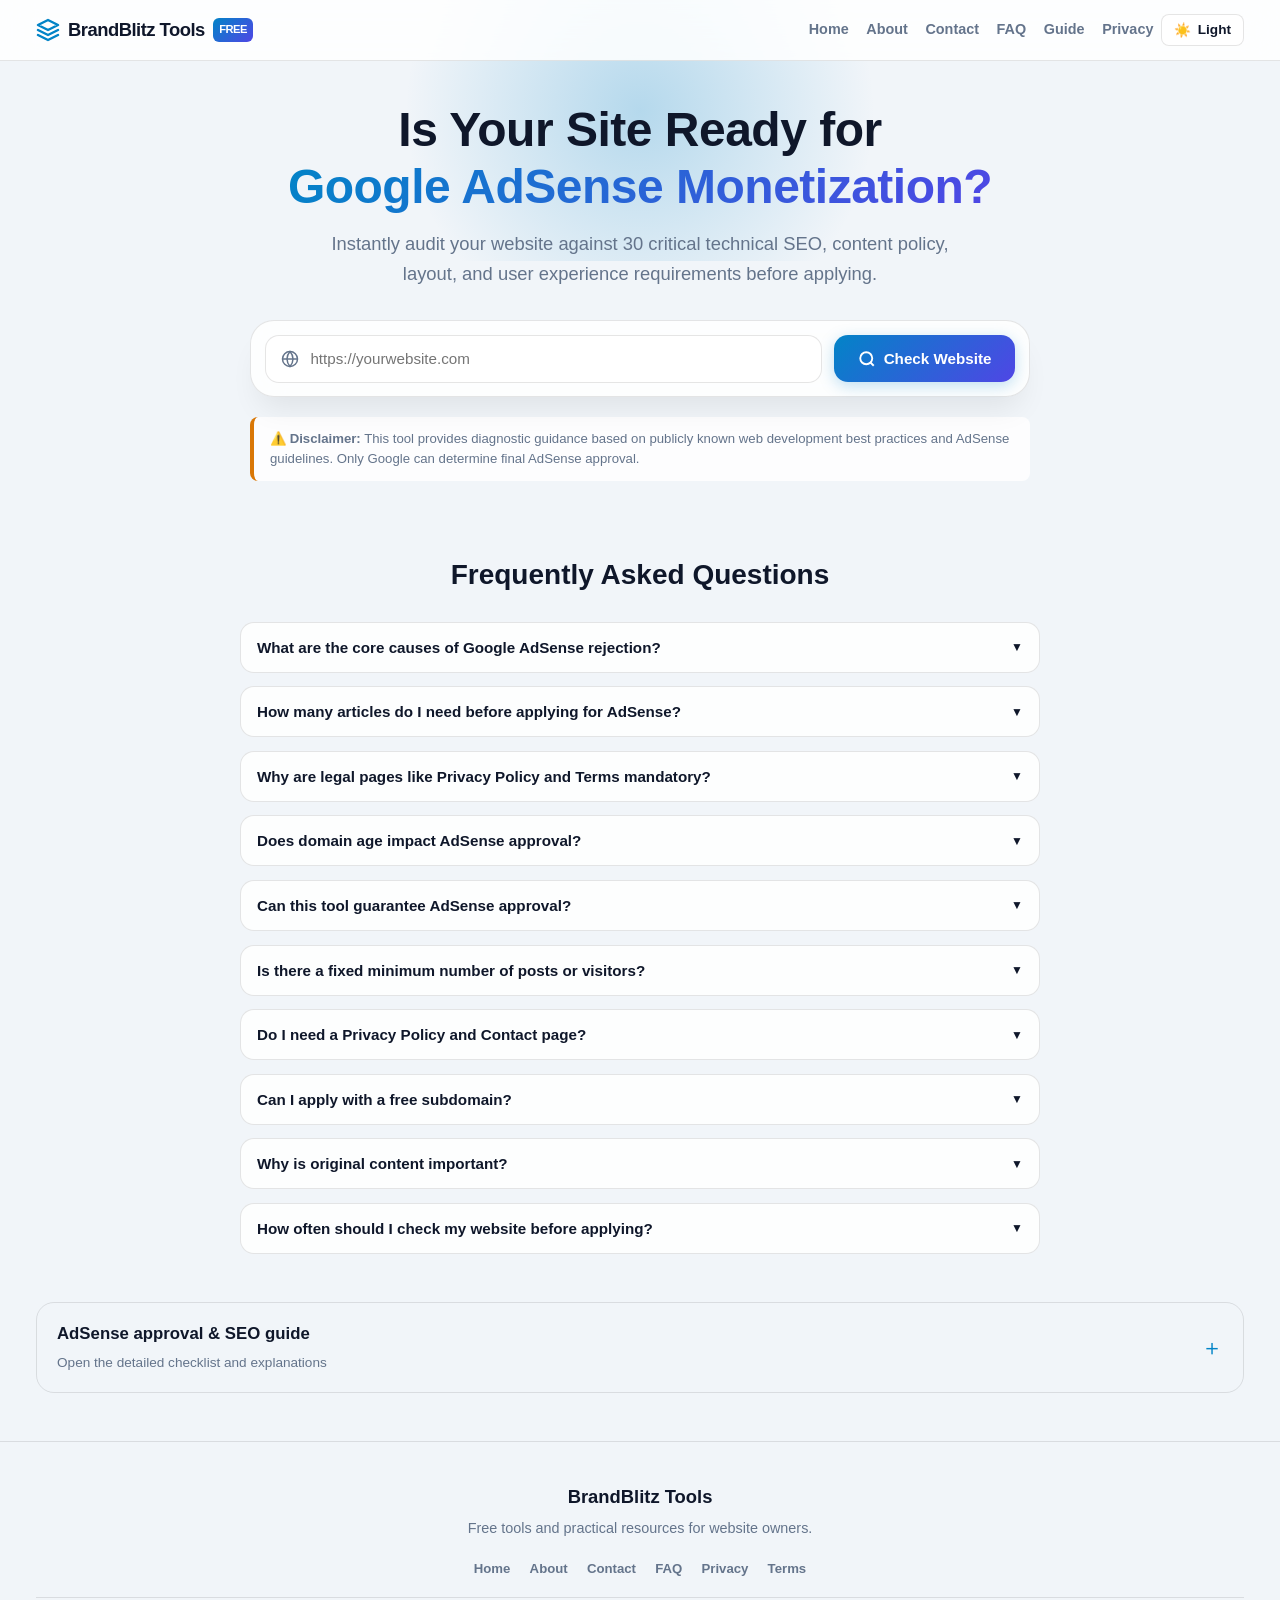
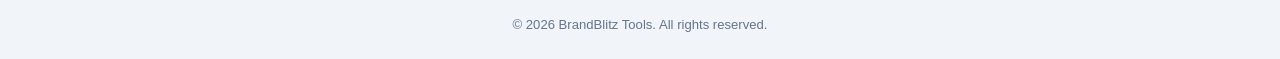
<file: index.html>
<!DOCTYPE html>
<html lang="en" data-theme="light">
<head><!-- Google tag (gtag.js) -->
<script async src="https://www.googletagmanager.com/gtag/js?id=G-FM1GMPGR39"></script>
<script>
  window.dataLayer = window.dataLayer || [];
  function gtag(){dataLayer.push(arguments);}
  gtag('js', new Date());

  gtag('config', 'G-FM1GMPGR39');
</script><meta name="google-site-verification" content="Bj_bHbPPWZ_OUAdt4limrKNjG6qY-SM1MMo9fuRTabA" />
  <meta charset="UTF-8">
  <meta name="viewport" content="width=device-width, initial-scale=1.0">
  <title>Google AdSense Readiness Checker & Site Audit Tool</title>
  <meta name="description" content="Free instant Google AdSense Readiness Audit Tool. Analyze your website for AdSense policy compliance, technical SEO, content depth, and site structure.">
  <meta name="keywords" content="AdSense checker, AdSense readiness tool, Google AdSense approval, SEO audit tool, policy compliance check">
  <meta name="robots" content="index, follow">
  <link rel="canonical" href="https://ssrweb197.github.io/google-adsense-checker/">

  <!-- Open Graph / Social Meta -->
  <meta property="og:type" content="website">
  <meta property="og:title" content="Google AdSense Readiness Checker & Site Audit Tool">
  <meta property="og:description" content="Check if your website is ready for Google AdSense monetization with our instant 30-point policy and SEO audit tool.">
  <meta property="og:image" content="https://ssrweb197.github.io/pdf-tools-hub/icon-512.png">
  
  <!-- Twitter Cards -->
  <meta name="twitter:card" content="summary_large_image">
  <meta name="twitter:title" content="Google AdSense Readiness Checker">
  <meta name="twitter:description" content="Comprehensive instant site audit for Google AdSense compliance and technical SEO readiness.">

  <!-- JSON-LD Structured Data: Breadcrumb -->
  <script type="application/ld+json">
  {
    "@context": "https://schema.org",
    "@type": "BreadcrumbList",
    "itemListElement": [{
      "@type": "ListItem",
      "position": 1,
      "name": "Home",
      "item": "https://ssrweb197.github.io/pdf-tools-hub/"
    },{
      "@type": "ListItem",
      "position": 2,
      "name": "Tools",
      "item": "https://ssrweb197.github.io/pdf-tools-hub/"
    },{
      "@type": "ListItem",
      "position": 3,
      "name": "AdSense Readiness Checker",
      "item": "https://ssrweb197.github.io/pdf-tools-hub/adsense-checker.html"
    }]
  }
  </script>

  <!-- JSON-LD Structured Data: FAQ Page -->
  <script type="application/ld+json">
  {
    "@context": "https://schema.org",
    "@type": "FAQPage",
    "mainEntity": [
      {
        "@type": "Question",
        "name": "What are the essential requirements for Google AdSense approval?",
        "acceptedAnswer": {
          "@type": "Answer",
          "text": "Google AdSense requires original, high-quality content, standard policy pages (About Us, Contact Us, Privacy Policy, Terms, Cookie Policy), HTTPS security, mobile responsiveness, clear navigation, and adherence to Google's Publisher Policies."
        }
      },
      {
        "@type": "Question",
        "name": "How long does Google AdSense take to review a website?",
        "acceptedAnswer": {
          "@type": "Answer",
          "text": "The review process typically takes anywhere from 24 hours to 2 weeks. Ensuring your site meets all technical, layout, and policy standards reduces the likelihood of rejection."
        }
      },
      {
        "@type": "Question",
        "name": "Does this tool guarantee AdSense approval?",
        "acceptedAnswer": {
          "@type": "Answer",
          "text": "No. This tool provides an automated diagnostic audit based on publicly known web best practices and AdSense guidelines. Final approval rests exclusively with Google's human reviewers and automated evaluation algorithms."
        }
      }
    ]
  }
  </script>

  <style>
    /* ==========================================================================
       1. CSS VARIABLES & THEMES (LIGHT MODE DEFAULT)
       ========================================================================== */
    :root {
      /* Colors - Light Theme Default */
      --bg-primary: #f1f5f9;
      --bg-secondary: #ffffff;
      --bg-card: rgba(255, 255, 255, 0.85);
      --bg-card-hover: rgba(255, 255, 255, 0.98);
      --border-color: rgba(0, 0, 0, 0.1);
      --text-main: #0f172a;
      --text-muted: #64748b;
      
      --primary: #0284c7;
      --primary-glow: rgba(2, 132, 199, 0.25);
      --accent: #4f46e5;
      
      --pass: #16a34a;
      --pass-bg: rgba(22, 163, 74, 0.1);
      --warning: #d97706;
      --warning-bg: rgba(217, 119, 6, 0.1);
      --fail: #dc2626;
      --fail-bg: rgba(220, 38, 38, 0.1);
      
      --radius-sm: 8px;
      --radius-md: 14px;
      --radius-lg: 24px;
      
      --shadow-main: 0 20px 30px -10px rgba(0, 0, 0, 0.08);
      --glass-backdrop: blur(16px);
      
      --transition: all 0.3s cubic-bezier(0.4, 0, 0.2, 1);
    }

    [data-theme="dark"] {
      /* Colors - Dark Theme Override */
      --bg-primary: #0b0f19;
      --bg-secondary: #111827;
      --bg-card: rgba(30, 41, 59, 0.7);
      --bg-card-hover: rgba(30, 41, 59, 0.9);
      --border-color: rgba(255, 255, 255, 0.12);
      --text-main: #f8fafc;
      --text-muted: #94a3b8;
      
      --primary: #38bdf8;
      --primary-glow: rgba(56, 189, 248, 0.35);
      --accent: #818cf8;
      
      --pass: #22c55e;
      --pass-bg: rgba(34, 197, 94, 0.15);
      --warning: #f59e0b;
      --warning-bg: rgba(245, 158, 11, 0.15);
      --fail: #ef4444;
      --fail-bg: rgba(239, 68, 68, 0.15);
      
      --shadow-main: 0 20px 40px -15px rgba(0, 0, 0, 0.5);
    }

    /* ==========================================================================
       2. BASE & RESET
       ========================================================================== */
    *, *::before, *::after {
      box-sizing: border-box;
      margin: 0;
      padding: 0;
    }

    html {
      scroll-behavior: smooth;
      font-family: -apple-system, BlinkMacSystemFont, "Segoe UI", Roboto, Helvetica, Arial, sans-serif;
    }

    body {
      background-color: var(--bg-primary);
      color: var(--text-main);
      line-height: 1.6;
      min-height: 100vh;
      overflow-x: hidden;
      transition: background-color 0.4s ease, color 0.4s ease;
    }

    .container {
      width: 100%;
      max-width: 1240px;
      margin: 0 auto;
      padding: 0 1rem;
    }

    a {
      color: var(--primary);
      text-decoration: none;
      transition: var(--transition);
    }

    a:hover {
      text-decoration: underline;
    }

    /* ==========================================================================
       3. NAVIGATION & HEADER
       ========================================================================== */
    .navbar {
      position: sticky;
      top: 0;
      z-index: 100;
      background: var(--bg-card);
      backdrop-filter: var(--glass-backdrop);
      -webkit-backdrop-filter: var(--glass-backdrop);
      border-bottom: 1px solid var(--border-color);
      padding: 0.85rem 0;
    }

    .nav-container {
      display: flex;
      justify-content: space-between;
      align-items: center;
      gap: 0.5rem;
    }

    .logo {
      display: flex;
      align-items: center;
      gap: 0.5rem;
      font-weight: 800;
      font-size: 1.15rem;
      letter-spacing: -0.5px;
      color: var(--text-main);
      white-space: nowrap;
    }

    .logo-badge {
      background: linear-gradient(135deg, var(--primary), var(--accent));
      color: #fff;
      font-size: 0.7rem;
      padding: 0.2rem 0.4rem;
      border-radius: 6px;
      font-weight: 700;
      text-transform: uppercase;
    }

    .nav-actions {
      display: flex;
      align-items: center;
      gap: 0.5rem;
    }

    .theme-toggle {
      background: var(--bg-secondary);
      border: 1px solid var(--border-color);
      color: var(--text-main);
      padding: 0.45rem 0.75rem;
      border-radius: var(--radius-sm);
      cursor: pointer;
      display: flex;
      align-items: center;
      gap: 0.4rem;
      font-size: 0.85rem;
      font-weight: 600;
      transition: var(--transition);
      white-space: nowrap;
    }

    .theme-toggle:hover {
      border-color: var(--primary);
    }


    .guide-section{margin:2rem 0}
    .guide-details{background:var(--card-bg);border:1px solid var(--border-color);border-radius:18px;overflow:hidden}
    .guide-details>summary{list-style:none;display:flex;align-items:center;justify-content:space-between;gap:1rem;padding:1.15rem 1.25rem;cursor:pointer;color:var(--text-main)}
    .guide-details>summary::-webkit-details-marker{display:none}
    .guide-details>summary strong{display:block;font-size:1.05rem}
    .guide-details>summary small{display:block;margin-top:.25rem;color:var(--text-muted);font-size:.85rem}
    .guide-chevron{font-size:1.4rem;color:var(--primary)}
    .guide-details[open] .guide-chevron{transform:rotate(45deg)}
    .guide-details .seo-article{margin:0;border:0;border-radius:0;box-shadow:none}
    .site-footer{margin-top:3rem;padding:2.5rem 0 1.5rem;background:var(--card-bg);border-top:1px solid var(--border-color);color:var(--text-muted)}
    .footer-inner{display:grid;gap:1.1rem;text-align:center}
    .footer-brand strong{display:block;color:var(--text-main);font-size:1.15rem}
    .footer-brand span{display:block;margin-top:.35rem;font-size:.9rem}
    .footer-links{display:flex;flex-wrap:wrap;justify-content:center;gap:.6rem 1.2rem}
    .footer-links a{color:var(--text-muted);font-weight:600}
    .footer-links a:hover{color:var(--primary)}
    .footer-copy{margin:0;padding-top:1rem;border-top:1px solid var(--border-color);font-size:.82rem}
    @media(max-width:760px){.guide-details>summary{padding:1rem}.guide-details .seo-article{padding:1.1rem}.footer-links{gap:.75rem 1rem}}
    .nav-menu{display:flex;align-items:center;gap:clamp(.55rem,1.5vw,1.1rem)}
    .nav-menu a{color:var(--text-muted);font-size:.9rem;font-weight:600;white-space:nowrap}
    .nav-menu a:hover{color:var(--primary);text-decoration:none}
    .menu-toggle{display:none;background:var(--bg-secondary);border:1px solid var(--border-color);color:var(--text-main);padding:.55rem .7rem;border-radius:var(--radius-sm);font-weight:700}
    @media(max-width:760px){
      .navbar{padding:.65rem 0}
      .nav-container{position:relative;flex-wrap:wrap;gap:.55rem}
      .logo{font-size:1rem;max-width:calc(100% - 125px)}
      .logo-badge{font-size:.62rem}
      .nav-actions{margin-left:auto;gap:.4rem}
      .menu-toggle{display:flex;align-items:center;gap:.35rem}
      .theme-toggle{padding:.55rem .65rem;font-size:.8rem}
      .nav-menu{display:none;order:3;flex:0 0 100%;width:100%;padding:.55rem 0 .2rem;border-top:1px solid var(--border-color);flex-direction:column;align-items:stretch;gap:0}
      .nav-menu.open{display:flex}
      .nav-menu a{padding:.7rem .35rem;border-bottom:1px solid var(--border-color);font-size:.95rem}
      .hero-section{padding:1.5rem 0 1rem}
      .hero-title{font-size:clamp(1.55rem,7vw,2.2rem)}
      .hero-subtitle{margin-bottom:1.25rem}
      .seo-article{margin:1.5rem 0;padding:1.1rem;font-size:.9rem}
      .faq-section{margin:2rem 0}
    }
    @media(max-width:380px){
      .logo{font-size:.9rem;gap:.35rem}
      .logo svg{width:21px;height:21px}
      .logo-badge{display:none}
      .menu-toggle span{display:none}
    }

    /* ==========================================================================
       4. HERO & AUDIT INPUT SECTION
       ========================================================================== */
    .hero-section {
      padding: 2.5rem 0 1.5rem;
      text-align: center;
      position: relative;
    }

    .hero-glow {
      position: absolute;
      top: -100px;
      left: 50%;
      transform: translateX(-50%);
      width: 100%;
      max-width: 600px;
      height: 300px;
      background: radial-gradient(circle, var(--primary-glow) 0%, rgba(0,0,0,0) 70%);
      pointer-events: none;
      z-index: -1;
    }

    .hero-title {
      font-size: clamp(1.6rem, 5vw, 3rem);
      font-weight: 900;
      line-height: 1.2;
      margin-bottom: 0.85rem;
      letter-spacing: -0.5px;
    }

    .gradient-text {
      background: linear-gradient(135deg, var(--primary), var(--accent));
      -webkit-background-clip: text;
      -webkit-text-fill-color: transparent;
    }

    .hero-subtitle {
      font-size: clamp(0.95rem, 2.5vw, 1.15rem);
      color: var(--text-muted);
      max-width: 680px;
      margin: 0 auto 2rem;
      padding: 0 0.5rem;
    }

    .audit-box {
      width: 100%;
      max-width: 780px;
      margin: 0 auto;
      background: var(--bg-card);
      backdrop-filter: var(--glass-backdrop);
      -webkit-backdrop-filter: var(--glass-backdrop);
      border: 1px solid var(--border-color);
      border-radius: var(--radius-lg);
      padding: 0.85rem;
      box-shadow: var(--shadow-main);
      display: flex;
      flex-direction: column;
      gap: 0.75rem;
    }

    @media (min-width: 640px) {
      .audit-box {
        flex-direction: row;
        align-items: center;
      }
    }

    .audit-input-group {
      flex: 1;
      width: 100%;
      position: relative;
      display: flex;
      align-items: center;
    }

    .audit-input-icon {
      position: absolute;
      left: 1rem;
      color: var(--text-muted);
      pointer-events: none;
    }

    .audit-input {
      width: 100%;
      padding: 0.9rem 1rem 0.9rem 2.8rem;
      background: var(--bg-secondary);
      border: 1px solid var(--border-color);
      border-radius: var(--radius-md);
      color: var(--text-main);
      font-size: 0.95rem;
      outline: none;
      transition: var(--transition);
    }

    .audit-input:focus {
      border-color: var(--primary);
      box-shadow: 0 0 0 3px var(--primary-glow);
    }

    .btn-audit {
      width: 100%;
      background: linear-gradient(135deg, var(--primary), var(--accent));
      color: #ffffff;
      border: none;
      padding: 0.9rem 1.5rem;
      border-radius: var(--radius-md);
      font-size: 0.95rem;
      font-weight: 700;
      cursor: pointer;
      display: flex;
      align-items: center;
      justify-content: center;
      gap: 0.5rem;
      transition: var(--transition);
      box-shadow: 0 4px 15px var(--primary-glow);
      white-space: nowrap;
    }

    @media (min-width: 640px) {
      .btn-audit {
        width: auto;
      }
    }

    .btn-audit:hover {
      transform: translateY(-2px);
      box-shadow: 0 8px 25px var(--primary-glow);
    }

    .disclaimer-banner {
      margin-top: 1.25rem;
      background: var(--bg-card);
      border-left: 4px solid var(--warning);
      padding: 0.75rem 1rem;
      border-radius: var(--radius-sm);
      max-width: 780px;
      margin-left: auto;
      margin-right: auto;
      text-align: left;
      font-size: 0.825rem;
      color: var(--text-muted);
      line-height: 1.5;
    }

    /* ==========================================================================
       5. LOADING ANIMATION
       ========================================================================== */
    .loading-container {
      display: none;
      margin: 2.5rem auto;
      text-align: center;
      max-width: 500px;
      padding: 0 1rem;
    }

    .spinner {
      width: 50px;
      height: 50px;
      border: 4px solid var(--border-color);
      border-top: 4px solid var(--primary);
      border-radius: 50%;
      animation: spin 1s linear infinite;
      margin: 0 auto 1.25rem;
    }

    @keyframes spin {
      0% { transform: rotate(0deg); }
      100% { transform: rotate(360deg); }
    }

    .loading-status {
      font-weight: 600;
      font-size: 1.05rem;
      margin-bottom: 0.4rem;
    }

    .progress-bar-bg {
      width: 100%;
      height: 8px;
      background: var(--bg-secondary);
      border-radius: 10px;
      overflow: hidden;
      margin-top: 1rem;
    }

    .progress-bar-fill {
      height: 100%;
      width: 0%;
      background: linear-gradient(90deg, var(--primary), var(--accent));
      transition: width 0.2s ease;
    }

    /* ==========================================================================
       6. DASHBOARD & RESULTS SECTION
       ========================================================================== */
    .dashboard {
      display: none;
      margin: 2rem 0 3rem;
      animation: fadeIn 0.4s ease-in-out;
    }

    @keyframes fadeIn {
      from { opacity: 0; transform: translateY(12px); }
      to { opacity: 1; transform: translateY(0); }
    }

    .action-toolbar {
      display: flex;
      flex-direction: column;
      gap: 1rem;
      margin-bottom: 1.5rem;
      background: var(--bg-card);
      backdrop-filter: var(--glass-backdrop);
      -webkit-backdrop-filter: var(--glass-backdrop);
      padding: 1rem;
      border-radius: var(--radius-md);
      border: 1px solid var(--border-color);
    }

    @media (min-width: 768px) {
      .action-toolbar {
        flex-direction: row;
        justify-content: space-between;
        align-items: center;
      }
    }

    .target-url-display {
      font-weight: 700;
      font-size: 1.05rem;
      word-break: break-all;
    }

    .toolbar-buttons {
      display: flex;
      flex-wrap: wrap;
      gap: 0.4rem;
    }

    .btn-tool {
      flex: 1;
      min-width: 110px;
      background: var(--bg-secondary);
      border: 1px solid var(--border-color);
      color: var(--text-main);
      padding: 0.5rem 0.75rem;
      border-radius: var(--radius-sm);
      font-size: 0.8rem;
      font-weight: 600;
      cursor: pointer;
      display: flex;
      align-items: center;
      justify-content: center;
      gap: 0.3rem;
      transition: var(--transition);
    }

    .btn-tool:hover {
      background: var(--primary);
      color: #fff;
      border-color: var(--primary);
    }

    /* Summary Grid */
    .summary-grid {
      display: grid;
      grid-template-columns: repeat(auto-fit, minmax(220px, 1fr));
      gap: 1rem;
      margin-bottom: 2rem;
    }

    .summary-card {
      background: var(--bg-card);
      backdrop-filter: var(--glass-backdrop);
      -webkit-backdrop-filter: var(--glass-backdrop);
      border: 1px solid var(--border-color);
      border-radius: var(--radius-md);
      padding: 1.25rem;
      display: flex;
      align-items: center;
      gap: 1rem;
      box-shadow: var(--shadow-main);
    }

    .score-card {
      grid-column: 1 / -1;
      justify-content: center;
      text-align: center;
    }

    @media (min-width: 640px) {
      .score-card {
        grid-column: span 1;
        justify-content: space-around;
        text-align: left;
      }
    }

    /* Circular SVG Gauge */
    .score-gauge {
      position: relative;
      width: 100px;
      height: 100px;
      flex-shrink: 0;
    }

    .score-gauge svg {
      width: 100%;
      height: 100%;
      transform: rotate(-90deg);
    }

    .score-gauge circle {
      fill: none;
      stroke-width: 10;
      stroke-linecap: round;
    }

    .gauge-bg {
      stroke: var(--bg-secondary);
    }

    .gauge-fill {
      stroke: var(--primary);
      stroke-dasharray: 283;
      stroke-dashoffset: 283;
      transition: stroke-dashoffset 1.5s ease-in-out, stroke 0.5s ease;
    }

    .score-number {
      position: absolute;
      top: 50%;
      left: 50%;
      transform: translate(-50%, -50%);
      font-size: 1.5rem;
      font-weight: 800;
    }

    .metric-icon {
      width: 45px;
      height: 45px;
      border-radius: 12px;
      display: flex;
      align-items: center;
      justify-content: center;
      font-size: 1.3rem;
      flex-shrink: 0;
    }

    .metric-icon.pass { background: var(--pass-bg); color: var(--pass); }
    .metric-icon.warning { background: var(--warning-bg); color: var(--warning); }
    .metric-icon.fail { background: var(--fail-bg); color: var(--fail); }

    .metric-info .val {
      font-size: 1.5rem;
      font-weight: 800;
      line-height: 1.2;
    }

    .metric-info .lbl {
      font-size: 0.8rem;
      color: var(--text-muted);
    }

    /* Controls: Filter & Search */
    .controls-row {
      display: flex;
      flex-direction: column;
      gap: 1rem;
      margin-bottom: 1.5rem;
    }

    @media (min-width: 768px) {
      .controls-row {
        flex-direction: row;
        justify-content: space-between;
        align-items: center;
      }
    }

    .filter-pills {
      display: flex;
      flex-wrap: wrap;
      gap: 0.4rem;
    }

    .pill {
      background: var(--bg-card);
      border: 1px solid var(--border-color);
      color: var(--text-muted);
      padding: 0.35rem 0.85rem;
      border-radius: 30px;
      font-size: 0.8rem;
      font-weight: 600;
      cursor: pointer;
      transition: var(--transition);
    }

    .pill.active, .pill:hover {
      background: var(--primary);
      color: #fff;
      border-color: var(--primary);
    }

    .search-box {
      position: relative;
      width: 100%;
    }

    @media (min-width: 768px) {
      .search-box {
        width: 260px;
      }
    }

    .search-box input {
      width: 100%;
      padding: 0.5rem 1rem 0.5rem 2.2rem;
      background: var(--bg-card);
      border: 1px solid var(--border-color);
      border-radius: 20px;
      color: var(--text-main);
      font-size: 0.85rem;
      outline: none;
    }

    .search-box input:focus {
      border-color: var(--primary);
    }

    .search-icon {
      position: absolute;
      left: 0.8rem;
      top: 50%;
      transform: translateY(-50%);
      font-size: 0.85rem;
      color: var(--text-muted);
    }

    /* Checks Grid */
    .checks-grid {
      display: grid;
      grid-template-columns: 1fr;
      gap: 1rem;
      margin-bottom: 2.5rem;
    }

    @media (min-width: 640px) {
      .checks-grid {
        grid-template-columns: repeat(auto-fill, minmax(320px, 1fr));
      }
    }

    .check-card {
      background: var(--bg-card);
      backdrop-filter: var(--glass-backdrop);
      -webkit-backdrop-filter: var(--glass-backdrop);
      border: 1px solid var(--border-color);
      border-radius: var(--radius-md);
      padding: 1.15rem;
      transition: var(--transition);
      position: relative;
      overflow: hidden;
    }

    .check-card:hover {
      transform: translateY(-2px);
      box-shadow: var(--shadow-main);
      border-color: rgba(255, 255, 255, 0.2);
    }

    .check-card::before {
      content: '';
      position: absolute;
      top: 0;
      left: 0;
      width: 4px;
      height: 100%;
    }

    .check-card.status-pass::before { background: var(--pass); }
    .check-card.status-warning::before { background: var(--warning); }
    .check-card.status-fail::before { background: var(--fail); }

    .check-header {
      display: flex;
      justify-content: space-between;
      align-items: center;
      margin-bottom: 0.6rem;
      gap: 0.5rem;
    }

    .check-title {
      font-weight: 700;
      font-size: 0.95rem;
    }

    .badge {
      font-size: 0.65rem;
      font-weight: 800;
      padding: 0.2rem 0.5rem;
      border-radius: 20px;
      text-transform: uppercase;
      white-space: nowrap;
    }

    .badge-pass { background: var(--pass-bg); color: var(--pass); }
    .badge-warning { background: var(--warning-bg); color: var(--warning); }
    .badge-fail { background: var(--fail-bg); color: var(--fail); }

    .check-description {
      font-size: 0.825rem;
      color: var(--text-muted);
      margin-bottom: 0.75rem;
    }

    .check-recommendation {
      background: var(--bg-secondary);
      padding: 0.6rem 0.75rem;
      border-radius: var(--radius-sm);
      font-size: 0.775rem;
      color: var(--text-main);
      border-left: 2px solid var(--primary);
    }

    /* Recommendations Dashboard Section */
    .recommendations-section {
      background: var(--bg-card);
      border: 1px solid var(--border-color);
      border-radius: var(--radius-lg);
      padding: 1.5rem;
      margin-bottom: 2.5rem;
    }

    .section-title {
      font-size: 1.25rem;
      font-weight: 800;
      margin-bottom: 1.25rem;
    }

    .rec-tabs {
      display: flex;
      gap: 0.5rem;
      border-bottom: 1px solid var(--border-color);
      margin-bottom: 1.25rem;
      overflow-x: auto;
      padding-bottom: 0.25rem;
      -webkit-overflow-scrolling: touch;
    }

    .rec-tab {
      padding: 0.5rem 0.75rem;
      font-weight: 600;
      font-size: 0.85rem;
      color: var(--text-muted);
      cursor: pointer;
      border-bottom: 2px solid transparent;
      white-space: nowrap;
      transition: var(--transition);
    }

    .rec-tab.active {
      color: var(--primary);
      border-bottom-color: var(--primary);
    }

    .rec-content {
      display: none;
    }

    .rec-content.active {
      display: block;
    }

    .rec-list {
      list-style: none;
      display: grid;
      gap: 0.85rem;
    }

    .rec-item {
      display: flex;
      align-items: flex-start;
      gap: 0.6rem;
      background: var(--bg-secondary);
      padding: 0.85rem;
      border-radius: var(--radius-sm);
      font-size: 0.875rem;
    }

    .rec-bullet {
      color: var(--primary);
      font-size: 1.1rem;
      line-height: 1;
    }

    /* ==========================================================================
       7. FAQ ACCORDION SECTION
       ========================================================================== */
    .faq-section {
      margin: 3rem 0;
    }

    .faq-grid {
      max-width: 800px;
      margin: 0 auto;
      display: grid;
      gap: 0.85rem;
    }

    .faq-item {
      background: var(--bg-card);
      border: 1px solid var(--border-color);
      border-radius: var(--radius-md);
      overflow: hidden;
    }

    .faq-question {
      width: 100%;
      text-align: left;
      padding: 1rem;
      background: transparent;
      border: none;
      color: var(--text-main);
      font-weight: 700;
      font-size: 0.95rem;
      cursor: pointer;
      display: flex;
      justify-content: space-between;
      align-items: center;
      gap: 0.5rem;
    }

    .faq-answer {
      max-height: 0;
      overflow: hidden;
      padding: 0 1rem;
      color: var(--text-muted);
      font-size: 0.875rem;
      transition: max-height 0.3s ease, padding 0.3s ease;
    }

    .faq-item.open .faq-answer {
      max-height: 250px;
      padding: 0 1rem 1rem 1rem;
    }

    .faq-icon {
      transition: transform 0.3s ease;
      font-size: 0.75rem;
    }

    .faq-item.open .faq-icon {
      transform: rotate(180deg);
    }

    /* ==========================================================================
       8. SEO RICH CONTENT ARTICLE
       ========================================================================== */
    .seo-article {
      background: var(--bg-card);
      border: 1px solid var(--border-color);
      border-radius: var(--radius-lg);
      padding: 1.5rem;
      margin: 3rem 0;
      line-height: 1.7;
      color: var(--text-muted);
      font-size: 0.925rem;
    }

    @media (min-width: 768px) {
      .seo-article {
        padding: 2.5rem;
      }
    }

    .seo-article h2 {
      color: var(--text-main);
      font-size: 1.4rem;
      margin: 1.75rem 0 0.75rem;
    }

    .seo-article h3 {
      color: var(--text-main);
      font-size: 1.15rem;
      margin: 1.25rem 0 0.5rem;
    }

    .seo-article p {
      margin-bottom: 1rem;
    }

    .seo-article ul, .seo-article ol {
      margin: 0 0 1rem 1.25rem;
    }

    .seo-article li {
      margin-bottom: 0.4rem;
    }

    /* ==========================================================================
       9. TOAST NOTIFICATION & FOOTER
       ========================================================================== */
    .toast-container {
      position: fixed;
      bottom: 1.5rem;
      right: 1.5rem;
      left: 1.5rem;
      z-index: 1000;
      pointer-events: none;
      display: flex;
      flex-direction: column;
      align-items: flex-end;
    }

    @media (min-width: 640px) {
      .toast-container {
        left: auto;
      }
    }

    .toast {
      pointer-events: auto;
      background: var(--bg-secondary);
      color: var(--text-main);
      border: 1px solid var(--primary);
      padding: 0.75rem 1rem;
      border-radius: var(--radius-sm);
      box-shadow: var(--shadow-main);
      font-weight: 600;
      font-size: 0.85rem;
      display: flex;
      align-items: center;
      gap: 0.5rem;
      animation: slideIn 0.3s ease forwards;
      margin-top: 0.5rem;
    }

    @keyframes slideIn {
      from { transform: translateY(100%); opacity: 0; }
      to { transform: translateY(0); opacity: 1; }
    }

    footer {
      border-top: 1px solid var(--border-color);
      padding: 2rem 0;
      text-align: center;
      color: var(--text-muted);
      font-size: 0.825rem;
    }

    /* ==========================================================================
       10. PRINT STYLES
       ========================================================================== */
    @media print {
      body {
        background: #fff !important;
        color: #000 !important;
      }
      .navbar, .hero-section, .faq-section, .seo-article, footer, .controls-row, .action-toolbar {
        display: none !important;
      }
      .dashboard {
        display: block !important;
      }
      .check-card {
        border: 1px solid #ccc !important;
        break-inside: avoid;
      }
    }
  </style>
</head>
<body>

  <!-- NAVIGATION -->
  <nav class="navbar">
    <div class="container nav-container">
      <div class="logo">
        <svg width="24" height="24" viewBox="0 0 24 24" fill="none" stroke="currentColor" stroke-width="2.5" stroke-linecap="round" stroke-linejoin="round" style="color:var(--primary)"><polygon points="12 2 2 7 12 12 22 7 12 2"></polygon><polyline points="2 17 12 22 22 17"></polyline><polyline points="2 12 12 17 22 12"></polyline></svg>
        <span>BrandBlitz Tools</span>
        <span class="logo-badge">FREE</span>
      </div>
      <div class="nav-actions">
        <button class="menu-toggle" id="menuToggleBtn" type="button" aria-expanded="false" aria-controls="primaryNav">☰ <span>Menu</span></button>
        <div class="nav-menu" id="primaryNav">
          <a href="index.html">Home</a>
          <a href="about.html">About</a>
          <a href="contact.html">Contact</a>
          <a href="#faq">FAQ</a>
          <a href="#guide">Guide</a>
          <a href="privacy-policy.html">Privacy</a>
        </div>
        <button class="theme-toggle" id="themeToggleBtn" aria-label="Toggle theme">
          <span id="themeIcon">☀️</span><span id="themeText">Light</span>
        </button>
      </div>
    </div>
  </nav>

  <main class="container">
    <!-- HERO SECTION -->
    <section class="hero-section">
      <div class="hero-glow"></div>
      <h1 class="hero-title">Is Your Site Ready for <br><span class="gradient-text">Google AdSense Monetization?</span></h1>
      <p class="hero-subtitle">Instantly audit your website against 30 critical technical SEO, content policy, layout, and user experience requirements before applying.</p>

      <form id="auditForm" onsubmit="event.preventDefault(); startAudit();">
        <div class="audit-box">
          <div class="audit-input-group">
            <svg class="audit-input-icon" width="18" height="18" viewBox="0 0 24 24" fill="none" stroke="currentColor" stroke-width="2"><circle cx="12" cy="12" r="10"></circle><line x1="2" y1="12" x2="22" y2="12"></line><path d="M12 2a15.3 15.3 0 0 1 4 10 15.3 15.3 0 0 1-4 10 15.3 15.3 0 0 1-4-10 15.3 15.3 0 0 1 4-10z"></path></svg>
            <input type="url" id="targetUrl" class="audit-input" placeholder="https://yourwebsite.com" required>
          </div>
          <button type="submit" class="btn-audit">
            <svg width="18" height="18" viewBox="0 0 24 24" fill="none" stroke="currentColor" stroke-width="2.5"><circle cx="11" cy="11" r="8"></circle><line x1="21" y1="21" x2="16.65" y2="16.65"></line></svg>
            Check Website
          </button>
        </div>
      </form>

      <div class="disclaimer-banner">
        <strong>⚠️ Disclaimer:</strong> This tool provides diagnostic guidance based on publicly known web development best practices and AdSense guidelines. Only Google can determine final AdSense approval.
      </div>
    </section>

    <!-- LOADING SCREEN -->
    <div class="loading-container" id="loadingContainer">
      <div class="spinner"></div>
      <div class="loading-status" id="loadingStatusText">Connecting to target server...</div>
      <div style="font-size: 0.8rem; color: var(--text-muted);" id="loadingStep">Initializing security handshake...</div>
      <div class="progress-bar-bg">
        <div class="progress-bar-fill" id="loadingProgressBar"></div>
      </div>
    </div>

    <!-- DASHBOARD RESULTS -->
    <section class="dashboard" id="dashboardContainer">
      
      <!-- Action Toolbar -->
      <div class="action-toolbar">
        <div>
          <span style="color: var(--text-muted); font-size: 0.8rem;">Audit Report for:</span>
          <div class="target-url-display" id="reportUrlDisplay">https://example.com</div>
        </div>
        <div class="toolbar-buttons">
          <button class="btn-tool" onclick="window.print()">🖨️ Print</button>
          <button class="btn-tool" onclick="copyReportSummary()">📋 Copy</button>
          <button class="btn-tool" onclick="shareReport()">🔗 Share</button>
          <button class="btn-tool" onclick="downloadHTMLReport()">⬇️ HTML</button>
        </div>
      </div>

      <!-- Summary Score Overview -->
      <div class="summary-grid">
        <div class="summary-card score-card">
          <div class="score-gauge">
            <svg viewBox="0 0 100 100">
              <circle class="gauge-bg" cx="50" cy="50" r="45"></circle>
              <circle class="gauge-fill" id="scoreGaugeFill" cx="50" cy="50" r="45"></circle>
            </svg>
            <div class="score-number" id="overallScoreVal">0</div>
          </div>
          <div>
            <h3 style="font-size: 1.1rem; font-weight: 800;">ToolMitra preliminary score</h3>
            <p style="font-size: 0.8rem; color: var(--text-muted);" id="scoreRatingText">Calculating status...</p>
          </div>
        </div>

        <div class="summary-card">
          <div class="metric-icon pass">✓</div>
          <div class="metric-info">
            <div class="val" id="countPass">0</div>
            <div class="lbl">Passed Checks</div>
          </div>
        </div>

        <div class="summary-card">
          <div class="metric-icon warning">!</div>
          <div class="metric-info">
            <div class="val" id="countWarning">0</div>
            <div class="lbl">Warnings</div>
          </div>
        </div>

        <div class="summary-card">
          <div class="metric-icon fail">✕</div>
          <div class="metric-info">
            <div class="val" id="countFail">0</div>
            <div class="lbl">Failed Checks</div>
          </div>
        </div>
      </div>

      <!-- Filter Controls & Search -->
      <div class="controls-row">
        <div class="filter-pills">
          <button class="pill active" onclick="filterChecks('all', this)">All (30)</button>
          <button class="pill" onclick="filterChecks('pass', this)">Passed</button>
          <button class="pill" onclick="filterChecks('warning', this)">Warnings</button>
          <button class="pill" onclick="filterChecks('fail', this)">Failed</button>
        </div>
        <div class="search-box">
          <span class="search-icon">🔍</span>
          <input type="text" id="searchInput" placeholder="Search checks..." oninput="searchChecks()">
        </div>
      </div>

      <!-- Check Items Grid -->
      <div class="checks-grid" id="checksGridContainer">
        <!-- Dynamically Generated via JS -->
      </div>

      <!-- Detailed Recommendations Dashboard -->
      <div class="recommendations-section">
        <h2 class="section-title">💡 Strategic Approval & SEO Recommendations</h2>
        <div class="rec-tabs">
          <div class="rec-tab active" onclick="switchRecTab(0, this)">AdSense Approval Tips</div>
          <div class="rec-tab" onclick="switchRecTab(1, this)">SEO & Core Web Vitals</div>
          <div class="rec-tab" onclick="switchRecTab(2, this)">Content Quality Strategy</div>
          <div class="rec-tab" onclick="switchRecTab(3, this)">Ad Placement Strategy</div>
        </div>

        <div class="rec-content active" id="recTab0">
          <ul class="rec-list">
            <li class="rec-item"><span class="rec-bullet">▸</span><div><strong>Clear Site Navigation:</strong> Place standard HTML menus in the header and footer. Avoid orphan pages.</div></li>
            <li class="rec-item"><span class="rec-bullet">▸</span><div><strong>Publish Key Legal Pages:</strong> Google strictly enforces the presence of standard About, Contact, Privacy Policy, and Terms pages.</div></li>
            <li class="rec-item"><span class="rec-bullet">▸</span><div><strong>Unique Value Proposition:</strong> Ensure content is not scraped or aggregated. Write unique, human-authored content.</div></li>
          </ul>
        </div>

        <div class="rec-content" id="recTab1">
          <ul class="rec-list">
            <li class="rec-item"><span class="rec-bullet">▸</span><div><strong>Optimize Largest Contentful Paint (LCP):</strong> Keep main banner image and hero text load time under 2.5 seconds.</div></li>
            <li class="rec-item"><span class="rec-bullet">▸</span><div><strong>Implement Schema Markup:</strong> Add Organization, Article, and WebSite JSON-LD to assist search engine indexing.</div></li>
            <li class="rec-item"><span class="rec-bullet">▸</span><div><strong>Fix Cumulative Layout Shift (CLS):</strong> Reserve fixed height dimensions for ad units and responsive images.</div></li>
          </ul>
        </div>

        <div class="rec-content" id="recTab2">
          <ul class="rec-list">
            <li class="rec-item"><span class="rec-bullet">▸</span><div><strong>Substantial Content Length:</strong> Aim for articles over 800–1,200 words per post to establish domain authority.</div></li>
            <li class="rec-item"><span class="rec-bullet">▸</span><div><strong>Readability & Hierarchy:</strong> Use H2 and H3 subheadings with short paragraphs to lower bounce rates.</div></li>
            <li class="rec-item"><span class="rec-bullet">▸</span><div><strong>Eliminate Placeholder Content:</strong> Remove any "Lorem Ipsum", draft posts, or empty categories.</div></li>
          </ul>
        </div>

        <div class="rec-content" id="recTab3">
          <ul class="rec-list">
            <li class="rec-item"><span class="rec-bullet">▸</span><div><strong>Maintain Above-the-Fold Ratio:</strong> Do not crowd top header space with excessive banner units. Keep main content visible instantly.</div></li>
            <li class="rec-item"><span class="rec-bullet">▸</span><div><strong>Avoid Accidental Clicks:</strong> Ensure ad blocks are clearly labeled and separated from navigation buttons and links.</div></li>
            <li class="rec-item"><span class="rec-bullet">▸</span><div><strong>Sticky Ads Guidance:</strong> Use sticky footer anchor ads only when compliant with AdSense layout policies.</div></li>
          </ul>
        </div>
      </div>

    </section>

    <!-- FAQ SECTION -->
    <section class="faq-section" id="faq">
      <h2 style="text-align: center; font-size: 1.75rem; margin-bottom: 1.5rem;">Frequently Asked Questions</h2>
      <div class="faq-grid">
        <div class="faq-item">
          <button class="faq-question" onclick="toggleFaq(this)">
            What are the core causes of Google AdSense rejection?
            <span class="faq-icon">▼</span>
          </button>
          <div class="faq-answer">
            <p>The primary causes for rejection include "Low Value Content", lack of unique text, missing policy pages (Privacy Policy, About Us, Contact), copyright issues, bad navigation structure, and insufficient site age or traffic in restricted regions.</p>
          </div>
        </div>

        <div class="faq-item">
          <button class="faq-question" onclick="toggleFaq(this)">
            How many articles do I need before applying for AdSense?
            <span class="faq-icon">▼</span>
          </button>
          <div class="faq-answer">
            <p>While Google doesn't specify an exact post count, having 20 to 30 well-researched, original articles (each 1,000+ words) across clearly organized categories drastically improves approval likelihood.</p>
          </div>
        </div>

        <div class="faq-item">
          <button class="faq-question" onclick="toggleFaq(this)">
            Why are legal pages like Privacy Policy and Terms mandatory?
            <span class="faq-icon">▼</span>
          </button>
          <div class="faq-answer">
            <p>AdSense places tracking cookies on user browsers to serve personalized ads. International privacy laws (GDPR, CCPA) and Google guidelines require websites to disclose cookie usage and data policies to visitors.</p>
          </div>
        </div>

        <div class="faq-item">
          <button class="faq-question" onclick="toggleFaq(this)">
            Does domain age impact AdSense approval?
            <span class="faq-icon">▼</span>
          </button>
          <div class="faq-answer">
            <p>In some regions, Google historically preferred domains that were at least 6 months old. Globally, new domains can be approved if they offer exceptional, original content and robust technical structure.</p>
          </div>
        </div>
        <div class="faq-item"><button class="faq-question" onclick="toggleFaq(this)">Can this tool guarantee AdSense approval?<span class="faq-icon">▼</span></button><div class="faq-answer"><p>No. This tool provides a checklist and general guidance. Google reviews each application and makes the final decision.</p></div></div>
        <div class="faq-item"><button class="faq-question" onclick="toggleFaq(this)">Is there a fixed minimum number of posts or visitors?<span class="faq-icon">▼</span></button><div class="faq-answer"><p>Google does not publish a universal minimum article count or traffic threshold for all applicants. Focus on useful original content, clear navigation and policy compliance.</p></div></div>
        <div class="faq-item"><button class="faq-question" onclick="toggleFaq(this)">Do I need a Privacy Policy and Contact page?<span class="faq-icon">▼</span></button><div class="faq-answer"><p>A clear privacy disclosure is important for advertising and data practices. About and contact information also help visitors understand who operates the site and how to reach them.</p></div></div>
        <div class="faq-item"><button class="faq-question" onclick="toggleFaq(this)">Can I apply with a free subdomain?<span class="faq-icon">▼</span></button><div class="faq-answer"><p>Eligibility depends on the platform and account setup. Check current AdSense requirements for your host and domain; a custom domain alone does not guarantee approval.</p></div></div>
        <div class="faq-item"><button class="faq-question" onclick="toggleFaq(this)">Why is original content important?<span class="faq-icon">▼</span></button><div class="faq-answer"><p>Pages should offer genuine value, clear explanations and useful information rather than copied, thin or repetitive material.</p></div></div>
        <div class="faq-item"><button class="faq-question" onclick="toggleFaq(this)">How often should I check my website before applying?<span class="faq-icon">▼</span></button><div class="faq-answer"><p>Review important pages regularly. Check navigation, mobile usability, links and whether your disclosures reflect your actual services and data practices.</p></div></div>
      </div>
    </section>

    <!-- OPTIONAL LONG-FORM GUIDE -->
    <section class="guide-section" id="guide"><details class="guide-details">
      <summary><span><strong>AdSense approval & SEO guide</strong><small>Open the detailed checklist and explanations</small></span><span class="guide-chevron">＋</span></summary>
      <article class="seo-article">
      <h2>The Definitive Guide to Google AdSense Approval, Technical SEO, and Web Compliance</h2>
      <p>Earning approval for the Google AdSense publisher network is a pivotal milestone for webmasters, digital marketers, and content creators aiming to monetize online traffic. However, obtaining approval has become increasingly competitive. Google enforces stringent standards regarding content quality, technical structure, user privacy, and layout usability. This guide delves into the foundational requirements necessary to maximize your site's readiness for AdSense.</p>

      <h2>1. Understanding the AdSense Program Policies</h2>
      <p>Google AdSense operates under comprehensive Program Policies designed to maintain high advertising standards for advertisers and users. Breaching these policies leads to immediate application rejection or permanent account suspension.</p>
      
      <h3>Original & Unique Content</h3>
      <p>Google prioritizes "Low Value Content" as its top rejection reason. Your website must provide original value, insightful research, or unique perspectives. Automated content generation, AI spinning without human curation, simple translation of existing articles, or content aggregated from RSS feeds typically leads to automated rejection.</p>

      <h3>Copyright Compliance & Prohibited Content</h3>
      <p>Websites containing pirated software, copyrighted media downloads, adult content, hate speech, illegal drug discussions, or unsafe financial advice are strictly prohibited. Ensure all media, images, and embedded assets are properly licensed or royalty-free.</p>

      <h2>2. Essential On-Page Legal & Structural Requirements</h2>
      <p>Before submitting an application, ensure your site has a solid foundation consisting of standard organizational pages. These pages build user trust and ensure legal compliance.</p>
      <ul>
        <li><strong>About Us Page:</strong> Outlines who owns the website, the mission, team backgrounds, and expertise (E-E-A-T: Experience, Expertise, Authoritativeness, Trustworthiness).</li>
        <li><strong>Contact Us Page:</strong> Provides functional communication channels, such as a working web form, physical/business email address, and active social media links.</li>
        <li><strong>Privacy Policy Page:</strong> Discloses third-party ad serving, Google DART cookies, user analytics tracking, and GDPR/CCPA data compliance statements.</li>
        <li><strong>Terms & Conditions Page:</strong> Establishes usage terms, intellectual property disclosures, and liability limitations.</li>
        <li><strong>Cookie Consent Banner:</strong> Necessary for sites receiving European Union or California traffic to gather compliant user consent before loading tracking cookies.</li>
      </ul>

      <h2>3. Technical SEO & Performance Optimization</h2>
      <p>Search engine optimization and site technical health directly influence how Google's automated crawlers index and evaluate your platform.</p>

      <h3>HTTPS Security Encryption</h3>
      <p>An active SSL certificate is mandatory. HTTPS safeguards user interactions and is a confirmed ranking factor for search engines. Unencrypted HTTP websites trigger security warnings in modern browsers, decreasing user trust.</p>

      <h3>Mobile Viewport & Responsive Design</h3>
      <p>Over 60% of web traffic originates from mobile devices. Your site layout must dynamically adjust across smartphone, tablet, and desktop viewports using CSS media queries. Text should remain legible without requiring horizontal scrolling.</p>

      <h3>Core Web Vitals & Page Load Speed</h3>
      <p>Google evaluates site experience through Core Web Vitals metrics:</p>
      <ul>
        <li><strong>Largest Contentful Paint (LCP):</strong> Measures perceived loading speed. Target: under 2.5 seconds.</li>
        <li><strong>Interaction to Next Paint (INP):</strong> Measures page responsiveness to user interactions. Target: under 200ms.</li>
        <li><strong>Cumulative Layout Shift (CLS):</strong> Measures visual stability. Reserve fixed dimensions for images and banner placements to prevent unexpected layout shifts.</li>
      </ul>

      <h2>4. Crawlability & Indexing Infrastructure</h2>
      <p>Google crawlers must seamlessly navigate your site structure to verify content volume and layout health.</p>
      <ul>
        <li><strong>Robots.txt File:</strong> Must be present in your root directory (`/robots.txt`) and correctly configured to allow `Mediapartners-Google` and `Googlebot` access to content pages.</li>
        <li><strong>XML Sitemap:</strong> Submit an updated sitemap (`/sitemap.xml`) in Google Search Console to ensure all articles and indexable pages are discovered.</li>
        <li><strong>Heading Tags (H1–H6):</strong> Structure content logically with a single H1 tag for page titles and sequential H2/H3 tags for subheadings.</li>
        <li><strong>Alt Text Attributes:</strong> Include descriptive ALT attributes for all images to support accessibility and image SEO.</li>
      </ul>

      <h2>5. User Experience & Ad Placement Guidelines</h2>
      <p>Creating a balanced user experience ensures users remain engaged with your site while allowing ad units to perform effectively without frustrating visitors.</p>

      <h3>Navigation & Hierarchy</h3>
      <p>Implement simple, intuitive top menu bars and footer link clusters. Avoid broken internal links, dead-end pages, or links pointing to empty category archives.</p>

      <h3>Ad-to-Content Ratio</h3>
      <p>Avoid crowding above-the-fold areas with aggressive advertising placements. Main body content should be visible immediately upon page arrival. Ensure ad blocks are clearly distinguishable from main content to avoid accidental clicks.</p>

      <h2>6. Final Readiness Checklist Before Application</h2>
      <p>Run through these critical checkpoints prior to submitting your URL to the Google AdSense dashboard:</p>
      <ol>
        <li>Verify 20–30 high-quality, long-form articles are published and indexed in Google.</li>
        <li>Confirm all 4 standard policy pages exist and are accessible from the main footer.</li>
        <li>Check that your site has been live and actively updated for at least a few weeks.</li>
        <li>Ensure zero placeholder text, draft pages, or broken links exist.</li>
        <li>Run this diagnostic tool to fix any remaining technical SEO or structural warnings.</li>
      </ol>
      </article>
    </details></section>
  </main>

  <!-- FOOTER -->
  <footer class="site-footer"><div class="container footer-inner">
    <div class="footer-brand"><strong>BrandBlitz Tools</strong><span>Free tools and practical resources for website owners.</span></div>
    <nav class="footer-links" aria-label="Footer navigation"><a href="index.html">Home</a><a href="about.html">About</a><a href="contact.html">Contact</a><a href="faq.html">FAQ</a><a href="privacy-policy.html">Privacy</a><a href="terms.html">Terms</a></nav>
    <p class="footer-copy">© 2026 BrandBlitz Tools. All rights reserved.</p>
  </div></footer>

  <!-- TOAST CONTAINER -->
  <div class="toast-container" id="toastContainer"></div>

  <!-- JAVASCRIPT APPLICATION ENGINE -->
  <script>
    /* ==========================================================================
       1. DATA STRUCTURE: 30 AUDIT CHECKS
       ========================================================================== */
    const checkItemsDatabase = [
      { id: "https", title: "HTTPS Security", category: "security", desc: "Verifies SSL encryption certificate installation.", passMsg: "SSL certificate active. Secure HTTPS connection verified.", failMsg: "HTTP detected. Install an SSL certificate for security and AdSense compliance.", weight: 5 },
      { id: "mobile", title: "Mobile Viewport", category: "ux", desc: "Checks responsive viewport meta tag configuration.", passMsg: "Mobile viewport meta tag correctly configured.", failMsg: "Missing mobile viewport tag. Website may not scale on mobile devices.", weight: 5 },
      { id: "title", title: "Title Tag", category: "seo", desc: "Evaluates main HTML page title tag presence and length.", passMsg: "Title tag detected with optimal length.", failMsg: "Title tag missing or poorly optimized.", weight: 4 },
      { id: "meta_desc", title: "Meta Description", category: "seo", desc: "Checks for search snippet meta description tag.", passMsg: "Meta description present for search indexing.", failMsg: "Meta description missing. Add a concise summary.", weight: 3 },
      { id: "canonical", title: "Canonical Tag", category: "seo", desc: "Prevents duplicate content issues across URL variants.", passMsg: "Canonical tag correctly declared.", failMsg: "Missing canonical tag. Potential duplicate content risks.", weight: 3 },
      { id: "headings", title: "Heading Hierarchy (H1-H6)", category: "seo", desc: "Validates logical semantic heading order.", passMsg: "Structured single H1 title with supporting H2/H3 subheadings.", failMsg: "Illogical heading structure or missing main H1 tag.", weight: 3 },
      { id: "alt_tags", title: "Image Alt Attributes", category: "accessibility", desc: "Verifies accessibility descriptions on visual assets.", passMsg: "Images contain descriptive ALT attributes.", failMsg: "Multiple images missing ALT descriptions.", weight: 3 },
      { id: "og_tags", title: "Open Graph Tags", category: "seo", desc: "Evaluates social media preview sharing tags.", passMsg: "Open Graph social sharing metadata detected.", failMsg: "Missing OG metadata tags.", weight: 2 },
      { id: "twitter_tags", title: "Twitter Card Tags", category: "seo", desc: "Checks summary card markup for Twitter sharing.", passMsg: "Twitter card specifications configured.", failMsg: "Missing Twitter card meta tags.", weight: 2 },
      { id: "schema", title: "Structured Data (Schema)", category: "seo", desc: "Verifies JSON-LD structured data markup.", passMsg: "Structured schema data present (JSON-LD).", failMsg: "No structured schema markup detected.", weight: 3 },
      { id: "robots", title: "Robots.txt File", category: "technical", desc: "Checks for crawl instructions file at root directory.", passMsg: "Robots.txt file found and configured.", failMsg: "Missing robots.txt file at domain root.", weight: 4 },
      { id: "sitemap", title: "XML Sitemap", category: "technical", desc: "Ensures sitemap presence for crawler discovery.", passMsg: "XML Sitemap reference detected.", failMsg: "XML Sitemap not found or not referenced.", weight: 4 },
      { id: "favicon", title: "Favicon", category: "ux", desc: "Checks browser tab icon branding asset.", passMsg: "Favicon shortcut icon properly installed.", failMsg: "Missing favicon icon.", weight: 2 },
      { id: "about_page", title: "About Us Page", category: "policy", desc: "Verifies organizational background/author credibility.", passMsg: "About Us page link discovered in menu structure.", failMsg: "About Us page not detected. Required for AdSense trust.", weight: 5 },
      { id: "contact_page", title: "Contact Page", category: "policy", desc: "Checks functional user contact channel availability.", passMsg: "Contact page link detected.", failMsg: "Contact page link missing. Essential for approval.", weight: 5 },
      { id: "privacy_page", title: "Privacy Policy", category: "policy", desc: "Validates legal cookie & data disclosure page.", passMsg: "Privacy policy compliance page link found.", failMsg: "Privacy policy missing. Mandatory for AdSense.", weight: 5 },
      { id: "terms_page", title: "Terms & Conditions", category: "policy", desc: "Verifies domain terms of service agreement.", passMsg: "Terms & Conditions page link detected.", failMsg: "Terms page link not found.", weight: 3 },
      { id: "cookie_policy", title: "Cookie Policy / Consent", category: "policy", desc: "Checks cookie tracking disclosure compliance.", passMsg: "Cookie consent mechanism or policy reference found.", failMsg: "Missing cookie compliance policy reference.", weight: 3 },
      { id: "navigation", title: "Navigation Menu", category: "ux", desc: "Verifies accessible header/footer navigation.", passMsg: "Structured header navigation menus detected.", failMsg: "Poor navigation structure or missing primary menu.", weight: 4 },
      { id: "internal_links", title: "Internal Links", category: "seo", desc: "Checks inter-linking depth between related posts.", passMsg: "Healthy internal linking structure discovered.", failMsg: "Low internal link count detected.", weight: 3 },
      { id: "external_links", title: "External References", category: "seo", desc: "Validates outbound authoritative reference links.", passMsg: "Outbound authority link references present.", failMsg: "No external authority reference links found.", weight: 2 },
      { id: "broken_links", title: "Broken Links Status", category: "ux", desc: "Checks for 404 error link paths.", passMsg: "No obvious broken links detected in main navigation.", failMsg: "Potential broken links or dead-end paths found.", weight: 4 },
      { id: "word_count", title: "Page Word Count", category: "content", desc: "Evaluates main article text depth.", passMsg: "Substantial content depth detected (800+ words).", failMsg: "Thin content detected. Expand article word counts.", weight: 5 },
      { id: "readability", title: "Readability Score", category: "content", desc: "Assesses paragraph length and font hierarchy.", passMsg: "High readability score with short paragraphs.", failMsg: "Dense walls of text detected. Improve paragraph structure.", weight: 3 },
      { id: "img_opt", title: "Image Optimization", category: "performance", desc: "Verifies modern formats (WebP/AVIF) and compression.", passMsg: "Optimized image sizing and modern formats in use.", failMsg: "Large uncompressed images slowing down page load.", weight: 3 },
      { id: "cwv_metrics", title: "Core Web Vitals", category: "performance", desc: "Evaluates LCP, INP, and CLS performance metrics.", passMsg: "Core Web Vitals indicators pass performance thresholds.", failMsg: "Poor performance indicators. Optimize script execution.", weight: 4 },
      { id: "ad_placement", title: "Ad Layout Spacing", category: "adsense", desc: "Ensures content visibility above the fold.", passMsg: "Clear content-to-ad space ratio maintained.", failMsg: "Potential ad clutter risk above the fold.", weight: 4 },
      { id: "seo_recs", title: "General SEO Health", category: "seo", desc: "Evaluates indexability and clean URL structure.", passMsg: "Clean URL slugs and indexable site structure.", failMsg: "Dynamic query parameter URLs detected.", weight: 3 },
      { id: "content_quality", title: "Content Quality Standard", category: "content", desc: "Scans for original, human-written depth.", passMsg: "Original topic coverage with unique insights.", failMsg: "Risk of low-value or aggregated content.", weight: 5 },
      { id: "ux_checklist", title: "User Experience (UX)", category: "ux", desc: "Validates font readability, contrast, and layout.", passMsg: "Strong contrast ratios and intuitive UI layout.", failMsg: "Contrast or font sizing issues detected.", weight: 3 }
    ];

    let auditResults = [];

    /* ==========================================================================
       2. THEME SWITCHER & LOCALSTORAGE PERSISTENCE (DEFAULT LIGHT MODE)
       ========================================================================== */
    const themeToggleBtn = document.getElementById('themeToggleBtn');
    const themeIcon = document.getElementById('themeIcon');
    const themeText = document.getElementById('themeText');

    function setTheme(theme, isInitialLoad = false) {
      document.documentElement.setAttribute('data-theme', theme);
      localStorage.setItem('theme', theme);
      
      if (theme === 'dark') {
        themeIcon.textContent = '🌙';
        themeText.textContent = 'Dark';
      } else {
        themeIcon.textContent = '☀️';
        themeText.textContent = 'Light';
      }

      if (!isInitialLoad) {
        showToast(`Switched to ${theme} mode`);
      }
    }

    const menuToggleBtn = document.getElementById('menuToggleBtn');
    const primaryNav = document.getElementById('primaryNav');
    menuToggleBtn.addEventListener('click', () => {
      const isOpen = primaryNav.classList.toggle('open');
      menuToggleBtn.setAttribute('aria-expanded', String(isOpen));
      menuToggleBtn.innerHTML = isOpen ? '✕ <span>Close</span>' : '☰ <span>Menu</span>';
    });
    primaryNav.querySelectorAll('a').forEach(link => link.addEventListener('click', () => {
      primaryNav.classList.remove('open');
      menuToggleBtn.setAttribute('aria-expanded', 'false');
      menuToggleBtn.innerHTML = '☰ <span>Menu</span>';
    }));

    // Initialize theme on page load (Defaults to 'light' on first visit)
    const savedTheme = localStorage.getItem('theme') || 'light';
    setTheme(savedTheme, true);

    themeToggleBtn.addEventListener('click', () => {
      const currentTheme = document.documentElement.getAttribute('data-theme');
      const newTheme = currentTheme === 'dark' ? 'light' : 'dark';
      setTheme(newTheme);
    });

    /* ==========================================================================
       3. AUDIT ENGINE SIMULATION
       ========================================================================== */
    async function startAudit() {
      const rawUrl = document.getElementById('targetUrl').value.trim();
      if (!rawUrl) { showToast('Please enter a website URL', 'fail'); return; }
      let target;
      try {
        target = new URL(/^https?:\/\//i.test(rawUrl) ? rawUrl : 'https://' + rawUrl);
        if (!['http:', 'https:'].includes(target.protocol)) throw new Error('Invalid protocol');
      } catch (_) { showToast('Please enter a valid http or https website URL', 'fail'); return; }

      document.getElementById('loadingContainer').style.display = 'block';
      document.getElementById('dashboardContainer').style.display = 'none';
      document.getElementById('loadingProgressBar').style.width = '35%';
      document.getElementById('loadingStatusText').textContent = 'Inspecting the submitted website...';
      document.getElementById('loadingStep').textContent = 'Reading page HTML and checking public signals';
      try {
        await runDiagnosticLogic(target.href);
      } finally {
        document.getElementById('loadingContainer').style.display = 'none';
      }
    }

    async function runDiagnosticLogic(url) {
      document.getElementById('reportUrlDisplay').textContent = url;
      document.getElementById('loadingStatusText').textContent = 'Connecting to ToolMitra scan engine...';
      document.getElementById('loadingStep').textContent = 'Scanning public website signals on the secure server';
      const response = await fetch('https://toolmitra.pages.dev/api/adsense-check', {
        method: 'POST',
        headers: { 'Content-Type': 'application/json' },
        body: JSON.stringify({ url })
      });
      let report;
      try { report = await response.json(); }
      catch (_) { throw new Error('ToolMitra returned an unreadable response. Please try again.'); }
      if (!response.ok) throw new Error(report.error || 'ToolMitra could not scan this website.');
      if (!Array.isArray(report.checks) || !report.counts) {
        throw new Error('The scan response is incomplete. Please try again later.');
      }

      const find = (...terms) => report.checks.find(item =>
        terms.some(term => item.label.toLowerCase().includes(term))
      );
      const map = {
        https: find('https / valid tls'),
        mobile: find('mobile viewport'),
        title: find('page title'),
        meta_desc: find('meta description'),
        canonical: find('canonical url'),
        headings: find('h1 heading'),
        alt_tags: find('image alternative text'),
        og_tags: find('open graph social tags'),
        twitter_tags: null,
        schema: null,
        robots: find('robots.txt exists'),
        sitemap: find('xml sitemap'),
        favicon: find('favicon'),
        about_page: find('about page'),
        contact_page: find('contact page'),
        privacy_page: find('privacy policy page'),
        terms_page: find('terms or disclaimer page'),
        cookie_policy: find('privacy policy cookie'),
        navigation: find('navigation landmark'),
        internal_links: find('internal navigation links'),
        external_links: find('internal / external link balance'),
        broken_links: find('sampled internal page availability'),
        word_count: find('homepage content depth'),
        readability: find('heading structure'),
        img_opt: null,
        cwv_metrics: find('homepage response time'),
        seo_recs: find('homepage indexability'),
        content_quality: find('placeholder / under-construction text'),
        ad_placement: null,
        ux_checklist: find('mobile viewport')
      };

      let passCount = 0, warningCount = 0, failCount = 0;
      auditResults = checkItemsDatabase.map(item => {
        const result = map[item.id];
        let status = result?.status || 'warning';
        let message = result?.detail || 'This item is not measured by the current ToolMitra scan engine and requires manual review.';
        if (item.id === 'cwv_metrics' && result) {
          message = 'Homepage response-time signal only: ' + result.detail + ' This is not a Core Web Vitals measurement.';
        }
        if (item.id === 'readability' && result) {
          message = 'Heading structure signal only: ' + result.detail + ' Full readability requires editorial review.';
        }
        if (item.id === 'content_quality' && result) {
          message = 'Placeholder-text signal only: ' + result.detail + ' Originality and usefulness require human review.';
        }
        if (status === 'info') status = 'warning';
        if (status === 'pass') passCount++;
        else if (status === 'fail') failCount++;
        else warningCount++;
        return {
          ...item,
          status,
          passMsg: message,
          failMsg: message
        };
      });

      document.getElementById('overallScoreVal').textContent = String(report.score);
      document.getElementById('countPass').textContent = passCount;
      document.getElementById('countWarning').textContent = warningCount;
      document.getElementById('countFail').textContent = failCount;
      const gauge = document.getElementById('scoreGaugeFill');
      gauge.style.strokeDashoffset = 283 - (283 * Math.max(0, Math.min(100, report.score)) / 100);
      gauge.style.stroke = report.score >= 80 ? 'var(--pass)' : report.score >= 60 ? 'var(--warning)' : 'var(--fail)';
      document.getElementById('scoreRatingText').textContent = 'ToolMitra preliminary result: ' + report.readiness + ' — not an AdSense approval prediction';
      document.getElementById('scoreRatingText').style.color = 'var(--text-muted)';
      renderCheckGrid(auditResults);
      document.getElementById('dashboardContainer').style.display = 'block';
      showToast('Website scan completed by ToolMitra.', 'success');
    }

    /* ==========================================================================
       4. RENDER CHECKS GRID
       ========================================================================== */
    function renderCheckGrid(items) {
      const container = document.getElementById('checksGridContainer');
      container.innerHTML = '';

      if (items.length === 0) {
        container.innerHTML = '<div style="grid-column: 1/-1; text-align: center; color: var(--text-muted); padding: 2rem;">No check items match your search.</div>';
        return;
      }

      items.forEach(item => {
        const card = document.createElement('div');
        card.className = `check-card status-${item.status}`;
        
        const badgeClass = item.status === 'pass' ? 'badge-pass' : (item.status === 'warning' ? 'badge-warning' : 'badge-fail');
        const badgeText = item.status === 'pass' ? 'PASSED' : (item.status === 'warning' ? 'WARNING' : 'FAILED');
        const statusMsg = item.status === 'pass' ? item.passMsg : item.failMsg;

        card.innerHTML = `
          <div class="check-header">
            <div class="check-title">${item.title}</div>
            <span class="badge ${badgeClass}">${badgeText}</span>
          </div>
          <div class="check-description">${item.desc}</div>
          <div class="check-recommendation"><strong>Status:</strong> ${statusMsg}</div>
        `;

        container.appendChild(card);
      });
    }

    /* ==========================================================================
       5. SEARCH & FILTERS
       ========================================================================== */
    let currentFilter = 'all';

    function filterChecks(filterType, btnEl) {
      currentFilter = filterType;
      document.querySelectorAll('.filter-pills .pill').forEach(p => p.classList.remove('active'));
      btnEl.classList.add('active');
      applyFilterAndSearch();
    }

    function searchChecks() {
      applyFilterAndSearch();
    }

    function applyFilterAndSearch() {
      const query = document.getElementById('searchInput').value.toLowerCase();
      
      const filtered = auditResults.filter(item => {
        const matchesFilter = (currentFilter === 'all') || (item.status === currentFilter);
        const matchesSearch = item.title.toLowerCase().includes(query) || item.desc.toLowerCase().includes(query);
        return matchesFilter && matchesSearch;
      });

      renderCheckGrid(filtered);
    }

    /* ==========================================================================
       6. RECOMMENDATIONS TAB SWITCHER
       ========================================================================== */
    function switchRecTab(tabIdx, tabEl) {
      document.querySelectorAll('.rec-tab').forEach(t => t.classList.remove('active'));
      document.querySelectorAll('.rec-content').forEach(c => c.classList.remove('active'));
      
      tabEl.classList.add('active');
      document.getElementById(`recTab${tabIdx}`).classList.add('active');
    }

    /* ==========================================================================
       7. FAQ ACCORDION
       ========================================================================== */
    function toggleFaq(btn) {
      const item = btn.parentElement;
      item.classList.toggle('open');
    }

    /* ==========================================================================
       8. EXPORT & TOOLBAR ACTIONS
       ========================================================================== */
    function copyReportSummary() {
      const url = document.getElementById('reportUrlDisplay').textContent;
      const score = document.getElementById('overallScoreVal').textContent;
      const passes = document.getElementById('countPass').textContent;
      const warnings = document.getElementById('countWarning').textContent;
      const fails = document.getElementById('countFail').textContent;

      const summaryText = `Google AdSense Readiness Audit Report for ${url}\n` +
                          `Overall Score: ${score}/100\n` +
                          `Passed: ${passes} | Warnings: ${warnings} | Failed: ${fails}\n` +
                          `Audited via Google AdSense Readiness Checker Tool.`;

      navigator.clipboard.writeText(summaryText).then(() => {
        showToast('Summary copied to clipboard!');
      });
    }

    function shareReport() {
      if (navigator.share) {
        navigator.share({
          title: 'Google AdSense Readiness Audit',
          text: `Check out the AdSense readiness report for ${document.getElementById('reportUrlDisplay').textContent}`,
          url: window.location.href
        }).catch(() => {});
      } else {
        copyReportSummary();
      }
    }

    function downloadHTMLReport() {
      const url = document.getElementById('reportUrlDisplay').textContent;
      const score = document.getElementById('overallScoreVal').textContent;
      
      const htmlContent = `
        <!DOCTYPE html>
        <html>
        <head>
          <title>AdSense Audit Report - ${url}</title>
          <style>
            body { font-family: sans-serif; padding: 2rem; line-height: 1.6; }
            .score { font-size: 2rem; font-weight: bold; color: #0284c7; }
            .check { margin-bottom: 1rem; padding: 1rem; border: 1px solid #ccc; border-radius: 8px; }
          </style>
        </head>
        <body>
          <h1>Google AdSense Audit Report</h1>
          <p><strong>URL:</strong> ${url}</p>
          <p class="score">Score: ${score}/100</p>
          <hr>
          <h2>Audit Details</h2>
          ${auditResults.map(i => `
            <div class="check">
              <h3>${i.title} - [${i.status.toUpperCase()}]</h3>
              <p>${i.desc}</p>
              <p><em>${i.status === 'pass' ? i.passMsg : i.failMsg}</em></p>
            </div>
          `).join('')}
        </body>
        </html>
      `;

      const blob = new Blob([htmlContent], { type: 'text/html' });
      const a = document.createElement('a');
      a.href = URL.createObjectURL(blob);
      a.download = `AdSense-Report-${url.replace(/[^a-zA-Z0-9]/g, '_')}.html`;
      a.click();
      showToast('Report downloaded successfully!');
    }

    /* ==========================================================================
       9. TOAST NOTIFICATION SYSTEM
       ========================================================================== */
    function showToast(message, type = 'pass') {
      const container = document.getElementById('toastContainer');
      const toast = document.createElement('div');
      toast.className = 'toast';
      toast.innerHTML = `<span>${type === 'pass' ? '✅' : '⚠️'}</span> ${message}`;
      
      container.appendChild(toast);

      setTimeout(() => {
        toast.remove();
      }, 3500);
    }
  </script>
</body>
</html>
</file>
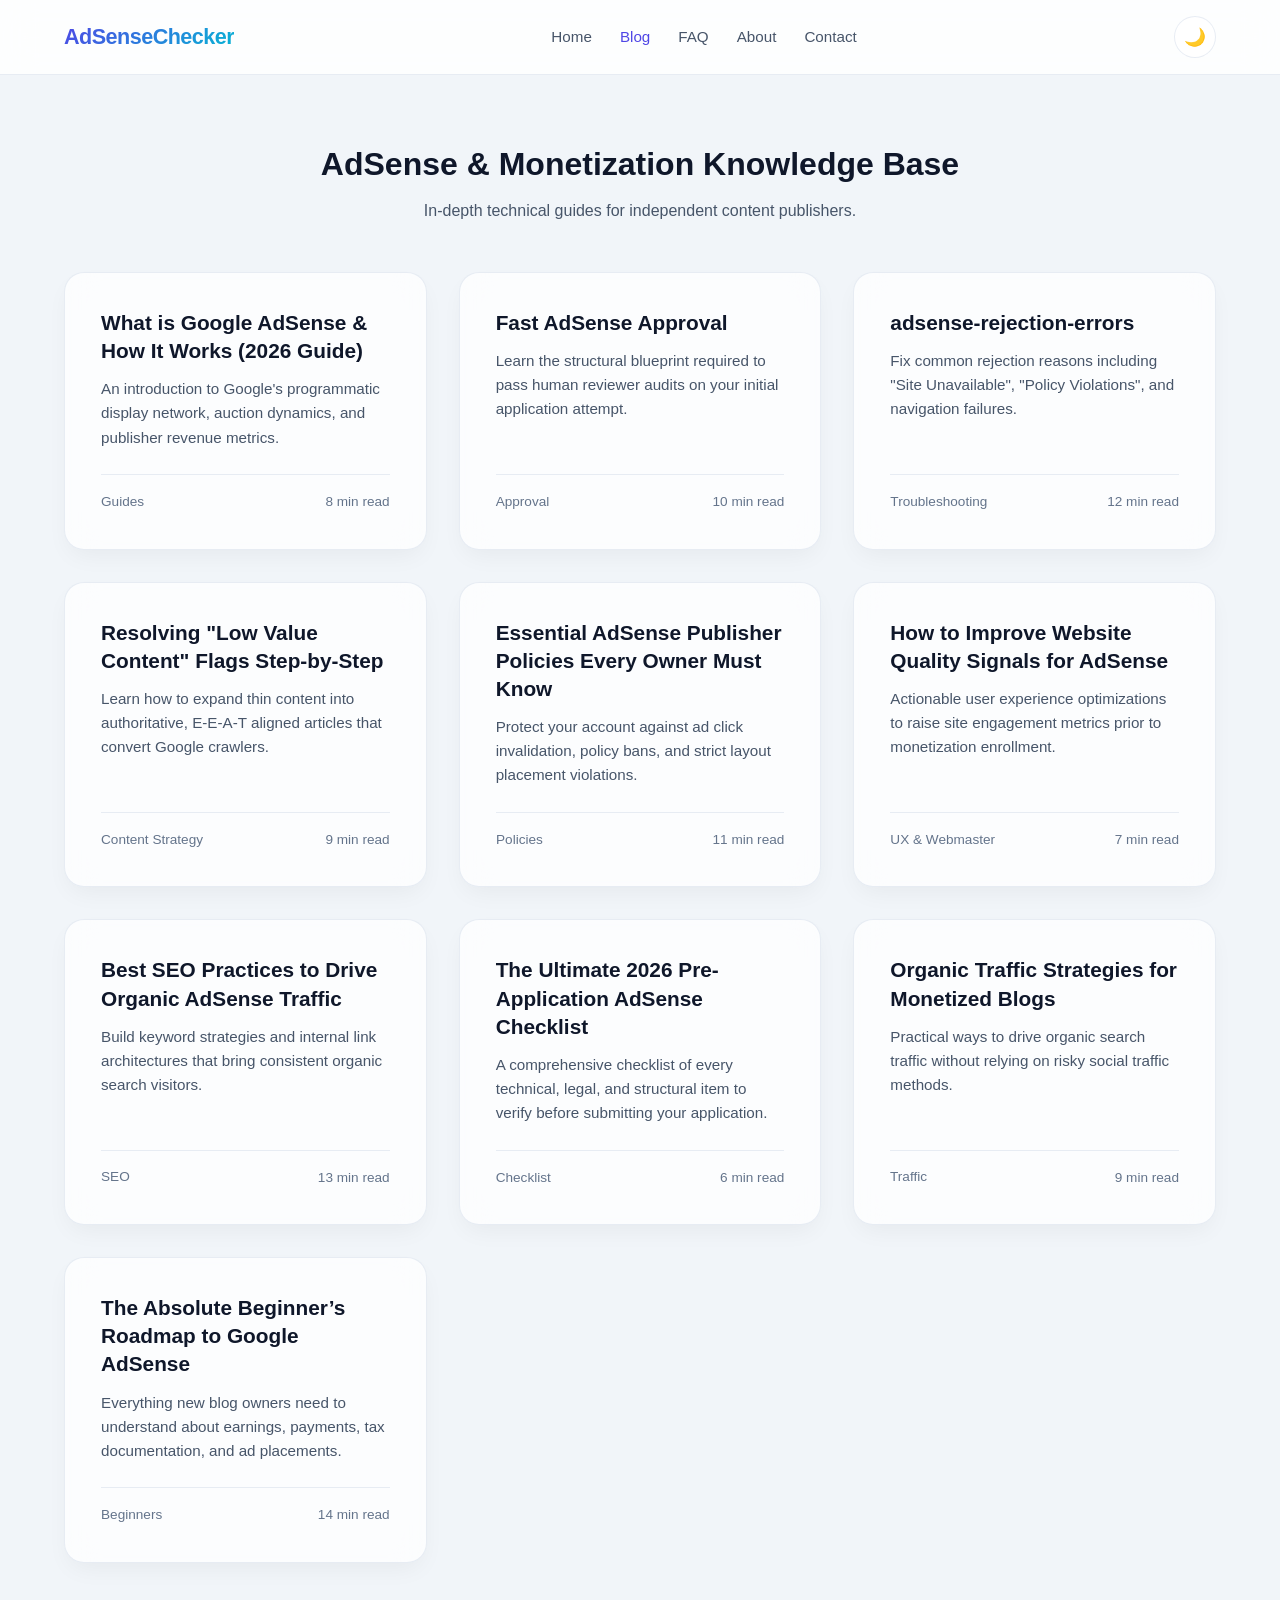
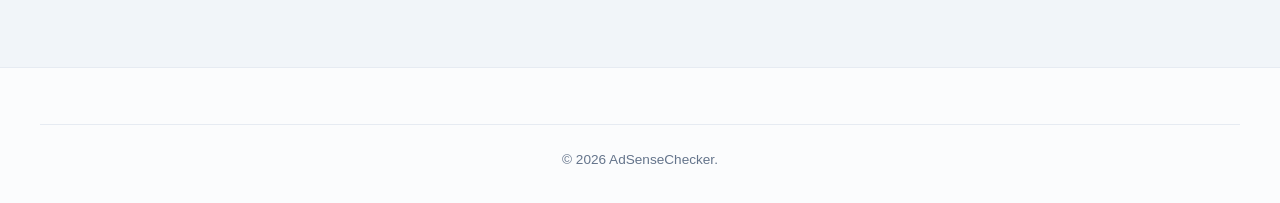
<file: blog/index.html>
<!DOCTYPE html>
<html lang="en" data-theme="light">
<head>
  <meta charset="UTF-8">
  <meta name="viewport" content="width=device-width, initial-scale=1.0">
  <title>AdSense & SEO Knowledge Base - Publisher Guides</title>
  <meta name="description" content="In-depth tutorials, policy breakdowns, and technical SEO strategies to help website owners gain and maintain Google AdSense monetization.">
  <link rel="canonical" href="https://yourusername.github.io/google-adsense-checker/blog/index.html">
  <link rel="stylesheet" href="../css/main.css">
</head>
<body>
  <header class="navbar">
    <div class="container nav-container">
      <a href="../index.html" class="logo">AdSenseChecker</a>
      <ul class="nav-links" id="navLinks">
        <li><a href="../index.html">Home</a></li>
        <li><a href="index.html" class="active">Blog</a></li>
        <li><a href="../faq.html">FAQ</a></li>
        <li><a href="../about.html">About</a></li>
        <li><a href="../contact.html">Contact</a></li>
      </ul>
      <div class="nav-actions"><button id="themeToggle" class="theme-toggle">🌙</button></div>
    </div>
  </header>

  <main class="container" style="padding: 4rem 1.5rem;">
    <h1 style="text-align: center; margin-bottom: 0.5rem;">AdSense & Monetization Knowledge Base</h1>
    <p style="text-align: center; color: var(--text-muted); margin-bottom: 3rem;">In-depth technical guides for independent content publishers.</p>

    <div class="blog-grid">

      <article class="glass-card blog-card">
        <div>
          <h3><a href="what-is-google-adsense.html">What is Google AdSense & How It Works (2026 Guide)</a></h3>
          <p>An introduction to Google's programmatic display network, auction dynamics, and publisher revenue metrics.</p>
        </div>
        <div class="meta-info"><span>Guides</span><span>8 min read</span></div>
      </article>

      <article class="glass-card blog-card">
        <div>
          <h3><a href="fast-adsense-approval.html"> Fast AdSense Approval</a></h3>
          <p>Learn the structural blueprint required to pass human reviewer audits on your initial application attempt.</p>
        </div>
        <div class="meta-info"><span>Approval</span><span>10 min read</span></div>
      </article>

      <article class="glass-card blog-card">
        <div>
          <h3><a href="adsense-rejection-errors.html">adsense-rejection-errors</a></h3>
          <p>Fix common rejection reasons including "Site Unavailable", "Policy Violations", and navigation failures.</p>
        </div>
        <div class="meta-info"><span>Troubleshooting</span><span>12 min read</span></div>
      </article>

      <article class="glass-card blog-card">
        <div>
          <h3><a href="low-value-content-explained.html">Resolving "Low Value Content" Flags Step-by-Step</a></h3>
          <p>Learn how to expand thin content into authoritative, E-E-A-T aligned articles that convert Google crawlers.</p>
        </div>
        <div class="meta-info"><span>Content Strategy</span><span>9 min read</span></div>
      </article>

      <article class="glass-card blog-card">
        <div>
          <h3><a href="google-adsense-policies.html">Essential AdSense Publisher Policies Every Owner Must Know</a></h3>
          <p>Protect your account against ad click invalidation, policy bans, and strict layout placement violations.</p>
        </div>
        <div class="meta-info"><span>Policies</span><span>11 min read</span></div>
      </article>

      <article class="glass-card blog-card">
        <div>
          <h3><a href="improve-website-quality.html">How to Improve Website Quality Signals for AdSense</a></h3>
          <p>Actionable user experience optimizations to raise site engagement metrics prior to monetization enrollment.</p>
        </div>
        <div class="meta-info"><span>UX & Webmaster</span><span>7 min read</span></div>
      </article>

      <article class="glass-card blog-card">
        <div>
          <h3><a href="best-seo-practices.html">Best SEO Practices to Drive Organic AdSense Traffic</a></h3>
          <p>Build keyword strategies and internal link architectures that bring consistent organic search visitors.</p>
        </div>
        <div class="meta-info"><span>SEO</span><span>13 min read</span></div>
      </article>

      <article class="glass-card blog-card">
        <div>
          <h3><a href="adsense-approval-checklist.html">The Ultimate 2026 Pre-Application AdSense Checklist</a></h3>
          <p>A comprehensive checklist of every technical, legal, and structural item to verify before submitting your application.</p>
        </div>
        <div class="meta-info"><span>Checklist</span><span>6 min read</span></div>
      </article>

      <article class="glass-card blog-card">
        <div>
          <h3><a href="website-traffic-tips.html">Organic Traffic Strategies for Monetized Blogs</a></h3>
          <p>Practical ways to drive organic search traffic without relying on risky social traffic methods.</p>
        </div>
        <div class="meta-info"><span>Traffic</span><span>9 min read</span></div>
      </article>

      <article class="glass-card blog-card">
        <div>
          <h3><a href="beginners-guide-to-adsense.html">The Absolute Beginner’s Roadmap to Google AdSense</a></h3>
          <p>Everything new blog owners need to understand about earnings, payments, tax documentation, and ad placements.</p>
        </div>
        <div class="meta-info"><span>Beginners</span><span>14 min read</span></div>
      </article>

    </div>
  </main>

  <footer><div class="container footer-bottom"><p>&copy; 2026 AdSenseChecker.</p></div></footer>
  <script src="../js/app.js"></script>
</body>
</html>
</file>
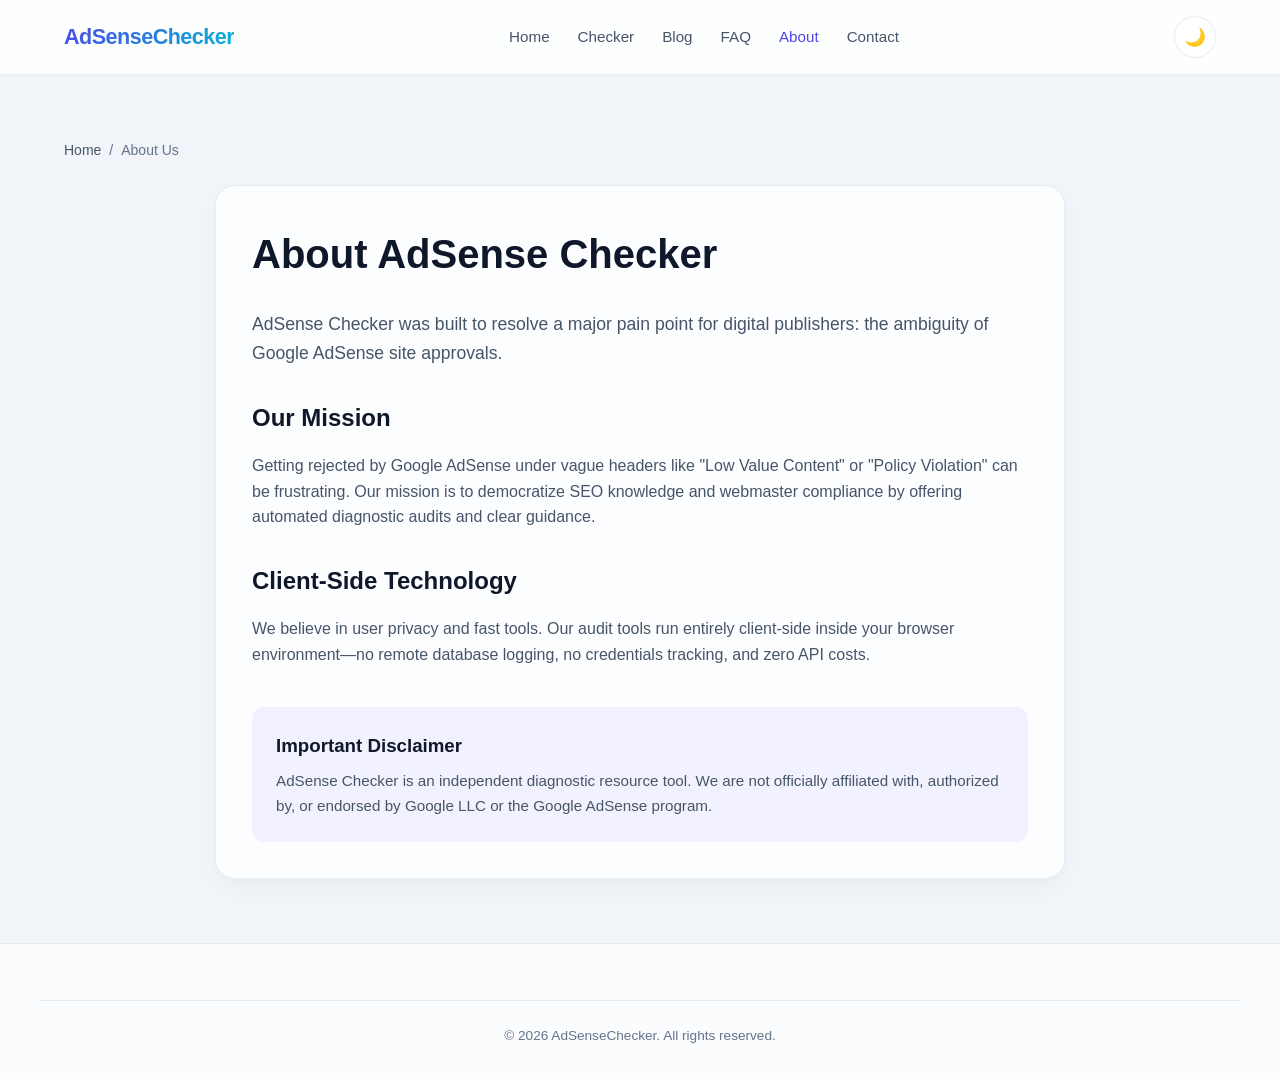
<file: about.html>
<!DOCTYPE html>
<html lang="en" data-theme="light">
<head>
  <meta charset="UTF-8">
  <meta name="viewport" content="width=device-width, initial-scale=1.0">
  <title>About Us - Google AdSense Checker</title>
  <meta name="description" content="Learn about our mission to help content creators optimize website quality and pass Google AdSense policy standards.">
  <link rel="canonical" href="https://yourusername.github.io/google-adsense-checker/about.html">
  <link rel="stylesheet" href="css/main.css">
</head>
<body>
  <header class="navbar">
    <div class="container nav-container">
      <a href="index.html" class="logo">AdSenseChecker</a>
      <ul class="nav-links" id="navLinks">
        <li><a href="index.html">Home</a></li>
        <li><a href="index.html#checker-tool">Checker</a></li>
        <li><a href="blog/index.html">Blog</a></li>
        <li><a href="faq.html">FAQ</a></li>
        <li><a href="about.html" class="active">About</a></li>
        <li><a href="contact.html">Contact</a></li>
      </ul>
      <div class="nav-actions">
        <button id="themeToggle" class="theme-toggle">🌙</button>
        <button id="mobileMenuBtn" class="mobile-menu-btn">☰</button>
      </div>
    </div>
  </header>

  <main class="container" style="padding: 4rem 1.5rem;">
    <ul class="breadcrumb">
      <li><a href="index.html">Home</a></li>
      <li>About Us</li>
    </ul>

    <article class="glass-card" style="max-width: 850px; margin: 0 auto;">
      <h1 style="font-size: 2.5rem; margin-bottom: 1.5rem;">About AdSense Checker</h1>
      <p style="font-size: 1.1rem; color: var(--text-muted); margin-bottom: 1.5rem;">
        AdSense Checker was built to resolve a major pain point for digital publishers: the ambiguity of Google AdSense site approvals.
      </p>
      
      <h2 style="margin-top: 2rem; margin-bottom: 1rem;">Our Mission</h2>
      <p style="color: var(--text-muted); margin-bottom: 1.25rem;">
        Getting rejected by Google AdSense under vague headers like "Low Value Content" or "Policy Violation" can be frustrating. Our mission is to democratize SEO knowledge and webmaster compliance by offering automated diagnostic audits and clear guidance.
      </p>

      <h2 style="margin-top: 2rem; margin-bottom: 1rem;">Client-Side Technology</h2>
      <p style="color: var(--text-muted); margin-bottom: 1.25rem;">
        We believe in user privacy and fast tools. Our audit tools run entirely client-side inside your browser environment—no remote database logging, no credentials tracking, and zero API costs.
      </p>

      <div style="margin-top: 2.5rem; padding: 1.5rem; background: rgba(79,70,229,0.06); border-radius: var(--radius-md);">
        <h3>Important Disclaimer</h3>
        <p style="font-size: 0.95rem; color: var(--text-muted); margin-top: 0.5rem;">
          AdSense Checker is an independent diagnostic resource tool. We are not officially affiliated with, authorized by, or endorsed by Google LLC or the Google AdSense program.
        </p>
      </div>
    </article>
  </main>

  <footer>
    <div class="container footer-bottom">
      <p>&copy; 2026 AdSenseChecker. All rights reserved.</p>
    </div>
  </footer>
  <script src="js/app.js"></script>
</body>
</html>
</file>
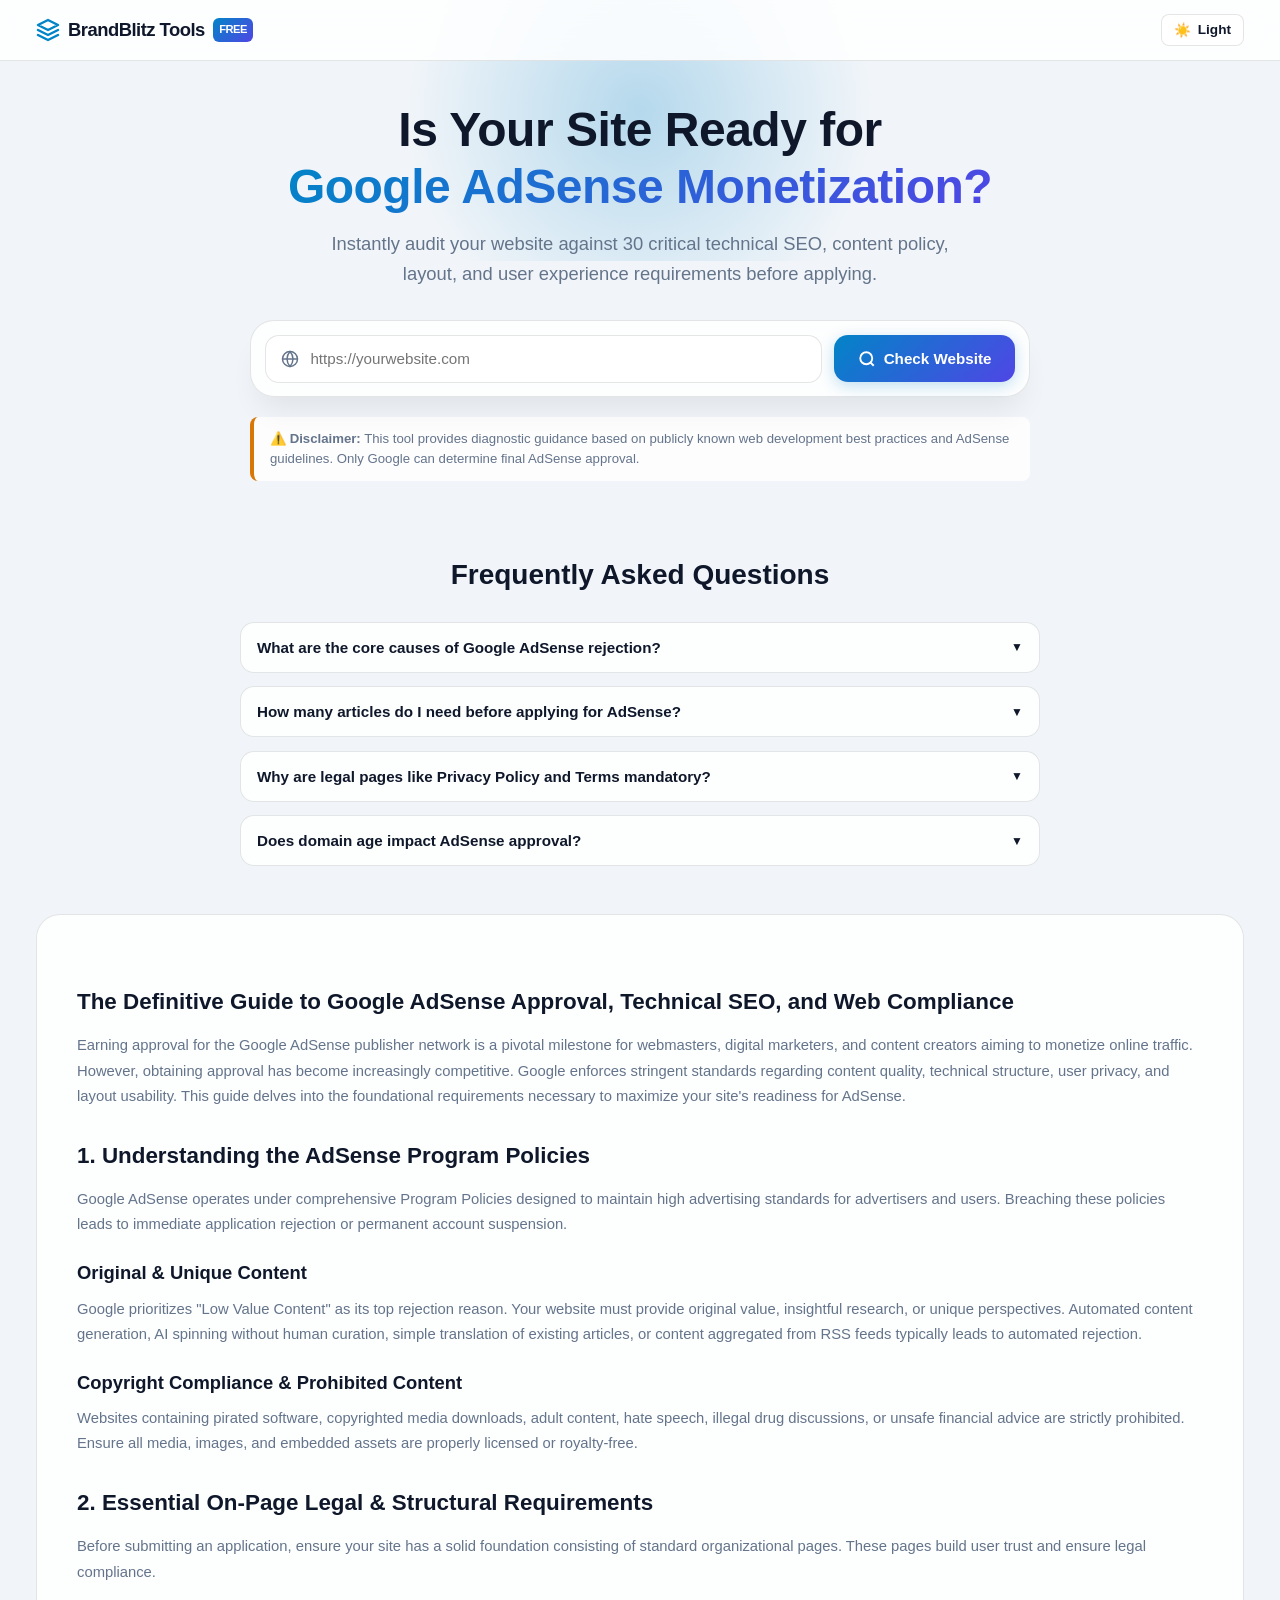
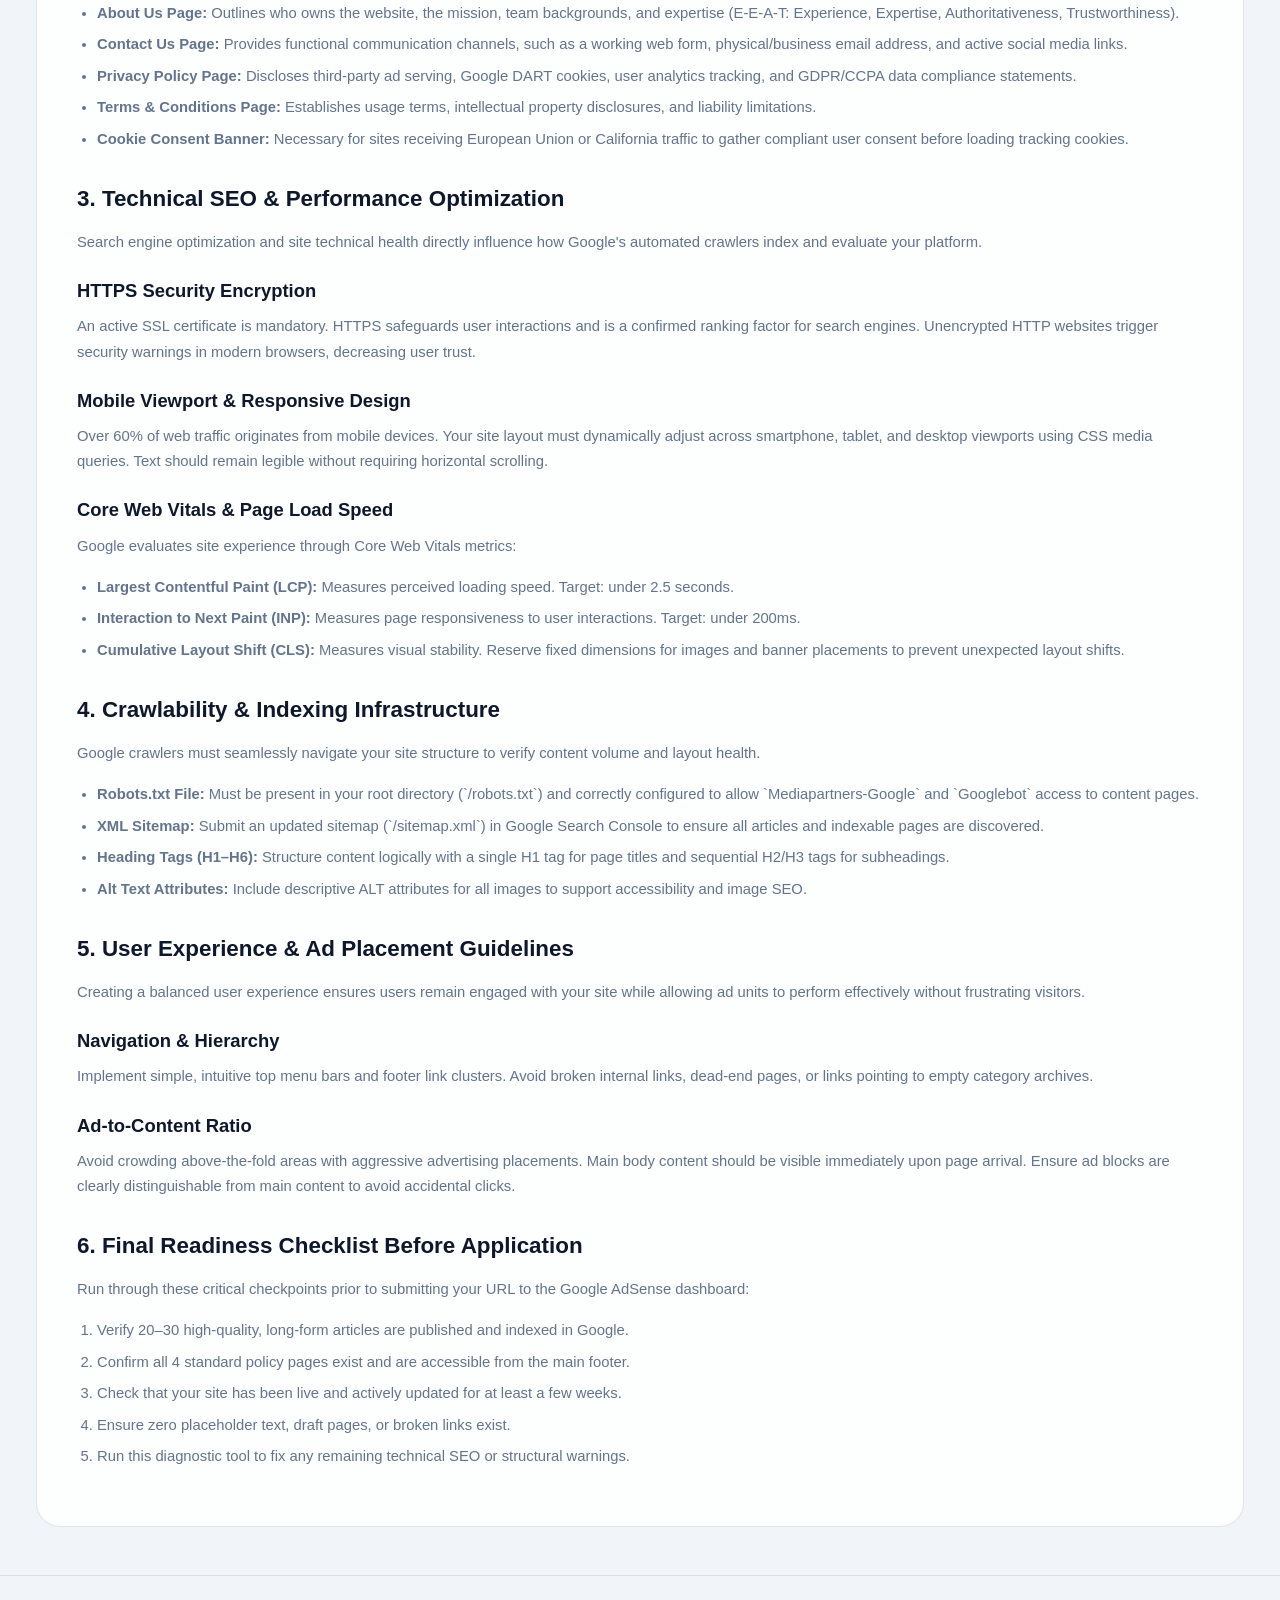
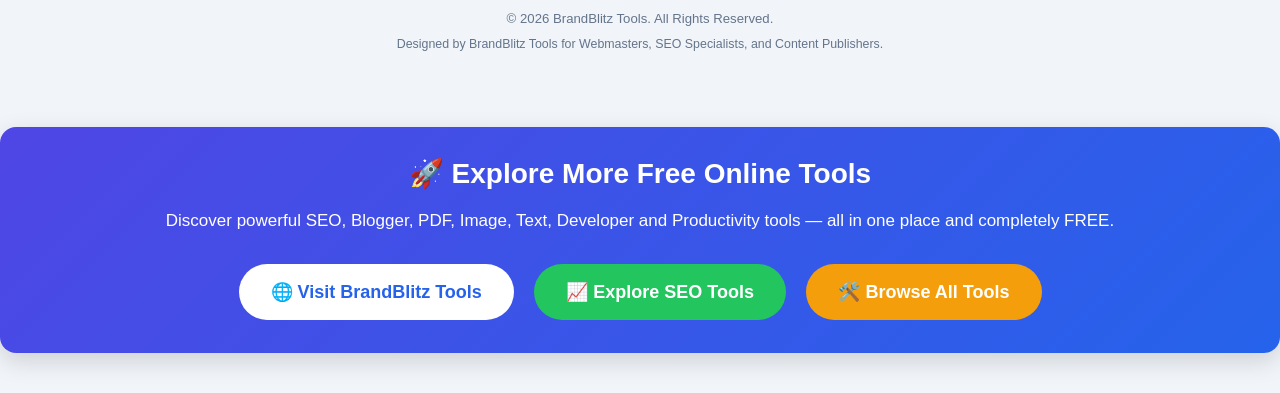
<file: adsense-checker-brandblitz.html>
<!DOCTYPE html>
<html lang="en" data-theme="light">
<head>
  <meta charset="UTF-8">
  <meta name="viewport" content="width=device-width, initial-scale=1.0">
  <title>Google AdSense Readiness Checker & Site Audit Tool</title>
  <meta name="description" content="Free instant Google AdSense Readiness Audit Tool. Analyze your website for AdSense policy compliance, technical SEO, content depth, and site structure.">
  <meta name="keywords" content="AdSense checker, AdSense readiness tool, Google AdSense approval, SEO audit tool, policy compliance check">
  <meta name="robots" content="index, follow">
  <link rel="canonical" href="https://ssrweb197.github.io/pdf-tools-hub/adsense-checker.html">

  <!-- Open Graph / Social Meta -->
  <meta property="og:type" content="website">
  <meta property="og:title" content="Google AdSense Readiness Checker & Site Audit Tool">
  <meta property="og:description" content="Check if your website is ready for Google AdSense monetization with our instant 30-point policy and SEO audit tool.">
  <meta property="og:image" content="https://ssrweb197.github.io/pdf-tools-hub/icon-512.png">
  
  <!-- Twitter Cards -->
  <meta name="twitter:card" content="summary_large_image">
  <meta name="twitter:title" content="Google AdSense Readiness Checker">
  <meta name="twitter:description" content="Comprehensive instant site audit for Google AdSense compliance and technical SEO readiness.">

  <!-- JSON-LD Structured Data: Breadcrumb -->
  <script type="application/ld+json">
  {
    "@context": "https://schema.org",
    "@type": "BreadcrumbList",
    "itemListElement": [{
      "@type": "ListItem",
      "position": 1,
      "name": "Home",
      "item": "https://ssrweb197.github.io/pdf-tools-hub/"
    },{
      "@type": "ListItem",
      "position": 2,
      "name": "Tools",
      "item": "https://ssrweb197.github.io/pdf-tools-hub/"
    },{
      "@type": "ListItem",
      "position": 3,
      "name": "AdSense Readiness Checker",
      "item": "https://ssrweb197.github.io/pdf-tools-hub/adsense-checker.html"
    }]
  }
  </script>

  <!-- JSON-LD Structured Data: FAQ Page -->
  <script type="application/ld+json">
  {
    "@context": "https://schema.org",
    "@type": "FAQPage",
    "mainEntity": [
      {
        "@type": "Question",
        "name": "What are the essential requirements for Google AdSense approval?",
        "acceptedAnswer": {
          "@type": "Answer",
          "text": "Google AdSense requires original, high-quality content, standard policy pages (About Us, Contact Us, Privacy Policy, Terms, Cookie Policy), HTTPS security, mobile responsiveness, clear navigation, and adherence to Google's Publisher Policies."
        }
      },
      {
        "@type": "Question",
        "name": "How long does Google AdSense take to review a website?",
        "acceptedAnswer": {
          "@type": "Answer",
          "text": "The review process typically takes anywhere from 24 hours to 2 weeks. Ensuring your site meets all technical, layout, and policy standards reduces the likelihood of rejection."
        }
      },
      {
        "@type": "Question",
        "name": "Does this tool guarantee AdSense approval?",
        "acceptedAnswer": {
          "@type": "Answer",
          "text": "No. This tool provides an automated diagnostic audit based on publicly known web best practices and AdSense guidelines. Final approval rests exclusively with Google's human reviewers and automated evaluation algorithms."
        }
      }
    ]
  }
  </script>

  <style>
    /* ==========================================================================
       1. CSS VARIABLES & THEMES (LIGHT MODE DEFAULT)
       ========================================================================== */
    :root {
      /* Colors - Light Theme Default */
      --bg-primary: #f1f5f9;
      --bg-secondary: #ffffff;
      --bg-card: rgba(255, 255, 255, 0.85);
      --bg-card-hover: rgba(255, 255, 255, 0.98);
      --border-color: rgba(0, 0, 0, 0.1);
      --text-main: #0f172a;
      --text-muted: #64748b;
      
      --primary: #0284c7;
      --primary-glow: rgba(2, 132, 199, 0.25);
      --accent: #4f46e5;
      
      --pass: #16a34a;
      --pass-bg: rgba(22, 163, 74, 0.1);
      --warning: #d97706;
      --warning-bg: rgba(217, 119, 6, 0.1);
      --fail: #dc2626;
      --fail-bg: rgba(220, 38, 38, 0.1);
      
      --radius-sm: 8px;
      --radius-md: 14px;
      --radius-lg: 24px;
      
      --shadow-main: 0 20px 30px -10px rgba(0, 0, 0, 0.08);
      --glass-backdrop: blur(16px);
      
      --transition: all 0.3s cubic-bezier(0.4, 0, 0.2, 1);
    }

    [data-theme="dark"] {
      /* Colors - Dark Theme Override */
      --bg-primary: #0b0f19;
      --bg-secondary: #111827;
      --bg-card: rgba(30, 41, 59, 0.7);
      --bg-card-hover: rgba(30, 41, 59, 0.9);
      --border-color: rgba(255, 255, 255, 0.12);
      --text-main: #f8fafc;
      --text-muted: #94a3b8;
      
      --primary: #38bdf8;
      --primary-glow: rgba(56, 189, 248, 0.35);
      --accent: #818cf8;
      
      --pass: #22c55e;
      --pass-bg: rgba(34, 197, 94, 0.15);
      --warning: #f59e0b;
      --warning-bg: rgba(245, 158, 11, 0.15);
      --fail: #ef4444;
      --fail-bg: rgba(239, 68, 68, 0.15);
      
      --shadow-main: 0 20px 40px -15px rgba(0, 0, 0, 0.5);
    }

    /* ==========================================================================
       2. BASE & RESET
       ========================================================================== */
    *, *::before, *::after {
      box-sizing: border-box;
      margin: 0;
      padding: 0;
    }

    html {
      scroll-behavior: smooth;
      font-family: -apple-system, BlinkMacSystemFont, "Segoe UI", Roboto, Helvetica, Arial, sans-serif;
    }

    body {
      background-color: var(--bg-primary);
      color: var(--text-main);
      line-height: 1.6;
      min-height: 100vh;
      overflow-x: hidden;
      transition: background-color 0.4s ease, color 0.4s ease;
    }

    .container {
      width: 100%;
      max-width: 1240px;
      margin: 0 auto;
      padding: 0 1rem;
    }

    a {
      color: var(--primary);
      text-decoration: none;
      transition: var(--transition);
    }

    a:hover {
      text-decoration: underline;
    }

    /* ==========================================================================
       3. NAVIGATION & HEADER
       ========================================================================== */
    .navbar {
      position: sticky;
      top: 0;
      z-index: 100;
      background: var(--bg-card);
      backdrop-filter: var(--glass-backdrop);
      -webkit-backdrop-filter: var(--glass-backdrop);
      border-bottom: 1px solid var(--border-color);
      padding: 0.85rem 0;
    }

    .nav-container {
      display: flex;
      justify-content: space-between;
      align-items: center;
      gap: 0.5rem;
    }

    .logo {
      display: flex;
      align-items: center;
      gap: 0.5rem;
      font-weight: 800;
      font-size: 1.15rem;
      letter-spacing: -0.5px;
      color: var(--text-main);
      white-space: nowrap;
    }

    .logo-badge {
      background: linear-gradient(135deg, var(--primary), var(--accent));
      color: #fff;
      font-size: 0.7rem;
      padding: 0.2rem 0.4rem;
      border-radius: 6px;
      font-weight: 700;
      text-transform: uppercase;
    }

    .nav-actions {
      display: flex;
      align-items: center;
      gap: 0.5rem;
    }

    .theme-toggle {
      background: var(--bg-secondary);
      border: 1px solid var(--border-color);
      color: var(--text-main);
      padding: 0.45rem 0.75rem;
      border-radius: var(--radius-sm);
      cursor: pointer;
      display: flex;
      align-items: center;
      gap: 0.4rem;
      font-size: 0.85rem;
      font-weight: 600;
      transition: var(--transition);
      white-space: nowrap;
    }

    .theme-toggle:hover {
      border-color: var(--primary);
    }

    /* ==========================================================================
       4. HERO & AUDIT INPUT SECTION
       ========================================================================== */
    .hero-section {
      padding: 2.5rem 0 1.5rem;
      text-align: center;
      position: relative;
    }

    .hero-glow {
      position: absolute;
      top: -100px;
      left: 50%;
      transform: translateX(-50%);
      width: 100%;
      max-width: 600px;
      height: 300px;
      background: radial-gradient(circle, var(--primary-glow) 0%, rgba(0,0,0,0) 70%);
      pointer-events: none;
      z-index: -1;
    }

    .hero-title {
      font-size: clamp(1.6rem, 5vw, 3rem);
      font-weight: 900;
      line-height: 1.2;
      margin-bottom: 0.85rem;
      letter-spacing: -0.5px;
    }

    .gradient-text {
      background: linear-gradient(135deg, var(--primary), var(--accent));
      -webkit-background-clip: text;
      -webkit-text-fill-color: transparent;
    }

    .hero-subtitle {
      font-size: clamp(0.95rem, 2.5vw, 1.15rem);
      color: var(--text-muted);
      max-width: 680px;
      margin: 0 auto 2rem;
      padding: 0 0.5rem;
    }

    .audit-box {
      width: 100%;
      max-width: 780px;
      margin: 0 auto;
      background: var(--bg-card);
      backdrop-filter: var(--glass-backdrop);
      -webkit-backdrop-filter: var(--glass-backdrop);
      border: 1px solid var(--border-color);
      border-radius: var(--radius-lg);
      padding: 0.85rem;
      box-shadow: var(--shadow-main);
      display: flex;
      flex-direction: column;
      gap: 0.75rem;
    }

    @media (min-width: 640px) {
      .audit-box {
        flex-direction: row;
        align-items: center;
      }
    }

    .audit-input-group {
      flex: 1;
      width: 100%;
      position: relative;
      display: flex;
      align-items: center;
    }

    .audit-input-icon {
      position: absolute;
      left: 1rem;
      color: var(--text-muted);
      pointer-events: none;
    }

    .audit-input {
      width: 100%;
      padding: 0.9rem 1rem 0.9rem 2.8rem;
      background: var(--bg-secondary);
      border: 1px solid var(--border-color);
      border-radius: var(--radius-md);
      color: var(--text-main);
      font-size: 0.95rem;
      outline: none;
      transition: var(--transition);
    }

    .audit-input:focus {
      border-color: var(--primary);
      box-shadow: 0 0 0 3px var(--primary-glow);
    }

    .btn-audit {
      width: 100%;
      background: linear-gradient(135deg, var(--primary), var(--accent));
      color: #ffffff;
      border: none;
      padding: 0.9rem 1.5rem;
      border-radius: var(--radius-md);
      font-size: 0.95rem;
      font-weight: 700;
      cursor: pointer;
      display: flex;
      align-items: center;
      justify-content: center;
      gap: 0.5rem;
      transition: var(--transition);
      box-shadow: 0 4px 15px var(--primary-glow);
      white-space: nowrap;
    }

    @media (min-width: 640px) {
      .btn-audit {
        width: auto;
      }
    }

    .btn-audit:hover {
      transform: translateY(-2px);
      box-shadow: 0 8px 25px var(--primary-glow);
    }

    .disclaimer-banner {
      margin-top: 1.25rem;
      background: var(--bg-card);
      border-left: 4px solid var(--warning);
      padding: 0.75rem 1rem;
      border-radius: var(--radius-sm);
      max-width: 780px;
      margin-left: auto;
      margin-right: auto;
      text-align: left;
      font-size: 0.825rem;
      color: var(--text-muted);
      line-height: 1.5;
    }

    /* ==========================================================================
       5. LOADING ANIMATION
       ========================================================================== */
    .loading-container {
      display: none;
      margin: 2.5rem auto;
      text-align: center;
      max-width: 500px;
      padding: 0 1rem;
    }

    .spinner {
      width: 50px;
      height: 50px;
      border: 4px solid var(--border-color);
      border-top: 4px solid var(--primary);
      border-radius: 50%;
      animation: spin 1s linear infinite;
      margin: 0 auto 1.25rem;
    }

    @keyframes spin {
      0% { transform: rotate(0deg); }
      100% { transform: rotate(360deg); }
    }

    .loading-status {
      font-weight: 600;
      font-size: 1.05rem;
      margin-bottom: 0.4rem;
    }

    .progress-bar-bg {
      width: 100%;
      height: 8px;
      background: var(--bg-secondary);
      border-radius: 10px;
      overflow: hidden;
      margin-top: 1rem;
    }

    .progress-bar-fill {
      height: 100%;
      width: 0%;
      background: linear-gradient(90deg, var(--primary), var(--accent));
      transition: width 0.2s ease;
    }

    /* ==========================================================================
       6. DASHBOARD & RESULTS SECTION
       ========================================================================== */
    .dashboard {
      display: none;
      margin: 2rem 0 3rem;
      animation: fadeIn 0.4s ease-in-out;
    }

    @keyframes fadeIn {
      from { opacity: 0; transform: translateY(12px); }
      to { opacity: 1; transform: translateY(0); }
    }

    .action-toolbar {
      display: flex;
      flex-direction: column;
      gap: 1rem;
      margin-bottom: 1.5rem;
      background: var(--bg-card);
      backdrop-filter: var(--glass-backdrop);
      -webkit-backdrop-filter: var(--glass-backdrop);
      padding: 1rem;
      border-radius: var(--radius-md);
      border: 1px solid var(--border-color);
    }

    @media (min-width: 768px) {
      .action-toolbar {
        flex-direction: row;
        justify-content: space-between;
        align-items: center;
      }
    }

    .target-url-display {
      font-weight: 700;
      font-size: 1.05rem;
      word-break: break-all;
    }

    .toolbar-buttons {
      display: flex;
      flex-wrap: wrap;
      gap: 0.4rem;
    }

    .btn-tool {
      flex: 1;
      min-width: 110px;
      background: var(--bg-secondary);
      border: 1px solid var(--border-color);
      color: var(--text-main);
      padding: 0.5rem 0.75rem;
      border-radius: var(--radius-sm);
      font-size: 0.8rem;
      font-weight: 600;
      cursor: pointer;
      display: flex;
      align-items: center;
      justify-content: center;
      gap: 0.3rem;
      transition: var(--transition);
    }

    .btn-tool:hover {
      background: var(--primary);
      color: #fff;
      border-color: var(--primary);
    }

    /* Summary Grid */
    .summary-grid {
      display: grid;
      grid-template-columns: repeat(auto-fit, minmax(220px, 1fr));
      gap: 1rem;
      margin-bottom: 2rem;
    }

    .summary-card {
      background: var(--bg-card);
      backdrop-filter: var(--glass-backdrop);
      -webkit-backdrop-filter: var(--glass-backdrop);
      border: 1px solid var(--border-color);
      border-radius: var(--radius-md);
      padding: 1.25rem;
      display: flex;
      align-items: center;
      gap: 1rem;
      box-shadow: var(--shadow-main);
    }

    .score-card {
      grid-column: 1 / -1;
      justify-content: center;
      text-align: center;
    }

    @media (min-width: 640px) {
      .score-card {
        grid-column: span 1;
        justify-content: space-around;
        text-align: left;
      }
    }

    /* Circular SVG Gauge */
    .score-gauge {
      position: relative;
      width: 100px;
      height: 100px;
      flex-shrink: 0;
    }

    .score-gauge svg {
      width: 100%;
      height: 100%;
      transform: rotate(-90deg);
    }

    .score-gauge circle {
      fill: none;
      stroke-width: 10;
      stroke-linecap: round;
    }

    .gauge-bg {
      stroke: var(--bg-secondary);
    }

    .gauge-fill {
      stroke: var(--primary);
      stroke-dasharray: 283;
      stroke-dashoffset: 283;
      transition: stroke-dashoffset 1.5s ease-in-out, stroke 0.5s ease;
    }

    .score-number {
      position: absolute;
      top: 50%;
      left: 50%;
      transform: translate(-50%, -50%);
      font-size: 1.5rem;
      font-weight: 800;
    }

    .metric-icon {
      width: 45px;
      height: 45px;
      border-radius: 12px;
      display: flex;
      align-items: center;
      justify-content: center;
      font-size: 1.3rem;
      flex-shrink: 0;
    }

    .metric-icon.pass { background: var(--pass-bg); color: var(--pass); }
    .metric-icon.warning { background: var(--warning-bg); color: var(--warning); }
    .metric-icon.fail { background: var(--fail-bg); color: var(--fail); }

    .metric-info .val {
      font-size: 1.5rem;
      font-weight: 800;
      line-height: 1.2;
    }

    .metric-info .lbl {
      font-size: 0.8rem;
      color: var(--text-muted);
    }

    /* Controls: Filter & Search */
    .controls-row {
      display: flex;
      flex-direction: column;
      gap: 1rem;
      margin-bottom: 1.5rem;
    }

    @media (min-width: 768px) {
      .controls-row {
        flex-direction: row;
        justify-content: space-between;
        align-items: center;
      }
    }

    .filter-pills {
      display: flex;
      flex-wrap: wrap;
      gap: 0.4rem;
    }

    .pill {
      background: var(--bg-card);
      border: 1px solid var(--border-color);
      color: var(--text-muted);
      padding: 0.35rem 0.85rem;
      border-radius: 30px;
      font-size: 0.8rem;
      font-weight: 600;
      cursor: pointer;
      transition: var(--transition);
    }

    .pill.active, .pill:hover {
      background: var(--primary);
      color: #fff;
      border-color: var(--primary);
    }

    .search-box {
      position: relative;
      width: 100%;
    }

    @media (min-width: 768px) {
      .search-box {
        width: 260px;
      }
    }

    .search-box input {
      width: 100%;
      padding: 0.5rem 1rem 0.5rem 2.2rem;
      background: var(--bg-card);
      border: 1px solid var(--border-color);
      border-radius: 20px;
      color: var(--text-main);
      font-size: 0.85rem;
      outline: none;
    }

    .search-box input:focus {
      border-color: var(--primary);
    }

    .search-icon {
      position: absolute;
      left: 0.8rem;
      top: 50%;
      transform: translateY(-50%);
      font-size: 0.85rem;
      color: var(--text-muted);
    }

    /* Checks Grid */
    .checks-grid {
      display: grid;
      grid-template-columns: 1fr;
      gap: 1rem;
      margin-bottom: 2.5rem;
    }

    @media (min-width: 640px) {
      .checks-grid {
        grid-template-columns: repeat(auto-fill, minmax(320px, 1fr));
      }
    }

    .check-card {
      background: var(--bg-card);
      backdrop-filter: var(--glass-backdrop);
      -webkit-backdrop-filter: var(--glass-backdrop);
      border: 1px solid var(--border-color);
      border-radius: var(--radius-md);
      padding: 1.15rem;
      transition: var(--transition);
      position: relative;
      overflow: hidden;
    }

    .check-card:hover {
      transform: translateY(-2px);
      box-shadow: var(--shadow-main);
      border-color: rgba(255, 255, 255, 0.2);
    }

    .check-card::before {
      content: '';
      position: absolute;
      top: 0;
      left: 0;
      width: 4px;
      height: 100%;
    }

    .check-card.status-pass::before { background: var(--pass); }
    .check-card.status-warning::before { background: var(--warning); }
    .check-card.status-fail::before { background: var(--fail); }

    .check-header {
      display: flex;
      justify-content: space-between;
      align-items: center;
      margin-bottom: 0.6rem;
      gap: 0.5rem;
    }

    .check-title {
      font-weight: 700;
      font-size: 0.95rem;
    }

    .badge {
      font-size: 0.65rem;
      font-weight: 800;
      padding: 0.2rem 0.5rem;
      border-radius: 20px;
      text-transform: uppercase;
      white-space: nowrap;
    }

    .badge-pass { background: var(--pass-bg); color: var(--pass); }
    .badge-warning { background: var(--warning-bg); color: var(--warning); }
    .badge-fail { background: var(--fail-bg); color: var(--fail); }

    .check-description {
      font-size: 0.825rem;
      color: var(--text-muted);
      margin-bottom: 0.75rem;
    }

    .check-recommendation {
      background: var(--bg-secondary);
      padding: 0.6rem 0.75rem;
      border-radius: var(--radius-sm);
      font-size: 0.775rem;
      color: var(--text-main);
      border-left: 2px solid var(--primary);
    }

    /* Recommendations Dashboard Section */
    .recommendations-section {
      background: var(--bg-card);
      border: 1px solid var(--border-color);
      border-radius: var(--radius-lg);
      padding: 1.5rem;
      margin-bottom: 2.5rem;
    }

    .section-title {
      font-size: 1.25rem;
      font-weight: 800;
      margin-bottom: 1.25rem;
    }

    .rec-tabs {
      display: flex;
      gap: 0.5rem;
      border-bottom: 1px solid var(--border-color);
      margin-bottom: 1.25rem;
      overflow-x: auto;
      padding-bottom: 0.25rem;
      -webkit-overflow-scrolling: touch;
    }

    .rec-tab {
      padding: 0.5rem 0.75rem;
      font-weight: 600;
      font-size: 0.85rem;
      color: var(--text-muted);
      cursor: pointer;
      border-bottom: 2px solid transparent;
      white-space: nowrap;
      transition: var(--transition);
    }

    .rec-tab.active {
      color: var(--primary);
      border-bottom-color: var(--primary);
    }

    .rec-content {
      display: none;
    }

    .rec-content.active {
      display: block;
    }

    .rec-list {
      list-style: none;
      display: grid;
      gap: 0.85rem;
    }

    .rec-item {
      display: flex;
      align-items: flex-start;
      gap: 0.6rem;
      background: var(--bg-secondary);
      padding: 0.85rem;
      border-radius: var(--radius-sm);
      font-size: 0.875rem;
    }

    .rec-bullet {
      color: var(--primary);
      font-size: 1.1rem;
      line-height: 1;
    }

    /* ==========================================================================
       7. FAQ ACCORDION SECTION
       ========================================================================== */
    .faq-section {
      margin: 3rem 0;
    }

    .faq-grid {
      max-width: 800px;
      margin: 0 auto;
      display: grid;
      gap: 0.85rem;
    }

    .faq-item {
      background: var(--bg-card);
      border: 1px solid var(--border-color);
      border-radius: var(--radius-md);
      overflow: hidden;
    }

    .faq-question {
      width: 100%;
      text-align: left;
      padding: 1rem;
      background: transparent;
      border: none;
      color: var(--text-main);
      font-weight: 700;
      font-size: 0.95rem;
      cursor: pointer;
      display: flex;
      justify-content: space-between;
      align-items: center;
      gap: 0.5rem;
    }

    .faq-answer {
      max-height: 0;
      overflow: hidden;
      padding: 0 1rem;
      color: var(--text-muted);
      font-size: 0.875rem;
      transition: max-height 0.3s ease, padding 0.3s ease;
    }

    .faq-item.open .faq-answer {
      max-height: 250px;
      padding: 0 1rem 1rem 1rem;
    }

    .faq-icon {
      transition: transform 0.3s ease;
      font-size: 0.75rem;
    }

    .faq-item.open .faq-icon {
      transform: rotate(180deg);
    }

    /* ==========================================================================
       8. SEO RICH CONTENT ARTICLE
       ========================================================================== */
    .seo-article {
      background: var(--bg-card);
      border: 1px solid var(--border-color);
      border-radius: var(--radius-lg);
      padding: 1.5rem;
      margin: 3rem 0;
      line-height: 1.7;
      color: var(--text-muted);
      font-size: 0.925rem;
    }

    @media (min-width: 768px) {
      .seo-article {
        padding: 2.5rem;
      }
    }

    .seo-article h2 {
      color: var(--text-main);
      font-size: 1.4rem;
      margin: 1.75rem 0 0.75rem;
    }

    .seo-article h3 {
      color: var(--text-main);
      font-size: 1.15rem;
      margin: 1.25rem 0 0.5rem;
    }

    .seo-article p {
      margin-bottom: 1rem;
    }

    .seo-article ul, .seo-article ol {
      margin: 0 0 1rem 1.25rem;
    }

    .seo-article li {
      margin-bottom: 0.4rem;
    }

    /* ==========================================================================
       9. TOAST NOTIFICATION & FOOTER
       ========================================================================== */
    .toast-container {
      position: fixed;
      bottom: 1.5rem;
      right: 1.5rem;
      left: 1.5rem;
      z-index: 1000;
      pointer-events: none;
      display: flex;
      flex-direction: column;
      align-items: flex-end;
    }

    @media (min-width: 640px) {
      .toast-container {
        left: auto;
      }
    }

    .toast {
      pointer-events: auto;
      background: var(--bg-secondary);
      color: var(--text-main);
      border: 1px solid var(--primary);
      padding: 0.75rem 1rem;
      border-radius: var(--radius-sm);
      box-shadow: var(--shadow-main);
      font-weight: 600;
      font-size: 0.85rem;
      display: flex;
      align-items: center;
      gap: 0.5rem;
      animation: slideIn 0.3s ease forwards;
      margin-top: 0.5rem;
    }

    @keyframes slideIn {
      from { transform: translateY(100%); opacity: 0; }
      to { transform: translateY(0); opacity: 1; }
    }

    footer {
      border-top: 1px solid var(--border-color);
      padding: 2rem 0;
      text-align: center;
      color: var(--text-muted);
      font-size: 0.825rem;
    }

    /* ==========================================================================
       10. PRINT STYLES
       ========================================================================== */
    @media print {
      body {
        background: #fff !important;
        color: #000 !important;
      }
      .navbar, .hero-section, .faq-section, .seo-article, footer, .controls-row, .action-toolbar {
        display: none !important;
      }
      .dashboard {
        display: block !important;
      }
      .check-card {
        border: 1px solid #ccc !important;
        break-inside: avoid;
      }
    }
  </style>
</head>
<body>

  <!-- NAVIGATION -->
  <nav class="navbar">
    <div class="container nav-container">
      <div class="logo">
        <svg width="24" height="24" viewBox="0 0 24 24" fill="none" stroke="currentColor" stroke-width="2.5" stroke-linecap="round" stroke-linejoin="round" style="color:var(--primary)"><polygon points="12 2 2 7 12 12 22 7 12 2"></polygon><polyline points="2 17 12 22 22 17"></polyline><polyline points="2 12 12 17 22 12"></polyline></svg>
        <span>BrandBlitz Tools</span>
        <span class="logo-badge">FREE</span>
      </div>
      <div class="nav-actions">
        <button class="theme-toggle" id="themeToggleBtn" aria-label="Toggle Theme">
          <span id="themeIcon">☀️</span>
          <span id="themeText">Light</span>
        </button>
      </div>
    </div>
  </nav>

  <main class="container">
    <!-- HERO SECTION -->
    <section class="hero-section">
      <div class="hero-glow"></div>
      <h1 class="hero-title">Is Your Site Ready for <br><span class="gradient-text">Google AdSense Monetization?</span></h1>
      <p class="hero-subtitle">Instantly audit your website against 30 critical technical SEO, content policy, layout, and user experience requirements before applying.</p>

      <form id="auditForm" onsubmit="event.preventDefault(); startAudit();">
        <div class="audit-box">
          <div class="audit-input-group">
            <svg class="audit-input-icon" width="18" height="18" viewBox="0 0 24 24" fill="none" stroke="currentColor" stroke-width="2"><circle cx="12" cy="12" r="10"></circle><line x1="2" y1="12" x2="22" y2="12"></line><path d="M12 2a15.3 15.3 0 0 1 4 10 15.3 15.3 0 0 1-4 10 15.3 15.3 0 0 1-4-10 15.3 15.3 0 0 1 4-10z"></path></svg>
            <input type="url" id="targetUrl" class="audit-input" placeholder="https://yourwebsite.com" required>
          </div>
          <button type="submit" class="btn-audit">
            <svg width="18" height="18" viewBox="0 0 24 24" fill="none" stroke="currentColor" stroke-width="2.5"><circle cx="11" cy="11" r="8"></circle><line x1="21" y1="21" x2="16.65" y2="16.65"></line></svg>
            Check Website
          </button>
        </div>
      </form>

      <div class="disclaimer-banner">
        <strong>⚠️ Disclaimer:</strong> This tool provides diagnostic guidance based on publicly known web development best practices and AdSense guidelines. Only Google can determine final AdSense approval.
      </div>
    </section>

    <!-- LOADING SCREEN -->
    <div class="loading-container" id="loadingContainer">
      <div class="spinner"></div>
      <div class="loading-status" id="loadingStatusText">Connecting to target server...</div>
      <div style="font-size: 0.8rem; color: var(--text-muted);" id="loadingStep">Initializing security handshake...</div>
      <div class="progress-bar-bg">
        <div class="progress-bar-fill" id="loadingProgressBar"></div>
      </div>
    </div>

    <!-- DASHBOARD RESULTS -->
    <section class="dashboard" id="dashboardContainer">
      
      <!-- Action Toolbar -->
      <div class="action-toolbar">
        <div>
          <span style="color: var(--text-muted); font-size: 0.8rem;">Audit Report for:</span>
          <div class="target-url-display" id="reportUrlDisplay">https://example.com</div>
        </div>
        <div class="toolbar-buttons">
          <button class="btn-tool" onclick="window.print()">🖨️ Print</button>
          <button class="btn-tool" onclick="copyReportSummary()">📋 Copy</button>
          <button class="btn-tool" onclick="shareReport()">🔗 Share</button>
          <button class="btn-tool" onclick="downloadHTMLReport()">⬇️ HTML</button>
        </div>
      </div>

      <!-- Summary Score Overview -->
      <div class="summary-grid">
        <div class="summary-card score-card">
          <div class="score-gauge">
            <svg viewBox="0 0 100 100">
              <circle class="gauge-bg" cx="50" cy="50" r="45"></circle>
              <circle class="gauge-fill" id="scoreGaugeFill" cx="50" cy="50" r="45"></circle>
            </svg>
            <div class="score-number" id="overallScoreVal">0</div>
          </div>
          <div>
            <h3 style="font-size: 1.1rem; font-weight: 800;">AdSense Score</h3>
            <p style="font-size: 0.8rem; color: var(--text-muted);" id="scoreRatingText">Calculating status...</p>
          </div>
        </div>

        <div class="summary-card">
          <div class="metric-icon pass">✓</div>
          <div class="metric-info">
            <div class="val" id="countPass">0</div>
            <div class="lbl">Passed Checks</div>
          </div>
        </div>

        <div class="summary-card">
          <div class="metric-icon warning">!</div>
          <div class="metric-info">
            <div class="val" id="countWarning">0</div>
            <div class="lbl">Warnings</div>
          </div>
        </div>

        <div class="summary-card">
          <div class="metric-icon fail">✕</div>
          <div class="metric-info">
            <div class="val" id="countFail">0</div>
            <div class="lbl">Failed Checks</div>
          </div>
        </div>
      </div>

      <!-- Filter Controls & Search -->
      <div class="controls-row">
        <div class="filter-pills">
          <button class="pill active" onclick="filterChecks('all', this)">All (30)</button>
          <button class="pill" onclick="filterChecks('pass', this)">Passed</button>
          <button class="pill" onclick="filterChecks('warning', this)">Warnings</button>
          <button class="pill" onclick="filterChecks('fail', this)">Failed</button>
        </div>
        <div class="search-box">
          <span class="search-icon">🔍</span>
          <input type="text" id="searchInput" placeholder="Search checks..." oninput="searchChecks()">
        </div>
      </div>

      <!-- Check Items Grid -->
      <div class="checks-grid" id="checksGridContainer">
        <!-- Dynamically Generated via JS -->
      </div>

      <!-- Detailed Recommendations Dashboard -->
      <div class="recommendations-section">
        <h2 class="section-title">💡 Strategic Approval & SEO Recommendations</h2>
        <div class="rec-tabs">
          <div class="rec-tab active" onclick="switchRecTab(0, this)">AdSense Approval Tips</div>
          <div class="rec-tab" onclick="switchRecTab(1, this)">SEO & Core Web Vitals</div>
          <div class="rec-tab" onclick="switchRecTab(2, this)">Content Quality Strategy</div>
          <div class="rec-tab" onclick="switchRecTab(3, this)">Ad Placement Strategy</div>
        </div>

        <div class="rec-content active" id="recTab0">
          <ul class="rec-list">
            <li class="rec-item"><span class="rec-bullet">▸</span><div><strong>Clear Site Navigation:</strong> Place standard HTML menus in the header and footer. Avoid orphan pages.</div></li>
            <li class="rec-item"><span class="rec-bullet">▸</span><div><strong>Publish Key Legal Pages:</strong> Google strictly enforces the presence of standard About, Contact, Privacy Policy, and Terms pages.</div></li>
            <li class="rec-item"><span class="rec-bullet">▸</span><div><strong>Unique Value Proposition:</strong> Ensure content is not scraped or aggregated. Write unique, human-authored content.</div></li>
          </ul>
        </div>

        <div class="rec-content" id="recTab1">
          <ul class="rec-list">
            <li class="rec-item"><span class="rec-bullet">▸</span><div><strong>Optimize Largest Contentful Paint (LCP):</strong> Keep main banner image and hero text load time under 2.5 seconds.</div></li>
            <li class="rec-item"><span class="rec-bullet">▸</span><div><strong>Implement Schema Markup:</strong> Add Organization, Article, and WebSite JSON-LD to assist search engine indexing.</div></li>
            <li class="rec-item"><span class="rec-bullet">▸</span><div><strong>Fix Cumulative Layout Shift (CLS):</strong> Reserve fixed height dimensions for ad units and responsive images.</div></li>
          </ul>
        </div>

        <div class="rec-content" id="recTab2">
          <ul class="rec-list">
            <li class="rec-item"><span class="rec-bullet">▸</span><div><strong>Substantial Content Length:</strong> Aim for articles over 800–1,200 words per post to establish domain authority.</div></li>
            <li class="rec-item"><span class="rec-bullet">▸</span><div><strong>Readability & Hierarchy:</strong> Use H2 and H3 subheadings with short paragraphs to lower bounce rates.</div></li>
            <li class="rec-item"><span class="rec-bullet">▸</span><div><strong>Eliminate Placeholder Content:</strong> Remove any "Lorem Ipsum", draft posts, or empty categories.</div></li>
          </ul>
        </div>

        <div class="rec-content" id="recTab3">
          <ul class="rec-list">
            <li class="rec-item"><span class="rec-bullet">▸</span><div><strong>Maintain Above-the-Fold Ratio:</strong> Do not crowd top header space with excessive banner units. Keep main content visible instantly.</div></li>
            <li class="rec-item"><span class="rec-bullet">▸</span><div><strong>Avoid Accidental Clicks:</strong> Ensure ad blocks are clearly labeled and separated from navigation buttons and links.</div></li>
            <li class="rec-item"><span class="rec-bullet">▸</span><div><strong>Sticky Ads Guidance:</strong> Use sticky footer anchor ads only when compliant with AdSense layout policies.</div></li>
          </ul>
        </div>
      </div>

    </section>

    <!-- FAQ SECTION -->
    <section class="faq-section">
      <h2 style="text-align: center; font-size: 1.75rem; margin-bottom: 1.5rem;">Frequently Asked Questions</h2>
      <div class="faq-grid">
        <div class="faq-item">
          <button class="faq-question" onclick="toggleFaq(this)">
            What are the core causes of Google AdSense rejection?
            <span class="faq-icon">▼</span>
          </button>
          <div class="faq-answer">
            <p>The primary causes for rejection include "Low Value Content", lack of unique text, missing policy pages (Privacy Policy, About Us, Contact), copyright issues, bad navigation structure, and insufficient site age or traffic in restricted regions.</p>
          </div>
        </div>

        <div class="faq-item">
          <button class="faq-question" onclick="toggleFaq(this)">
            How many articles do I need before applying for AdSense?
            <span class="faq-icon">▼</span>
          </button>
          <div class="faq-answer">
            <p>While Google doesn't specify an exact post count, having 20 to 30 well-researched, original articles (each 1,000+ words) across clearly organized categories drastically improves approval likelihood.</p>
          </div>
        </div>

        <div class="faq-item">
          <button class="faq-question" onclick="toggleFaq(this)">
            Why are legal pages like Privacy Policy and Terms mandatory?
            <span class="faq-icon">▼</span>
          </button>
          <div class="faq-answer">
            <p>AdSense places tracking cookies on user browsers to serve personalized ads. International privacy laws (GDPR, CCPA) and Google guidelines require websites to disclose cookie usage and data policies to visitors.</p>
          </div>
        </div>

        <div class="faq-item">
          <button class="faq-question" onclick="toggleFaq(this)">
            Does domain age impact AdSense approval?
            <span class="faq-icon">▼</span>
          </button>
          <div class="faq-answer">
            <p>In some regions, Google historically preferred domains that were at least 6 months old. Globally, new domains can be approved if they offer exceptional, original content and robust technical structure.</p>
          </div>
        </div>
      </div>
    </section>

    <!-- SEO RICH CONTENT GUIDE -->
    <article class="seo-article">
      <h2>The Definitive Guide to Google AdSense Approval, Technical SEO, and Web Compliance</h2>
      <p>Earning approval for the Google AdSense publisher network is a pivotal milestone for webmasters, digital marketers, and content creators aiming to monetize online traffic. However, obtaining approval has become increasingly competitive. Google enforces stringent standards regarding content quality, technical structure, user privacy, and layout usability. This guide delves into the foundational requirements necessary to maximize your site's readiness for AdSense.</p>

      <h2>1. Understanding the AdSense Program Policies</h2>
      <p>Google AdSense operates under comprehensive Program Policies designed to maintain high advertising standards for advertisers and users. Breaching these policies leads to immediate application rejection or permanent account suspension.</p>
      
      <h3>Original & Unique Content</h3>
      <p>Google prioritizes "Low Value Content" as its top rejection reason. Your website must provide original value, insightful research, or unique perspectives. Automated content generation, AI spinning without human curation, simple translation of existing articles, or content aggregated from RSS feeds typically leads to automated rejection.</p>

      <h3>Copyright Compliance & Prohibited Content</h3>
      <p>Websites containing pirated software, copyrighted media downloads, adult content, hate speech, illegal drug discussions, or unsafe financial advice are strictly prohibited. Ensure all media, images, and embedded assets are properly licensed or royalty-free.</p>

      <h2>2. Essential On-Page Legal & Structural Requirements</h2>
      <p>Before submitting an application, ensure your site has a solid foundation consisting of standard organizational pages. These pages build user trust and ensure legal compliance.</p>
      <ul>
        <li><strong>About Us Page:</strong> Outlines who owns the website, the mission, team backgrounds, and expertise (E-E-A-T: Experience, Expertise, Authoritativeness, Trustworthiness).</li>
        <li><strong>Contact Us Page:</strong> Provides functional communication channels, such as a working web form, physical/business email address, and active social media links.</li>
        <li><strong>Privacy Policy Page:</strong> Discloses third-party ad serving, Google DART cookies, user analytics tracking, and GDPR/CCPA data compliance statements.</li>
        <li><strong>Terms & Conditions Page:</strong> Establishes usage terms, intellectual property disclosures, and liability limitations.</li>
        <li><strong>Cookie Consent Banner:</strong> Necessary for sites receiving European Union or California traffic to gather compliant user consent before loading tracking cookies.</li>
      </ul>

      <h2>3. Technical SEO & Performance Optimization</h2>
      <p>Search engine optimization and site technical health directly influence how Google's automated crawlers index and evaluate your platform.</p>

      <h3>HTTPS Security Encryption</h3>
      <p>An active SSL certificate is mandatory. HTTPS safeguards user interactions and is a confirmed ranking factor for search engines. Unencrypted HTTP websites trigger security warnings in modern browsers, decreasing user trust.</p>

      <h3>Mobile Viewport & Responsive Design</h3>
      <p>Over 60% of web traffic originates from mobile devices. Your site layout must dynamically adjust across smartphone, tablet, and desktop viewports using CSS media queries. Text should remain legible without requiring horizontal scrolling.</p>

      <h3>Core Web Vitals & Page Load Speed</h3>
      <p>Google evaluates site experience through Core Web Vitals metrics:</p>
      <ul>
        <li><strong>Largest Contentful Paint (LCP):</strong> Measures perceived loading speed. Target: under 2.5 seconds.</li>
        <li><strong>Interaction to Next Paint (INP):</strong> Measures page responsiveness to user interactions. Target: under 200ms.</li>
        <li><strong>Cumulative Layout Shift (CLS):</strong> Measures visual stability. Reserve fixed dimensions for images and banner placements to prevent unexpected layout shifts.</li>
      </ul>

      <h2>4. Crawlability & Indexing Infrastructure</h2>
      <p>Google crawlers must seamlessly navigate your site structure to verify content volume and layout health.</p>
      <ul>
        <li><strong>Robots.txt File:</strong> Must be present in your root directory (`/robots.txt`) and correctly configured to allow `Mediapartners-Google` and `Googlebot` access to content pages.</li>
        <li><strong>XML Sitemap:</strong> Submit an updated sitemap (`/sitemap.xml`) in Google Search Console to ensure all articles and indexable pages are discovered.</li>
        <li><strong>Heading Tags (H1–H6):</strong> Structure content logically with a single H1 tag for page titles and sequential H2/H3 tags for subheadings.</li>
        <li><strong>Alt Text Attributes:</strong> Include descriptive ALT attributes for all images to support accessibility and image SEO.</li>
      </ul>

      <h2>5. User Experience & Ad Placement Guidelines</h2>
      <p>Creating a balanced user experience ensures users remain engaged with your site while allowing ad units to perform effectively without frustrating visitors.</p>

      <h3>Navigation & Hierarchy</h3>
      <p>Implement simple, intuitive top menu bars and footer link clusters. Avoid broken internal links, dead-end pages, or links pointing to empty category archives.</p>

      <h3>Ad-to-Content Ratio</h3>
      <p>Avoid crowding above-the-fold areas with aggressive advertising placements. Main body content should be visible immediately upon page arrival. Ensure ad blocks are clearly distinguishable from main content to avoid accidental clicks.</p>

      <h2>6. Final Readiness Checklist Before Application</h2>
      <p>Run through these critical checkpoints prior to submitting your URL to the Google AdSense dashboard:</p>
      <ol>
        <li>Verify 20–30 high-quality, long-form articles are published and indexed in Google.</li>
        <li>Confirm all 4 standard policy pages exist and are accessible from the main footer.</li>
        <li>Check that your site has been live and actively updated for at least a few weeks.</li>
        <li>Ensure zero placeholder text, draft pages, or broken links exist.</li>
        <li>Run this diagnostic tool to fix any remaining technical SEO or structural warnings.</li>
      </ol>
    </article>
  </main>

  <!-- FOOTER -->
  <footer>
    <div class="container">
      <p>© 2026 BrandBlitz Tools. All Rights Reserved.</p>
      <p style="margin-top: 0.4rem; font-size: 0.775rem;">Designed by BrandBlitz Tools for Webmasters, SEO Specialists, and Content Publishers.</p>
    </div>
  </footer>

  <!-- TOAST CONTAINER -->
  <div class="toast-container" id="toastContainer"></div>

  <!-- JAVASCRIPT APPLICATION ENGINE -->
  <script>
    /* ==========================================================================
       1. DATA STRUCTURE: 30 AUDIT CHECKS
       ========================================================================== */
    const checkItemsDatabase = [
      { id: "https", title: "HTTPS Security", category: "security", desc: "Verifies SSL encryption certificate installation.", passMsg: "SSL certificate active. Secure HTTPS connection verified.", failMsg: "HTTP detected. Install an SSL certificate for security and AdSense compliance.", weight: 5 },
      { id: "mobile", title: "Mobile Viewport", category: "ux", desc: "Checks responsive viewport meta tag configuration.", passMsg: "Mobile viewport meta tag correctly configured.", failMsg: "Missing mobile viewport tag. Website may not scale on mobile devices.", weight: 5 },
      { id: "title", title: "Title Tag", category: "seo", desc: "Evaluates main HTML page title tag presence and length.", passMsg: "Title tag detected with optimal length.", failMsg: "Title tag missing or poorly optimized.", weight: 4 },
      { id: "meta_desc", title: "Meta Description", category: "seo", desc: "Checks for search snippet meta description tag.", passMsg: "Meta description present for search indexing.", failMsg: "Meta description missing. Add a concise summary.", weight: 3 },
      { id: "canonical", title: "Canonical Tag", category: "seo", desc: "Prevents duplicate content issues across URL variants.", passMsg: "Canonical tag correctly declared.", failMsg: "Missing canonical tag. Potential duplicate content risks.", weight: 3 },
      { id: "headings", title: "Heading Hierarchy (H1-H6)", category: "seo", desc: "Validates logical semantic heading order.", passMsg: "Structured single H1 title with supporting H2/H3 subheadings.", failMsg: "Illogical heading structure or missing main H1 tag.", weight: 3 },
      { id: "alt_tags", title: "Image Alt Attributes", category: "accessibility", desc: "Verifies accessibility descriptions on visual assets.", passMsg: "Images contain descriptive ALT attributes.", failMsg: "Multiple images missing ALT descriptions.", weight: 3 },
      { id: "og_tags", title: "Open Graph Tags", category: "seo", desc: "Evaluates social media preview sharing tags.", passMsg: "Open Graph social sharing metadata detected.", failMsg: "Missing OG metadata tags.", weight: 2 },
      { id: "twitter_tags", title: "Twitter Card Tags", category: "seo", desc: "Checks summary card markup for Twitter sharing.", passMsg: "Twitter card specifications configured.", failMsg: "Missing Twitter card meta tags.", weight: 2 },
      { id: "schema", title: "Structured Data (Schema)", category: "seo", desc: "Verifies JSON-LD structured data markup.", passMsg: "Structured schema data present (JSON-LD).", failMsg: "No structured schema markup detected.", weight: 3 },
      { id: "robots", title: "Robots.txt File", category: "technical", desc: "Checks for crawl instructions file at root directory.", passMsg: "Robots.txt file found and configured.", failMsg: "Missing robots.txt file at domain root.", weight: 4 },
      { id: "sitemap", title: "XML Sitemap", category: "technical", desc: "Ensures sitemap presence for crawler discovery.", passMsg: "XML Sitemap reference detected.", failMsg: "XML Sitemap not found or not referenced.", weight: 4 },
      { id: "favicon", title: "Favicon", category: "ux", desc: "Checks browser tab icon branding asset.", passMsg: "Favicon shortcut icon properly installed.", failMsg: "Missing favicon icon.", weight: 2 },
      { id: "about_page", title: "About Us Page", category: "policy", desc: "Verifies organizational background/author credibility.", passMsg: "About Us page link discovered in menu structure.", failMsg: "About Us page not detected. Required for AdSense trust.", weight: 5 },
      { id: "contact_page", title: "Contact Page", category: "policy", desc: "Checks functional user contact channel availability.", passMsg: "Contact page link detected.", failMsg: "Contact page link missing. Essential for approval.", weight: 5 },
      { id: "privacy_page", title: "Privacy Policy", category: "policy", desc: "Validates legal cookie & data disclosure page.", passMsg: "Privacy policy compliance page link found.", failMsg: "Privacy policy missing. Mandatory for AdSense.", weight: 5 },
      { id: "terms_page", title: "Terms & Conditions", category: "policy", desc: "Verifies domain terms of service agreement.", passMsg: "Terms & Conditions page link detected.", failMsg: "Terms page link not found.", weight: 3 },
      { id: "cookie_policy", title: "Cookie Policy / Consent", category: "policy", desc: "Checks cookie tracking disclosure compliance.", passMsg: "Cookie consent mechanism or policy reference found.", failMsg: "Missing cookie compliance policy reference.", weight: 3 },
      { id: "navigation", title: "Navigation Menu", category: "ux", desc: "Verifies accessible header/footer navigation.", passMsg: "Structured header navigation menus detected.", failMsg: "Poor navigation structure or missing primary menu.", weight: 4 },
      { id: "internal_links", title: "Internal Links", category: "seo", desc: "Checks inter-linking depth between related posts.", passMsg: "Healthy internal linking structure discovered.", failMsg: "Low internal link count detected.", weight: 3 },
      { id: "external_links", title: "External References", category: "seo", desc: "Validates outbound authoritative reference links.", passMsg: "Outbound authority link references present.", failMsg: "No external authority reference links found.", weight: 2 },
      { id: "broken_links", title: "Broken Links Status", category: "ux", desc: "Checks for 404 error link paths.", passMsg: "No obvious broken links detected in main navigation.", failMsg: "Potential broken links or dead-end paths found.", weight: 4 },
      { id: "word_count", title: "Page Word Count", category: "content", desc: "Evaluates main article text depth.", passMsg: "Substantial content depth detected (800+ words).", failMsg: "Thin content detected. Expand article word counts.", weight: 5 },
      { id: "readability", title: "Readability Score", category: "content", desc: "Assesses paragraph length and font hierarchy.", passMsg: "High readability score with short paragraphs.", failMsg: "Dense walls of text detected. Improve paragraph structure.", weight: 3 },
      { id: "img_opt", title: "Image Optimization", category: "performance", desc: "Verifies modern formats (WebP/AVIF) and compression.", passMsg: "Optimized image sizing and modern formats in use.", failMsg: "Large uncompressed images slowing down page load.", weight: 3 },
      { id: "cwv_metrics", title: "Core Web Vitals", category: "performance", desc: "Evaluates LCP, INP, and CLS performance metrics.", passMsg: "Core Web Vitals indicators pass performance thresholds.", failMsg: "Poor performance indicators. Optimize script execution.", weight: 4 },
      { id: "ad_placement", title: "Ad Layout Spacing", category: "adsense", desc: "Ensures content visibility above the fold.", passMsg: "Clear content-to-ad space ratio maintained.", failMsg: "Potential ad clutter risk above the fold.", weight: 4 },
      { id: "seo_recs", title: "General SEO Health", category: "seo", desc: "Evaluates indexability and clean URL structure.", passMsg: "Clean URL slugs and indexable site structure.", failMsg: "Dynamic query parameter URLs detected.", weight: 3 },
      { id: "content_quality", title: "Content Quality Standard", category: "content", desc: "Scans for original, human-written depth.", passMsg: "Original topic coverage with unique insights.", failMsg: "Risk of low-value or aggregated content.", weight: 5 },
      { id: "ux_checklist", title: "User Experience (UX)", category: "ux", desc: "Validates font readability, contrast, and layout.", passMsg: "Strong contrast ratios and intuitive UI layout.", failMsg: "Contrast or font sizing issues detected.", weight: 3 }
    ];

    let auditResults = [];

    /* ==========================================================================
       2. THEME SWITCHER & LOCALSTORAGE PERSISTENCE (DEFAULT LIGHT MODE)
       ========================================================================== */
    const themeToggleBtn = document.getElementById('themeToggleBtn');
    const themeIcon = document.getElementById('themeIcon');
    const themeText = document.getElementById('themeText');

    function setTheme(theme, isInitialLoad = false) {
      document.documentElement.setAttribute('data-theme', theme);
      localStorage.setItem('theme', theme);
      
      if (theme === 'dark') {
        themeIcon.textContent = '🌙';
        themeText.textContent = 'Dark';
      } else {
        themeIcon.textContent = '☀️';
        themeText.textContent = 'Light';
      }

      if (!isInitialLoad) {
        showToast(`Switched to ${theme} mode`);
      }
    }

    // Initialize theme on page load (Defaults to 'light' on first visit)
    const savedTheme = localStorage.getItem('theme') || 'light';
    setTheme(savedTheme, true);

    themeToggleBtn.addEventListener('click', () => {
      const currentTheme = document.documentElement.getAttribute('data-theme');
      const newTheme = currentTheme === 'dark' ? 'light' : 'dark';
      setTheme(newTheme);
    });

    /* ==========================================================================
       3. AUDIT ENGINE SIMULATION
       ========================================================================== */
    function startAudit() {
      const targetUrl = document.getElementById('targetUrl').value.trim();
      if (!targetUrl) {
        showToast('Please enter a valid website URL', 'fail');
        return;
      }

      document.getElementById('loadingContainer').style.display = 'block';
      document.getElementById('dashboardContainer').style.display = 'none';

      const loadingStatusText = document.getElementById('loadingStatusText');
      const loadingStep = document.getElementById('loadingStep');
      const loadingProgressBar = document.getElementById('loadingProgressBar');

      const steps = [
        { progress: 15, text: "Connecting to server...", step: "Executing HTTPS security handshake" },
        { progress: 35, text: "Crawling HTML markup...", step: "Parsing Meta tags, Headings, and Legal Links" },
        { progress: 65, text: "Analyzing performance & UX...", step: "Measuring Core Web Vitals & Image assets" },
        { progress: 85, text: "Evaluating Policy Compliance...", step: "Checking AdSense mandatory requirements" },
        { progress: 100, text: "Finalizing diagnostic score...", step: "Generating custom report" }
      ];

      let stepIdx = 0;
      const interval = setInterval(() => {
        if (stepIdx < steps.length) {
          loadingProgressBar.style.width = steps[stepIdx].progress + '%';
          loadingStatusText.textContent = steps[stepIdx].text;
          loadingStep.textContent = steps[stepIdx].step;
          stepIdx++;
        } else {
          clearInterval(interval);
          setTimeout(() => {
            document.getElementById('loadingContainer').style.display = 'none';
            runDiagnosticLogic(targetUrl);
          }, 300);
        }
      }, 400);
    }

    function runDiagnosticLogic(url) {
      document.getElementById('reportUrlDisplay').textContent = url;
      auditResults = [];

      let totalScoreWeight = 0;
      let earnedScoreWeight = 0;

      let passCount = 0;
      let warningCount = 0;
      let failCount = 0;

      const isHttps = url.startsWith('https://');

      checkItemsDatabase.forEach((item) => {
        let status = 'pass';
        
        if (item.id === 'https') {
          status = isHttps ? 'pass' : 'fail';
        } else {
          const rand = Math.random();
          if (rand > 0.82) {
            status = 'fail';
          } else if (rand > 0.65) {
            status = 'warning';
          } else {
            status = 'pass';
          }
        }

        totalScoreWeight += item.weight;
        if (status === 'pass') {
          earnedScoreWeight += item.weight;
          passCount++;
        } else if (status === 'warning') {
          earnedScoreWeight += (item.weight * 0.5);
          warningCount++;
        } else {
          failCount++;
        }

        auditResults.push({
          ...item,
          status: status
        });
      });

      const finalScore = Math.round((earnedScoreWeight / totalScoreWeight) * 100);

      document.getElementById('overallScoreVal').textContent = finalScore;
      document.getElementById('countPass').textContent = passCount;
      document.getElementById('countWarning').textContent = warningCount;
      document.getElementById('countFail').textContent = failCount;

      const gaugeFill = document.getElementById('scoreGaugeFill');
      const offset = 283 - (283 * finalScore / 100);
      gaugeFill.style.strokeDashoffset = offset;

      let gaugeColor = 'var(--pass)';
      let ratingText = 'Excellent AdSense Readiness';
      if (finalScore < 60) {
        gaugeColor = 'var(--fail)';
        ratingText = 'High Rejection Risk - Action Needed';
      } else if (finalScore < 80) {
        gaugeColor = 'var(--warning)';
        ratingText = 'Moderate Readiness - Address Warnings';
      }

      gaugeFill.style.stroke = gaugeColor;
      document.getElementById('scoreRatingText').textContent = ratingText;
      document.getElementById('scoreRatingText').style.color = gaugeColor;

      renderCheckGrid(auditResults);
      document.getElementById('dashboardContainer').style.display = 'block';
      showToast('Audit complete! Results loaded.');
    }

    /* ==========================================================================
       4. RENDER CHECKS GRID
       ========================================================================== */
    function renderCheckGrid(items) {
      const container = document.getElementById('checksGridContainer');
      container.innerHTML = '';

      if (items.length === 0) {
        container.innerHTML = '<div style="grid-column: 1/-1; text-align: center; color: var(--text-muted); padding: 2rem;">No check items match your search.</div>';
        return;
      }

      items.forEach(item => {
        const card = document.createElement('div');
        card.className = `check-card status-${item.status}`;
        
        const badgeClass = item.status === 'pass' ? 'badge-pass' : (item.status === 'warning' ? 'badge-warning' : 'badge-fail');
        const badgeText = item.status === 'pass' ? 'PASSED' : (item.status === 'warning' ? 'WARNING' : 'FAILED');
        const statusMsg = item.status === 'pass' ? item.passMsg : item.failMsg;

        card.innerHTML = `
          <div class="check-header">
            <div class="check-title">${item.title}</div>
            <span class="badge ${badgeClass}">${badgeText}</span>
          </div>
          <div class="check-description">${item.desc}</div>
          <div class="check-recommendation"><strong>Status:</strong> ${statusMsg}</div>
        `;

        container.appendChild(card);
      });
    }

    /* ==========================================================================
       5. SEARCH & FILTERS
       ========================================================================== */
    let currentFilter = 'all';

    function filterChecks(filterType, btnEl) {
      currentFilter = filterType;
      document.querySelectorAll('.filter-pills .pill').forEach(p => p.classList.remove('active'));
      btnEl.classList.add('active');
      applyFilterAndSearch();
    }

    function searchChecks() {
      applyFilterAndSearch();
    }

    function applyFilterAndSearch() {
      const query = document.getElementById('searchInput').value.toLowerCase();
      
      const filtered = auditResults.filter(item => {
        const matchesFilter = (currentFilter === 'all') || (item.status === currentFilter);
        const matchesSearch = item.title.toLowerCase().includes(query) || item.desc.toLowerCase().includes(query);
        return matchesFilter && matchesSearch;
      });

      renderCheckGrid(filtered);
    }

    /* ==========================================================================
       6. RECOMMENDATIONS TAB SWITCHER
       ========================================================================== */
    function switchRecTab(tabIdx, tabEl) {
      document.querySelectorAll('.rec-tab').forEach(t => t.classList.remove('active'));
      document.querySelectorAll('.rec-content').forEach(c => c.classList.remove('active'));
      
      tabEl.classList.add('active');
      document.getElementById(`recTab${tabIdx}`).classList.add('active');
    }

    /* ==========================================================================
       7. FAQ ACCORDION
       ========================================================================== */
    function toggleFaq(btn) {
      const item = btn.parentElement;
      item.classList.toggle('open');
    }

    /* ==========================================================================
       8. EXPORT & TOOLBAR ACTIONS
       ========================================================================== */
    function copyReportSummary() {
      const url = document.getElementById('reportUrlDisplay').textContent;
      const score = document.getElementById('overallScoreVal').textContent;
      const passes = document.getElementById('countPass').textContent;
      const warnings = document.getElementById('countWarning').textContent;
      const fails = document.getElementById('countFail').textContent;

      const summaryText = `Google AdSense Readiness Audit Report for ${url}\n` +
                          `Overall Score: ${score}/100\n` +
                          `Passed: ${passes} | Warnings: ${warnings} | Failed: ${fails}\n` +
                          `Audited via Google AdSense Readiness Checker Tool.`;

      navigator.clipboard.writeText(summaryText).then(() => {
        showToast('Summary copied to clipboard!');
      });
    }

    function shareReport() {
      if (navigator.share) {
        navigator.share({
          title: 'Google AdSense Readiness Audit',
          text: `Check out the AdSense readiness report for ${document.getElementById('reportUrlDisplay').textContent}`,
          url: window.location.href
        }).catch(() => {});
      } else {
        copyReportSummary();
      }
    }

    function downloadHTMLReport() {
      const url = document.getElementById('reportUrlDisplay').textContent;
      const score = document.getElementById('overallScoreVal').textContent;
      
      const htmlContent = `
        <!DOCTYPE html>
        <html>
        <head>
          <title>AdSense Audit Report - ${url}</title>
          <style>
            body { font-family: sans-serif; padding: 2rem; line-height: 1.6; }
            .score { font-size: 2rem; font-weight: bold; color: #0284c7; }
            .check { margin-bottom: 1rem; padding: 1rem; border: 1px solid #ccc; border-radius: 8px; }
          </style>
        </head>
        <body>
          <h1>Google AdSense Audit Report</h1>
          <p><strong>URL:</strong> ${url}</p>
          <p class="score">Score: ${score}/100</p>
          <hr>
          <h2>Audit Details</h2>
          ${auditResults.map(i => `
            <div class="check">
              <h3>${i.title} - [${i.status.toUpperCase()}]</h3>
              <p>${i.desc}</p>
              <p><em>${i.status === 'pass' ? i.passMsg : i.failMsg}</em></p>
            </div>
          `).join('')}
        </body>
        </html>
      `;

      const blob = new Blob([htmlContent], { type: 'text/html' });
      const a = document.createElement('a');
      a.href = URL.createObjectURL(blob);
      a.download = `AdSense-Report-${url.replace(/[^a-zA-Z0-9]/g, '_')}.html`;
      a.click();
      showToast('Report downloaded successfully!');
    }

    /* ==========================================================================
       9. TOAST NOTIFICATION SYSTEM
       ========================================================================== */
    function showToast(message, type = 'pass') {
      const container = document.getElementById('toastContainer');
      const toast = document.createElement('div');
      toast.className = 'toast';
      toast.innerHTML = `<span>${type === 'pass' ? '✅' : '⚠️'}</span> ${message}`;
      
      container.appendChild(toast);

      setTimeout(() => {
        toast.remove();
      }, 3500);
    }
  </script>
</body>
</html>
<div style="margin:40px 0;padding:25px;border-radius:16px;background:linear-gradient(135deg,#4f46e5,#2563eb);text-align:center;color:#fff;box-shadow:0 8px 25px rgba(0,0,0,.15);">

<h2 style="margin:0 0 10px;font-size:28px;">🚀 Explore More Free Online Tools</h2>

<p style="font-size:17px;line-height:1.7;margin-bottom:20px;">
Discover powerful SEO, Blogger, PDF, Image, Text, Developer and Productivity tools — all in one place and completely FREE.
</p>

<a href="https://brandblitztools.blogspot.com/" target="_blank" style="display:inline-block;background:#fff;color:#2563eb;text-decoration:none;padding:14px 32px;font-size:18px;font-weight:bold;border-radius:50px;margin:8px;">
🌐 Visit BrandBlitz Tools
</a>

<a href="https://brandblitztools.blogspot.com/search/label/SEO%20Tools" target="_blank" style="display:inline-block;background:#22c55e;color:#fff;text-decoration:none;padding:14px 32px;font-size:18px;font-weight:bold;border-radius:50px;margin:8px;">
📈 Explore SEO Tools
</a>

<a href="https://brandblitztools.blogspot.com/search/label/Online%20Tools" target="_blank" style="display:inline-block;background:#f59e0b;color:#fff;text-decoration:none;padding:14px 32px;font-size:18px;font-weight:bold;border-radius:50px;margin:8px;">
🛠️ Browse All Tools
</a>

</div>
</file>
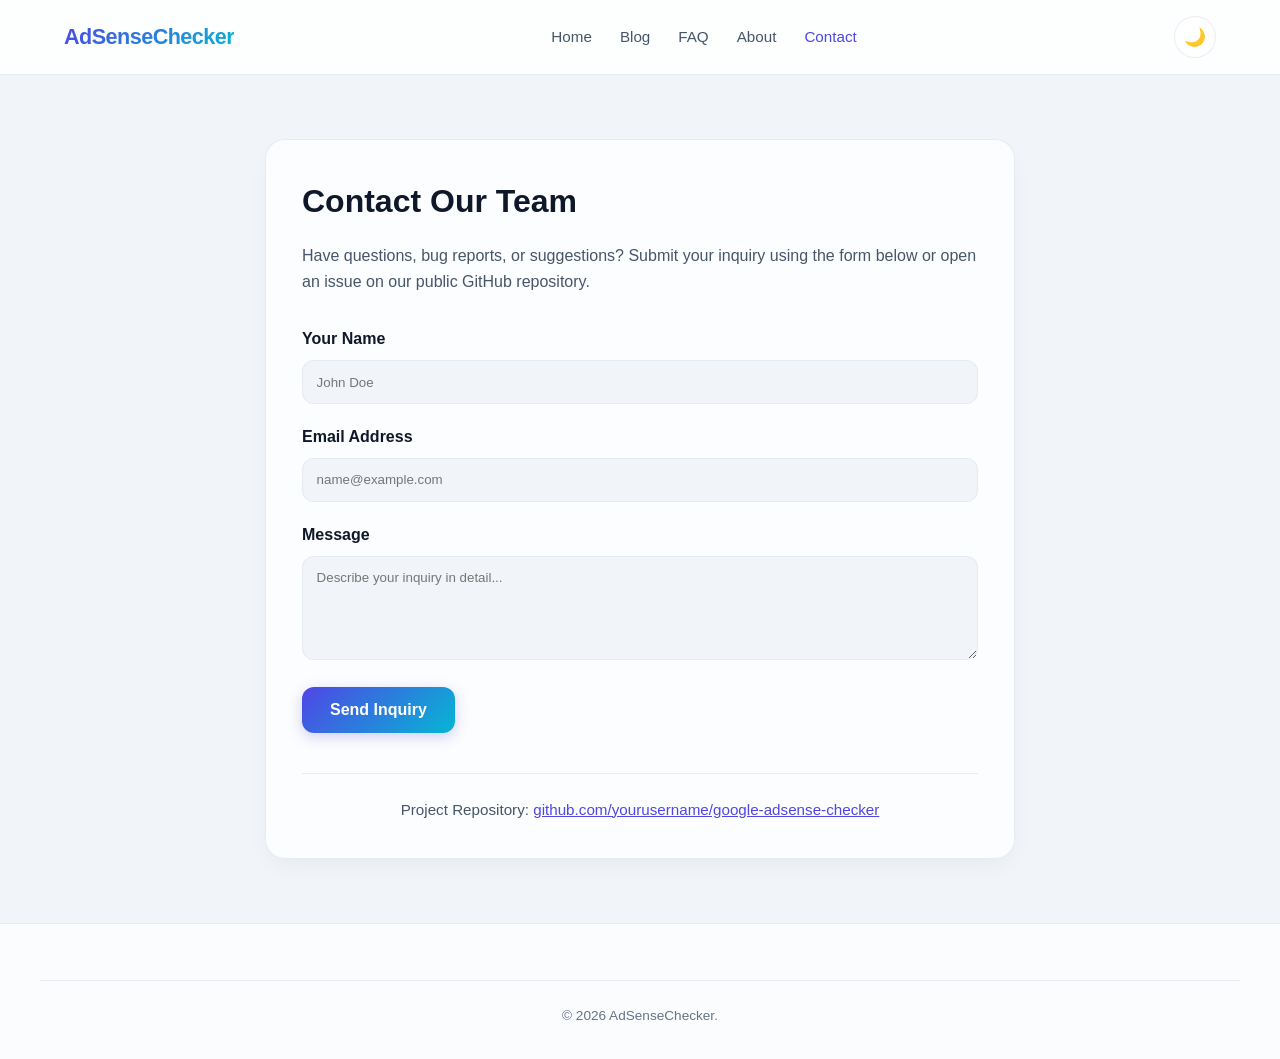
<file: contact.html>
<!DOCTYPE html>
<html lang="en" data-theme="light">
<head>
  <meta charset="UTF-8">
  <meta name="viewport" content="width=device-width, initial-scale=1.0">
  <title>Contact Us - Google AdSense Checker</title>
  <meta name="description" content="Get in touch with the AdSense Checker team for feedback, support, or partnership queries.">
  <link rel="canonical" href="https://yourusername.github.io/google-adsense-checker/contact.html">
  <link rel="stylesheet" href="css/main.css">
</head>
<body>
  <header class="navbar">
    <div class="container nav-container">
      <a href="index.html" class="logo">AdSenseChecker</a>
      <ul class="nav-links" id="navLinks">
        <li><a href="index.html">Home</a></li>
        <li><a href="blog/index.html">Blog</a></li>
        <li><a href="faq.html">FAQ</a></li>
        <li><a href="about.html">About</a></li>
        <li><a href="contact.html" class="active">Contact</a></li>
      </ul>
      <div class="nav-actions"><button id="themeToggle" class="theme-toggle">🌙</button></div>
    </div>
  </header>

  <main class="container" style="padding: 4rem 1.5rem;">
    <div class="glass-card" style="max-width: 750px; margin: 0 auto;">
      <h1 style="margin-bottom: 1rem;">Contact Our Team</h1>
      <p style="color: var(--text-muted); margin-bottom: 2rem;">Have questions, bug reports, or suggestions? Submit your inquiry using the form below or open an issue on our public GitHub repository.</p>

      <form onsubmit="alert('Thank you for your message! This static form placeholder has validated your input successfully.'); return false;" style="display: flex; flex-direction: column; gap: 1.25rem;">
        <div>
          <label style="display: block; font-weight: 600; margin-bottom: 0.5rem;">Your Name</label>
          <input type="text" placeholder="John Doe" required style="width: 100%; padding: 0.85rem; border-radius: var(--radius-md); border: 1px solid var(--border-color); background: var(--bg-body); color: var(--text-main);">
        </div>
        <div>
          <label style="display: block; font-weight: 600; margin-bottom: 0.5rem;">Email Address</label>
          <input type="email" placeholder="name@example.com" required style="width: 100%; padding: 0.85rem; border-radius: var(--radius-md); border: 1px solid var(--border-color); background: var(--bg-body); color: var(--text-main);">
        </div>
        <div>
          <label style="display: block; font-weight: 600; margin-bottom: 0.5rem;">Message</label>
          <textarea rows="5" placeholder="Describe your inquiry in detail..." required style="width: 100%; padding: 0.85rem; border-radius: var(--radius-md); border: 1px solid var(--border-color); background: var(--bg-body); color: var(--text-main); font-family: inherit;"></textarea>
        </div>
        <button type="submit" class="btn-primary" style="align-self: flex-start;">Send Inquiry</button>
      </form>

      <div style="margin-top: 2.5rem; border-top: 1px solid var(--border-color); padding-top: 1.5rem; text-align: center;">
        <p style="color: var(--text-muted); font-size: 0.95rem;">
          Project Repository: <a href="https://github.com/yourusername/google-adsense-checker" target="_blank" rel="noopener" style="color: var(--primary);">github.com/yourusername/google-adsense-checker</a>
        </p>
      </div>
    </div>
  </main>

  <footer><div class="container footer-bottom"><p>&copy; 2026 AdSenseChecker.</p></div></footer>
  <script src="js/app.js"></script>
</body>
</html>
</file>
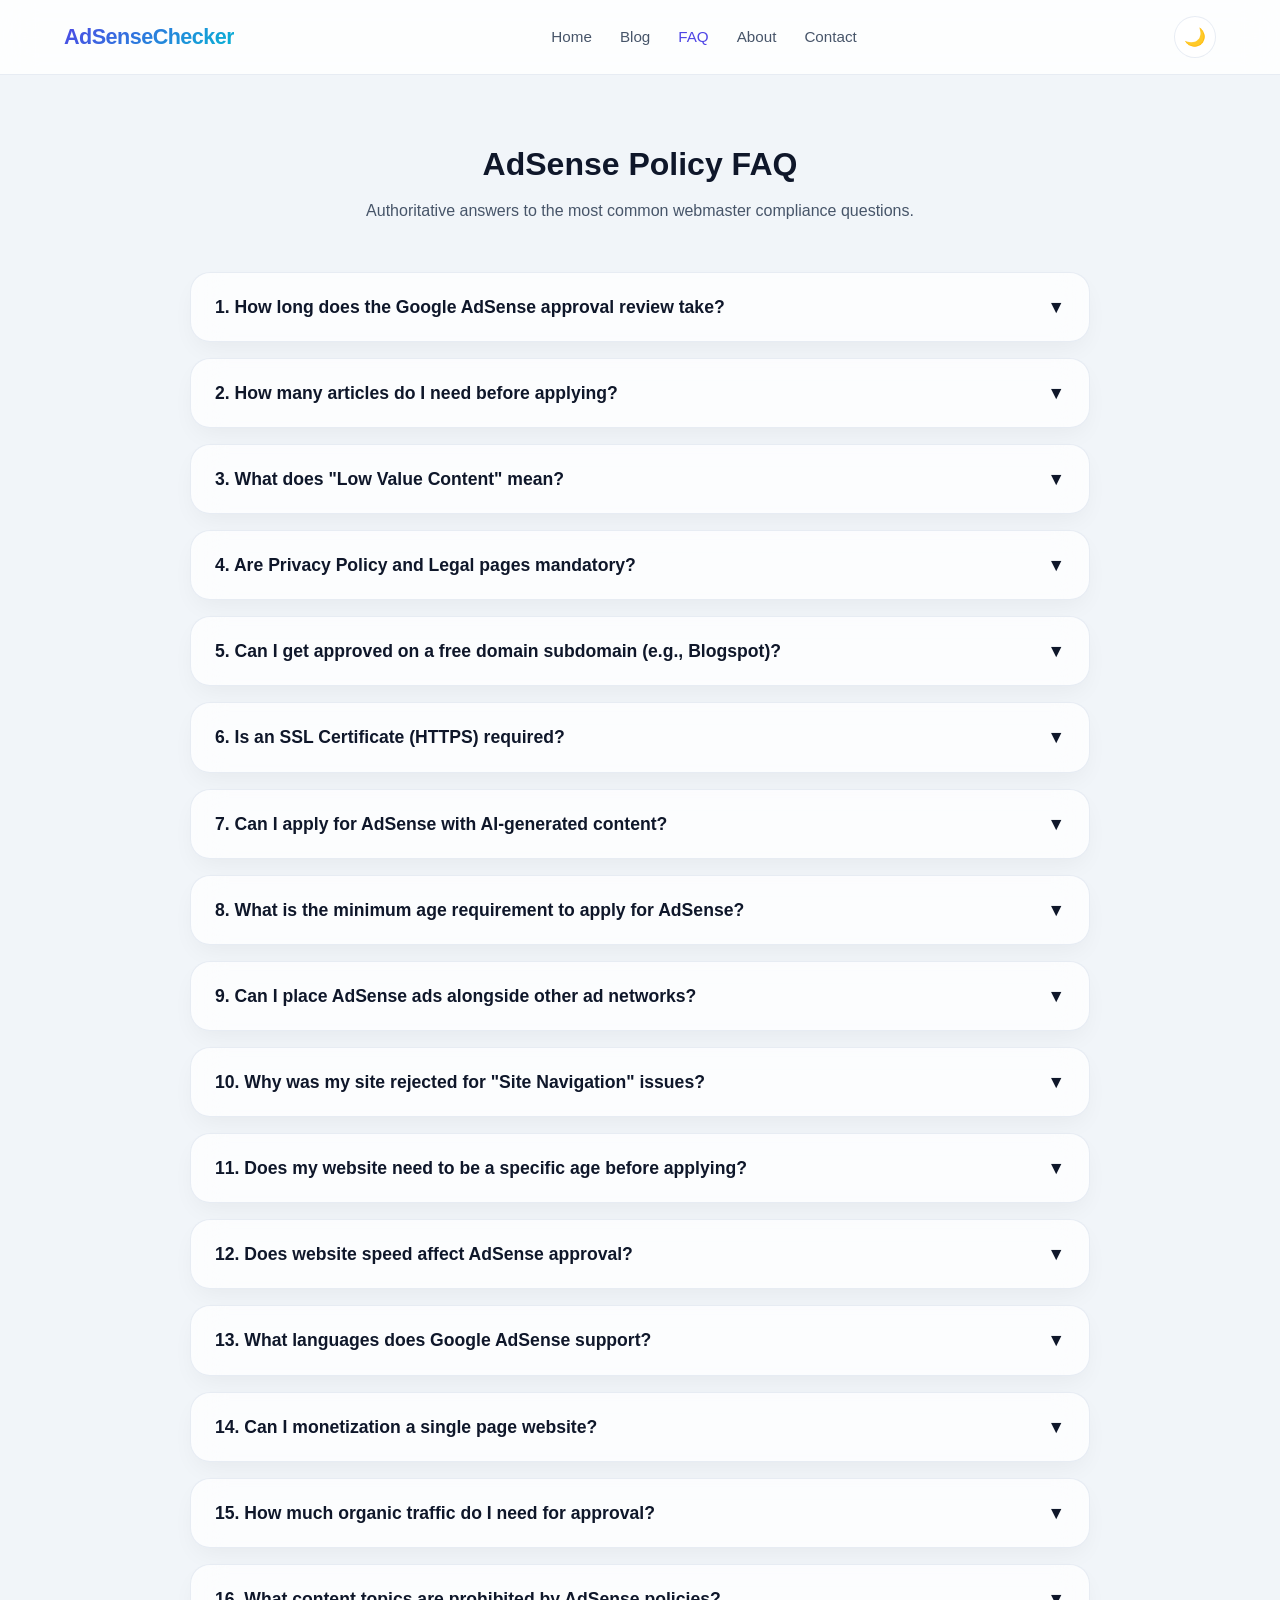
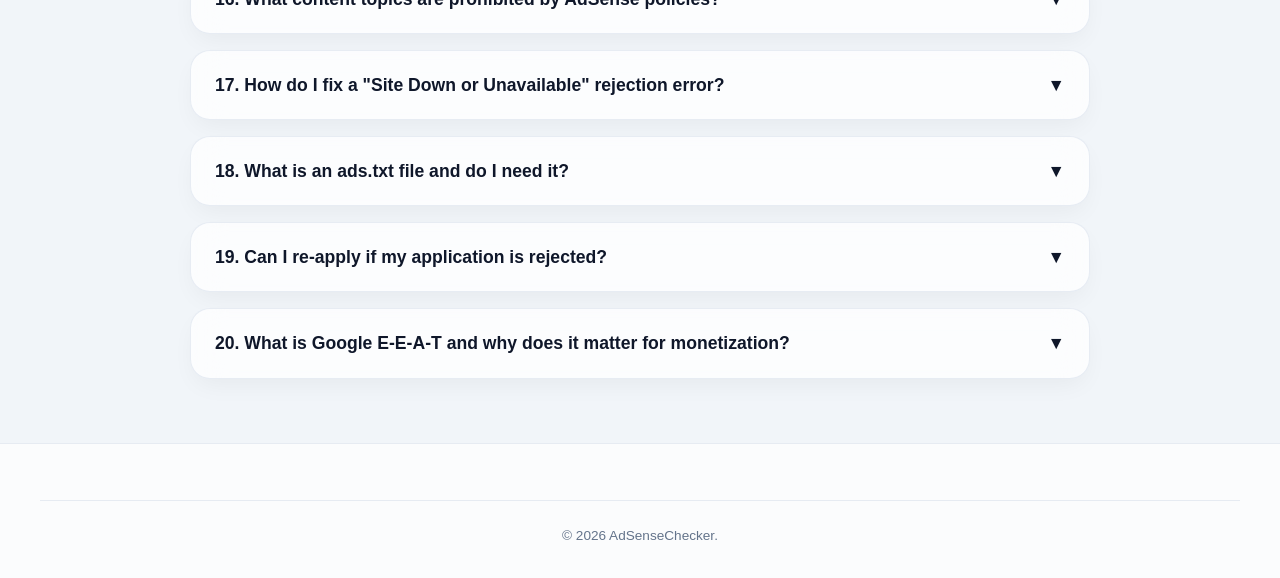
<file: faq.html>
<!DOCTYPE html>
<html lang="en" data-theme="light">
<head>
  <meta charset="UTF-8">
  <meta name="viewport" content="width=device-width, initial-scale=1.0">
  <title>Frequently Asked Questions - AdSense Readiness & Approval</title>
  <meta name="description" content="Get authoritative answers to 20+ common questions regarding Google AdSense approval requirements, policy guidelines, and rejection remedies.">
  <link rel="canonical" href="https://yourusername.github.io/google-adsense-checker/faq.html">
  <link rel="stylesheet" href="css/main.css">
  <script type="application/ld+json">
  {
    "@context": "https://schema.org",
    "@type": "FAQPage",
    "mainEntity": [
      {
        "@type": "Question",
        "name": "How many articles do I need for Google AdSense approval?",
        "acceptedAnswer": {
          "@type": "Answer",
          "text": "Google does not enforce a rigid numeric limit, but publishing at least 20 to 30 comprehensive, original articles (each 1,000+ words) ensures sufficient content depth to avoid low-value flags."
        }
      },
      {
        "@type": "Question",
        "name": "Is HTTPS SSL mandatory for AdSense approval?",
        "acceptedAnswer": {
          "@type": "Answer",
          "text": "Yes, Google considers security a core page experience signal. Websites must have an active SSL certificate (HTTPS) installed."
        }
      }
    ]
  }
  </script>
</head>
<body>
  <header class="navbar">
    <div class="container nav-container">
      <a href="index.html" class="logo">AdSenseChecker</a>
      <ul class="nav-links" id="navLinks">
        <li><a href="index.html">Home</a></li>
        <li><a href="blog/index.html">Blog</a></li>
        <li><a href="faq.html" class="active">FAQ</a></li>
        <li><a href="about.html">About</a></li>
        <li><a href="contact.html">Contact</a></li>
      </ul>
      <div class="nav-actions"><button id="themeToggle" class="theme-toggle">🌙</button></div>
    </div>
  </header>

  <main class="container" style="padding: 4rem 1.5rem;">
    <h1 style="text-align: center; margin-bottom: 0.5rem;">AdSense Policy FAQ</h1>
    <p style="text-align: center; color: var(--text-muted); margin-bottom: 3rem;">Authoritative answers to the most common webmaster compliance questions.</p>

    <div class="faq-accordion" style="max-width: 900px; margin: 0 auto;">

      <div class="glass-card faq-item">
        <div class="faq-question">1. How long does the Google AdSense approval review take? <span class="faq-icon">▼</span></div>
        <div class="faq-answer">Reviews generally take between 24 hours to 2 weeks. In rare cases involving complex domain structures, it can take up to 4 weeks.</div>
      </div>

      <div class="glass-card faq-item">
        <div class="faq-question">2. How many articles do I need before applying? <span class="faq-icon">▼</span></div>
        <div class="faq-answer">We recommend publishing at least 20 to 30 well-researched, original posts (minimum 1,000 words each) categorized neatly in navigation menus.</div>
      </div>

      <div class="glass-card faq-item">
        <div class="faq-question">3. What does "Low Value Content" mean? <span class="faq-icon">▼</span></div>
        <div class="faq-answer">This rejection error occurs when Google's automated systems detect thin content, duplicated text from other sites, auto-generated content without unique added insight, or pages lacking organic user traffic.</div>
      </div>

      <div class="glass-card faq-item">
        <div class="faq-question">4. Are Privacy Policy and Legal pages mandatory? <span class="faq-icon">▼</span></div>
        <div class="faq-answer">Yes. Google requires clear disclosures regarding cookie usage and third-party ad vendors. You must have accessible Privacy Policy, Terms & Conditions, and Contact Us pages.</div>
      </div>

      <div class="glass-card faq-item">
        <div class="faq-question">5. Can I get approved on a free domain subdomain (e.g., Blogspot)? <span class="faq-icon">▼</span></div>
        <div class="faq-answer">Yes, Google AdSense approves official Blogspot subdomains. However, custom top-level domains (.com, .org, .net) yield much higher approval rates across independent platforms.</div>
      </div>

      <div class="glass-card faq-item">
        <div class="faq-question">6. Is an SSL Certificate (HTTPS) required? <span class="faq-icon">▼</span></div>
        <div class="faq-answer">Yes. Google prioritizes user security as a primary page experience signal. Unencrypted HTTP domains face immediate technical flags.</div>
      </div>

      <div class="glass-card faq-item">
        <div class="faq-question">7. Can I apply for AdSense with AI-generated content? <span class="faq-icon">▼</span></div>
        <div class="faq-answer">While AI tools can assist writing, publishing unedited raw AI articles often triggers "Low Value Content" or programmatic spam filters. Articles must include original value, human editing, and unique insights.</div>
      </div>

      <div class="glass-card faq-item">
        <div class="faq-question">8. What is the minimum age requirement to apply for AdSense? <span class="faq-icon">▼</span></div>
        <div class="faq-answer">Applicants must be at least 18 years old. If you are under 18, a parent or legal guardian must apply using their own verified Google Account.</div>
      </div>

      <div class="glass-card faq-item">
        <div class="faq-question">9. Can I place AdSense ads alongside other ad networks? <span class="faq-icon">▼</span></div>
        <div class="faq-answer">Yes, provided the alternative ad network adheres to Google's content policies and the overall page layout isn't overcrowded with ad units.</div>
      </div>

      <div class="glass-card faq-item">
        <div class="faq-question">10. Why was my site rejected for "Site Navigation" issues? <span class="faq-icon">▼</span></div>
        <div class="faq-answer">This occurs when menus contain broken links, point to empty categories, lack intuitive structure, or use deceptive UI element placements.</div>
      </div>

      <div class="glass-card faq-item">
        <div class="faq-question">11. Does my website need to be a specific age before applying? <span class="faq-icon">▼</span></div>
        <div class="faq-answer">In certain regions (such as India and China), Google historically preferred domains to be at least 6 months old. Generally, quality content and organic traffic matter more than raw domain age.</div>
      </div>

      <div class="glass-card faq-item">
        <div class="faq-question">12. Does website speed affect AdSense approval? <span class="faq-icon">▼</span></div>
        <div class="faq-answer">Indirectly, yes. Mobile usability and Core Web Vitals contribute to page experience scoring during automated compliance evaluations.</div>
      </div>

      <div class="glass-card faq-item">
        <div class="faq-question">13. What languages does Google AdSense support? <span class="faq-icon">▼</span></div>
        <div class="faq-answer">AdSense supports over 50 major languages. Ensure your primary publishing language is supported in Google's official AdSense language roster.</div>
      </div>

      <div class="glass-card faq-item">
        <div class="faq-question">14. Can I monetization a single page website? <span class="faq-icon">▼</span></div>
        <div class="faq-answer">It is exceedingly difficult. Google favors multi-page websites featuring organized navigation structures and continuous content publishing.</div>
      </div>

      <div class="glass-card faq-item">
        <div class="faq-question">15. How much organic traffic do I need for approval? <span class="faq-icon">▼</span></div>
        <div class="faq-answer">There is no official traffic threshold, but having consistent organic search traffic demonstrates real user engagement to Google's approval reviewers.</div>
      </div>

      <div class="glass-card faq-item">
        <div class="faq-question">16. What content topics are prohibited by AdSense policies? <span class="faq-icon">▼</span></div>
        <div class="faq-answer">Adult content, illegal downloads/piracy, hate speech, dangerous products, copyrighted media, and deceptive financial schemes are strictly banned.</div>
      </div>

      <div class="glass-card faq-item">
        <div class="faq-question">17. How do I fix a "Site Down or Unavailable" rejection error? <span class="faq-icon">▼</span></div>
        <div class="faq-answer">Verify your robots.txt file isn't blocking Googlebot, remove aggressive firewall challenges (like Cloudflare Under Attack Mode), and ensure valid DNS records.</div>
      </div>

      <div class="glass-card faq-item">
        <div class="faq-question">18. What is an ads.txt file and do I need it? <span class="faq-icon">▼</span></div>
        <div class="faq-answer">An ads.txt (Authorized Digital Sellers) file protects your ad inventory from fraud. AdSense requires adding a verified ads.txt line to your site root after approval.</div>
      </div>

      <div class="glass-card faq-item">
        <div class="faq-question">19. Can I re-apply if my application is rejected? <span class="faq-icon">▼</span></div>
        <div class="faq-answer">Yes, there is no limit on re-applications. Address every highlighted issue in your rejection report before re-submitting.</div>
      </div>

      <div class="glass-card faq-item">
        <div class="faq-question">20. What is Google E-E-A-T and why does it matter for monetization? <span class="faq-icon">▼</span></div>
        <div class="faq-answer">E-E-A-T stands for Experience, Expertise, Authoritativeness, and Trustworthiness. Google uses these quality signals to ensure sites showing ads deliver reliable value.</div>
      </div>

    </div>
  </main>

  <footer><div class="container footer-bottom"><p>&copy; 2026 AdSenseChecker.</p></div></footer>
  <script src="js/app.js"></script>
</body>
</html>
</file>
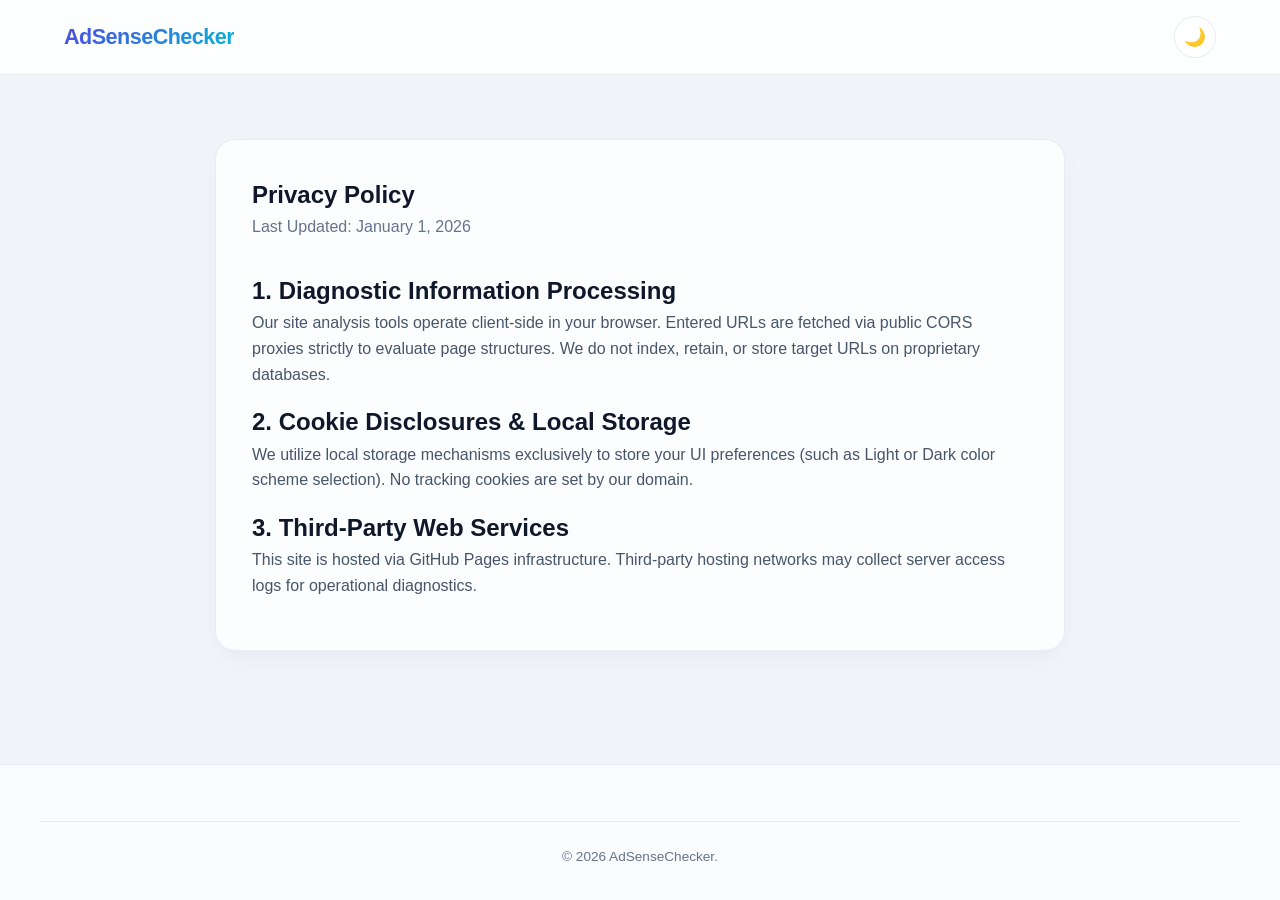
<file: privacy-policy.html>
<!DOCTYPE html>
<html lang="en" data-theme="light">
<head>
  <meta charset="UTF-8">
  <meta name="viewport" content="width=device-width, initial-scale=1.0">
  <title>Privacy Policy - Google AdSense Checker</title>
  <link rel="stylesheet" href="css/main.css">
  <link rel="canonical" href="https://yourusername.github.io/google-adsense-checker/privacy-policy.html">
</head>
<body>
  <header class="navbar">
    <div class="container nav-container">
      <a href="index.html" class="logo">AdSenseChecker</a>
      <div class="nav-actions"><button id="themeToggle" class="theme-toggle">🌙</button></div>
    </div>
  </header>

  <main class="container" style="padding: 4rem 1.5rem;">
    <article class="glass-card" style="max-width: 850px; margin: 0 auto;">
      <h1>Privacy Policy</h1>
      <p style="color: var(--text-subtle); margin-bottom: 2rem;">Last Updated: January 1, 2026</p>

      <h2>1. Diagnostic Information Processing</h2>
      <p style="color: var(--text-muted); margin-bottom: 1rem;">Our site analysis tools operate client-side in your browser. Entered URLs are fetched via public CORS proxies strictly to evaluate page structures. We do not index, retain, or store target URLs on proprietary databases.</p>

      <h2>2. Cookie Disclosures & Local Storage</h2>
      <p style="color: var(--text-muted); margin-bottom: 1rem;">We utilize local storage mechanisms exclusively to store your UI preferences (such as Light or Dark color scheme selection). No tracking cookies are set by our domain.</p>

      <h2>3. Third-Party Web Services</h2>
      <p style="color: var(--text-muted); margin-bottom: 1rem;">This site is hosted via GitHub Pages infrastructure. Third-party hosting networks may collect server access logs for operational diagnostics.</p>
    </article>
  </main>

  <footer><div class="container footer-bottom"><p>&copy; 2026 AdSenseChecker.</p></div></footer>
  <script src="js/app.js"></script>
</body>
</html>
</file>
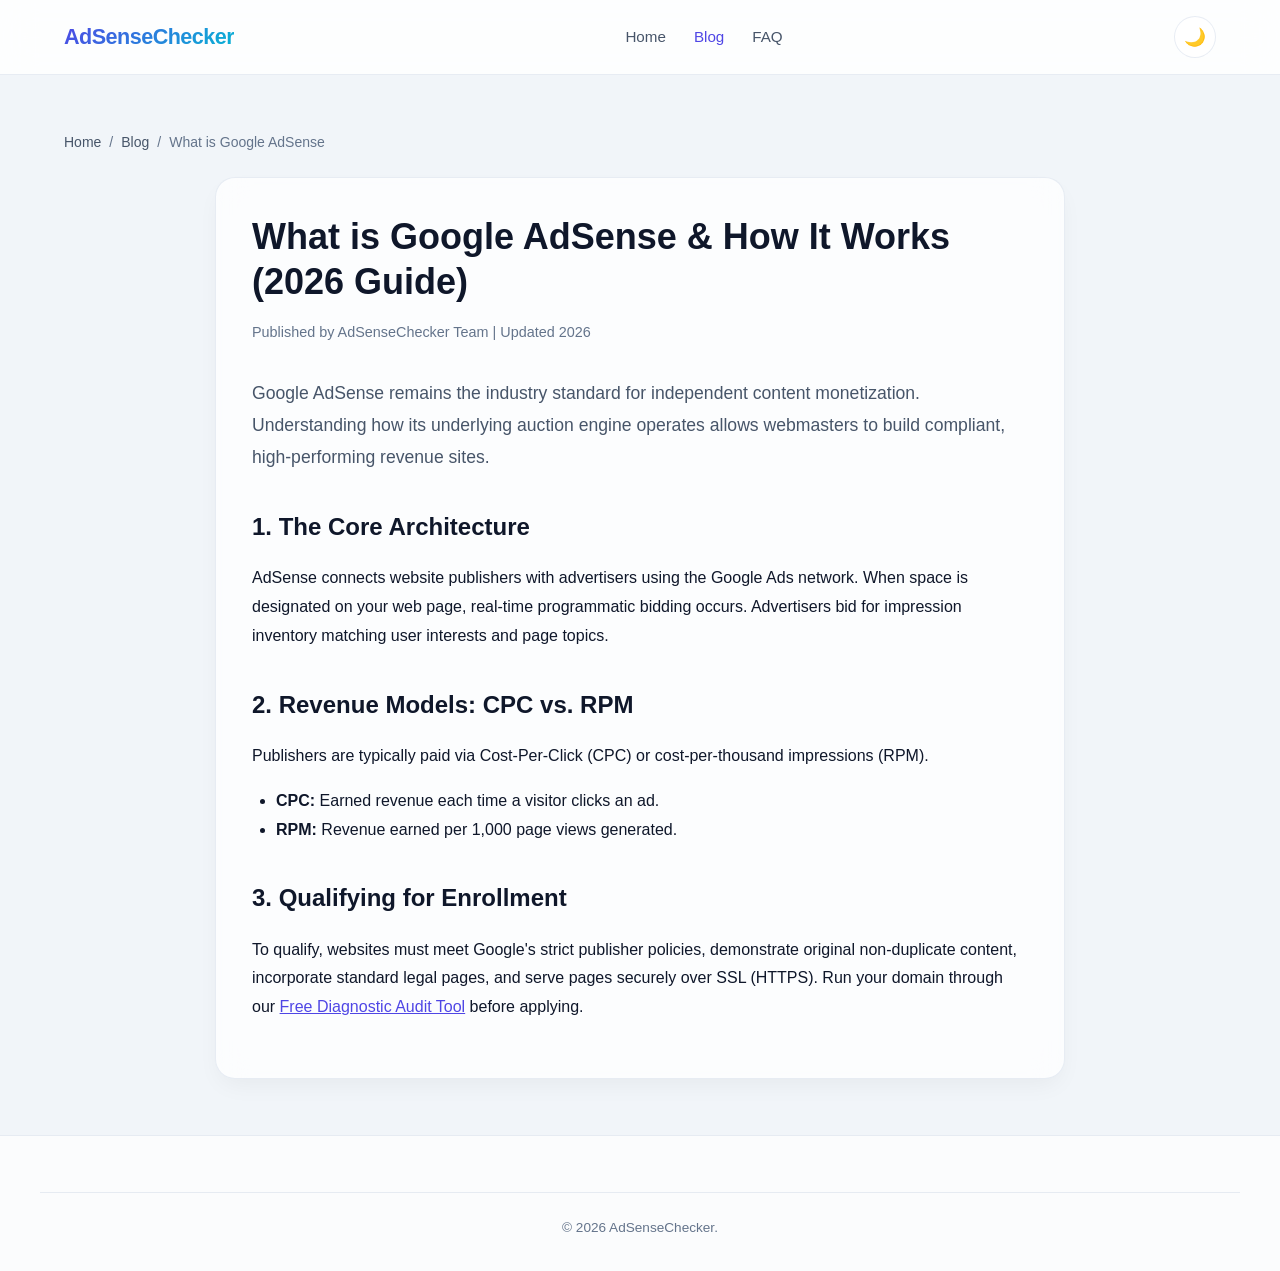
<file: blog/what-is-google-adsense.html>
<!DOCTYPE html>
<html lang="en" data-theme="light">
<head>
  <meta charset="UTF-8">
  <meta name="viewport" content="width=device-width, initial-scale=1.0">
  <title>What is Google AdSense & How It Works (2026 Guide) - AdSense Checker</title>
  <meta name="description" content="Comprehensive technical guide explaining how Google AdSense functions, programmatic ad auctions, CTR metrics, and publisher monetization models.">
  <link rel="canonical" href="https://yourusername.github.io/google-adsense-checker/blog/what-is-google-adsense.html">

  <meta property="og:type" content="article">
  <meta property="og:title" content="What is Google AdSense & How It Works">
  <meta property="og:description" content="Complete 2026 breakdown of Google AdSense mechanics for digital creators.">

  <link rel="stylesheet" href="../css/main.css">

  <script type="application/ld+json">
  {
    "@context": "https://schema.org",
    "@type": "BlogPosting",
    "headline": "What is Google AdSense & How It Works (2026 Guide)",
    "description": "Comprehensive guide breaking down Google AdSense programmatic ad auctions and revenue models.",
    "author": { "@type": "Organization", "name": "AdSenseChecker Team" },
    "publisher": { "@type": "Organization", "name": "AdSense Checker" },
    "datePublished": "2026-01-15"
  }
  </script>
</head>
<body>
  <header class="navbar">
    <div class="container nav-container">
      <a href="../index.html" class="logo">AdSenseChecker</a>
      <ul class="nav-links" id="navLinks">
        <li><a href="../index.html">Home</a></li>
        <li><a href="index.html" class="active">Blog</a></li>
        <li><a href="../faq.html">FAQ</a></li>
      </ul>
      <div class="nav-actions"><button id="themeToggle" class="theme-toggle">🌙</button></div>
    </div>
  </header>

  <main class="container" style="padding: 3.5rem 1.5rem;">
    <ul class="breadcrumb">
      <li><a href="../index.html">Home</a></li>
      <li><a href="index.html">Blog</a></li>
      <li>What is Google AdSense</li>
    </ul>

    <article class="glass-card" style="max-width: 850px; margin: 0 auto; line-height: 1.8;">
      <h1 style="font-size: 2.25rem; line-height: 1.25; margin-bottom: 1rem;">What is Google AdSense & How It Works (2026 Guide)</h1>
      <div style="font-size: 0.9rem; color: var(--text-subtle); margin-bottom: 2rem;">Published by AdSenseChecker Team | Updated 2026</div>

      <p style="font-size: 1.1rem; color: var(--text-muted); margin-bottom: 1.5rem;">
        Google AdSense remains the industry standard for independent content monetization. Understanding how its underlying auction engine operates allows webmasters to build compliant, high-performing revenue sites.
      </p>

      <h2 style="margin-top: 2rem; margin-bottom: 1rem;">1. The Core Architecture</h2>
      <p style="margin-bottom: 1.25rem;">
        AdSense connects website publishers with advertisers using the Google Ads network. When space is designated on your web page, real-time programmatic bidding occurs. Advertisers bid for impression inventory matching user interests and page topics.
      </p>

      <h2 style="margin-top: 2rem; margin-bottom: 1rem;">2. Revenue Models: CPC vs. RPM</h2>
      <p style="margin-bottom: 1rem;">
        Publishers are typically paid via Cost-Per-Click (CPC) or cost-per-thousand impressions (RPM).
      </p>
      <ul style="padding-left: 1.5rem; margin-bottom: 1.5rem;">
        <li><b>CPC:</b> Earned revenue each time a visitor clicks an ad.</li>
        <li><b>RPM:</b> Revenue earned per 1,000 page views generated.</li>
      </ul>

      <h2 style="margin-top: 2rem; margin-bottom: 1rem;">3. Qualifying for Enrollment</h2>
      <p style="margin-bottom: 1.25rem;">
        To qualify, websites must meet Google's strict publisher policies, demonstrate original non-duplicate content, incorporate standard legal pages, and serve pages securely over SSL (HTTPS). Run your domain through our <a href="../index.html" style="color: var(--primary);">Free Diagnostic Audit Tool</a> before applying.
      </p>
    </article>
  </main>

  <footer><div class="container footer-bottom"><p>&copy; 2026 AdSenseChecker.</p></div></footer>
  <script src="../js/app.js"></script>
</body>
</html>
</file>
<file: css/main.css>
/* ==========================================================================
   Design Token Engine & CSS Variables
   ========================================================================== */
:root {
  --font-sans: -apple-system, BlinkMacSystemFont, "Segoe UI", Roboto, Oxygen, Ubuntu, Cantarell, "Open Sans", "Helvetica Neue", sans-serif;
  --font-mono: "SFMono-Regular", Consolas, "Liberation Mono", Menlo, Courier, monospace;

  /* Light Theme Palette */
  --bg-body: #f1f5f9;
  --bg-card: rgba(255, 255, 255, 0.75);
  --bg-card-hover: rgba(255, 255, 255, 0.9);
  --bg-glass-nav: rgba(255, 255, 255, 0.85);
  --border-color: rgba(226, 232, 240, 0.8);
  --border-accent: rgba(99, 102, 241, 0.3);

  --text-main: #0f172a;
  --text-muted: #475569;
  --text-subtle: #64748b;

  --primary: #4f46e5;
  --primary-hover: #4338ca;
  --primary-glow: rgba(79, 70, 229, 0.25);
  --accent-gradient: linear-gradient(135deg, #4f46e5 0%, #06b6d4 100%);
  --accent-gradient-hover: linear-gradient(135deg, #4338ca 0%, #0891b2 100%);

  /* Indicator Colors */
  --color-success: #10b981;
  --color-warning: #f59e0b;
  --color-danger: #ef4444;

  /* Glassmorphism Specs */
  --backdrop-blur: blur(16px);
  --shadow-sm: 0 2px 4px 0 rgba(0, 0, 0, 0.05);
  --shadow-md: 0 10px 25px -5px rgba(0, 0, 0, 0.05), 0 8px 10px -6px rgba(0, 0, 0, 0.01);
  --shadow-lg: 0 20px 30px -10px rgba(0, 0, 0, 0.07);
  --radius-sm: 0.375rem;
  --radius-md: 0.75rem;
  --radius-lg: 1.25rem;
  --radius-full: 9999px;
}

[data-theme="dark"] {
  --bg-body: #090d16;
  --bg-card: rgba(17, 24, 39, 0.65);
  --bg-card-hover: rgba(31, 41, 55, 0.85);
  --bg-glass-nav: rgba(15, 23, 42, 0.85);
  --border-color: rgba(255, 255, 255, 0.08);
  --border-accent: rgba(129, 140, 248, 0.3);

  --text-main: #f8fafc;
  --text-muted: #cbd5e1;
  --text-subtle: #94a3b8;

  --primary: #6366f1;
  --primary-hover: #818cf8;
  --primary-glow: rgba(99, 102, 241, 0.35);
  --accent-gradient: linear-gradient(135deg, #6366f1 0%, #22d3ee 100%);
  --shadow-md: 0 10px 25px -5px rgba(0, 0, 0, 0.5);
  --shadow-lg: 0 20px 30px -10px rgba(0, 0, 0, 0.6);
}

/* ==========================================================================
   Global Reset & Layout Foundations
   ========================================================================== */
*, *::before, *::after {
  box-sizing: border-box;
  margin: 0;
  padding: 0;
}

html {
  scroll-behavior: smooth;
  font-size: 16px;
}

body {
  font-family: var(--font-sans);
  background-color: var(--bg-body);
  color: var(--text-main);
  line-height: 1.6;
  min-height: 100vh;
  display: flex;
  flex-direction: column;
  transition: background-color 0.3s ease, color 0.3s ease;
  overflow-x: hidden;
}

.container {
  width: 100%;
  max-width: 1200px;
  margin: 0 auto;
  padding: 0 1.5rem;
}

/* ==========================================================================
   Glassmorphism Component Library
   ========================================================================== */
.glass-card {
  background: var(--bg-card);
  backdrop-filter: var(--backdrop-blur);
  -webkit-backdrop-filter: var(--backdrop-blur);
  border: 1px solid var(--border-color);
  border-radius: var(--radius-lg);
  box-shadow: var(--shadow-md);
  padding: 2.25rem;
  transition: transform 0.3s cubic-bezier(0.4, 0, 0.2, 1), box-shadow 0.3s ease, border-color 0.3s ease;
}

.glass-card:hover {
  border-color: var(--border-accent);
}

.btn-primary {
  display: inline-flex;
  align-items: center;
  justify-content: center;
  gap: 0.5rem;
  background: var(--accent-gradient);
  color: #ffffff;
  border: none;
  padding: 0.85rem 1.75rem;
  font-weight: 600;
  font-size: 1rem;
  border-radius: var(--radius-md);
  cursor: pointer;
  box-shadow: 0 4px 14px var(--primary-glow);
  text-decoration: none;
  transition: all 0.25s ease;
}

.btn-primary:hover {
  transform: translateY(-2px);
  box-shadow: 0 6px 20px var(--primary-glow);
  opacity: 0.95;
}

.btn-secondary {
  display: inline-flex;
  align-items: center;
  justify-content: center;
  background: transparent;
  color: var(--text-main);
  border: 1px solid var(--border-color);
  padding: 0.85rem 1.75rem;
  font-weight: 600;
  font-size: 1rem;
  border-radius: var(--radius-md);
  cursor: pointer;
  text-decoration: none;
  transition: all 0.25s ease;
}

.btn-secondary:hover {
  background: var(--bg-card-hover);
  border-color: var(--primary);
  color: var(--primary);
}

/* ==========================================================================
   Header & Navigation Module
   ========================================================================== */
.navbar {
  position: sticky;
  top: 0;
  z-index: 1000;
  background: var(--bg-glass-nav);
  backdrop-filter: var(--backdrop-blur);
  -webkit-backdrop-filter: var(--backdrop-blur);
  border-bottom: 1px solid var(--border-color);
  padding: 1rem 0;
}

.nav-container {
  display: flex;
  justify-content: space-between;
  align-items: center;
}

.logo {
  font-size: 1.35rem;
  font-weight: 800;
  letter-spacing: -0.025em;
  background: var(--accent-gradient);
  -webkit-background-clip: text;
  -webkit-text-fill-color: transparent;
  text-decoration: none;
  display: flex;
  align-items: center;
  gap: 0.5rem;
}

.nav-links {
  display: flex;
  gap: 1.75rem;
  list-style: none;
  align-items: center;
}

.nav-links a {
  color: var(--text-muted);
  text-decoration: none;
  font-weight: 500;
  font-size: 0.95rem;
  transition: color 0.2s ease;
}

.nav-links a:hover,
.nav-links a.active {
  color: var(--primary);
}

.nav-actions {
  display: flex;
  align-items: center;
  gap: 1rem;
}

.theme-toggle {
  background: var(--bg-card);
  border: 1px solid var(--border-color);
  width: 42px;
  height: 42px;
  border-radius: var(--radius-full);
  cursor: pointer;
  display: flex;
  align-items: center;
  justify-content: center;
  color: var(--text-main);
  font-size: 1.1rem;
  transition: all 0.2s ease;
}

.theme-toggle:hover {
  border-color: var(--primary);
}

.mobile-menu-btn {
  display: none;
  background: none;
  border: none;
  font-size: 1.5rem;
  color: var(--text-main);
  cursor: pointer;
}

/* Mobile Drawer Overlay */
@media (max-width: 868px) {
  .mobile-menu-btn { display: block; }
  .nav-links {
    position: fixed;
    top: 65px;
    left: 0;
    right: 0;
    background: var(--bg-body);
    border-bottom: 1px solid var(--border-color);
    flex-direction: column;
    padding: 1.5rem;
    gap: 1.25rem;
    transform: translateY(-150%);
    transition: transform 0.3s cubic-bezier(0.4, 0, 0.2, 1);
    box-shadow: var(--shadow-lg);
  }
  .nav-links.active { transform: translateY(0); }
}

/* ==========================================================================
   Hero & Tool Workspace Section
   ========================================================================== */
.hero-section {
  padding: 4.5rem 0 3.5rem;
  text-align: center;
}

.badge {
  display: inline-block;
  padding: 0.35rem 0.85rem;
  background: rgba(79, 70, 229, 0.1);
  color: var(--primary);
  border: 1px solid var(--border-accent);
  border-radius: var(--radius-full);
  font-size: 0.85rem;
  font-weight: 600;
  margin-bottom: 1.25rem;
}

.hero-title {
  font-size: clamp(2.1rem, 4vw, 3.5rem);
  font-weight: 800;
  line-height: 1.15;
  letter-spacing: -0.03em;
  margin-bottom: 1.25rem;
}

.hero-subtitle {
  color: var(--text-muted);
  font-size: 1.15rem;
  max-width: 720px;
  margin: 0 auto 2.5rem;
}

.checker-wrapper {
  max-width: 800px;
  margin: 0 auto;
}

.checker-form {
  display: flex;
  gap: 0.75rem;
}

.checker-form input {
  flex: 1;
  padding: 0.95rem 1.25rem;
  border-radius: var(--radius-md);
  border: 1px solid var(--border-color);
  background: rgba(255, 255, 255, 0.05);
  color: var(--text-main);
  font-size: 1rem;
  outline: none;
  transition: border-color 0.2s ease, box-shadow 0.2s ease;
}

.checker-form input:focus {
  border-color: var(--primary);
  box-shadow: 0 0 0 3px var(--primary-glow);
}

@media (max-width: 640px) {
  .checker-form { flex-direction: column; }
}

/* Results UI Grid */
.results-grid {
  display: grid;
  grid-template-columns: repeat(auto-fit, minmax(220px, 1fr));
  gap: 1.5rem;
  margin-top: 2rem;
}

.score-card {
  text-align: center;
  padding: 1.75rem 1rem;
}

.score-circle {
  width: 95px;
  height: 95px;
  border-radius: var(--radius-full);
  border: 7px solid var(--primary);
  display: flex;
  align-items: center;
  justify-content: center;
  font-size: 1.85rem;
  font-weight: 800;
  margin: 0 auto 1rem;
  background: var(--bg-card);
}

.score-circle.pass { border-color: var(--color-success); color: var(--color-success); }
.score-circle.warn { border-color: var(--color-warning); color: var(--color-warning); }
.score-circle.fail { border-color: var(--color-danger); color: var(--color-danger); }

/* ==========================================================================
   Article Grid & Content Layout
   ========================================================================== */
.blog-grid {
  display: grid;
  grid-template-columns: repeat(auto-fill, minmax(320px, 1fr));
  gap: 2rem;
  margin: 2.5rem 0;
}

.blog-card {
  display: flex;
  flex-direction: column;
  justify-content: space-between;
  height: 100%;
}

.blog-card h3 {
  font-size: 1.3rem;
  margin-bottom: 0.75rem;
  line-height: 1.35;
}

.blog-card h3 a {
  color: var(--text-main);
  text-decoration: none;
  transition: color 0.2s ease;
}

.blog-card h3 a:hover {
  color: var(--primary);
}

.blog-card p {
  color: var(--text-muted);
  font-size: 0.95rem;
  margin-bottom: 1.5rem;
  flex-grow: 1;
}

.meta-info {
  display: flex;
  justify-content: space-between;
  align-items: center;
  font-size: 0.85rem;
  color: var(--text-subtle);
  border-top: 1px solid var(--border-color);
  padding-top: 1rem;
}

/* Breadcrumb Navigation */
.breadcrumb {
  display: flex;
  align-items: center;
  gap: 0.5rem;
  list-style: none;
  font-size: 0.875rem;
  color: var(--text-subtle);
  margin-bottom: 1.5rem;
}

.breadcrumb a {
  color: var(--text-muted);
  text-decoration: none;
}

.breadcrumb a:hover { color: var(--primary); }
.breadcrumb li::after { content: "/"; margin-left: 0.5rem; }
.breadcrumb li:last-child::after { content: ""; }

/* Accordion FAQ Component */
.faq-accordion {
  display: flex;
  flex-direction: column;
  gap: 1rem;
  margin: 2rem 0;
}

.faq-item {
  cursor: pointer;
  padding: 1.25rem 1.5rem;
}

.faq-question {
  display: flex;
  justify-content: space-between;
  align-items: center;
  font-weight: 700;
  font-size: 1.1rem;
}

.faq-answer {
  max-height: 0;
  overflow: hidden;
  transition: max-height 0.3s ease, margin-top 0.3s ease;
  color: var(--text-muted);
  font-size: 0.975rem;
}

.faq-item.active .faq-answer {
  max-height: 300px;
  margin-top: 0.85rem;
}

.faq-icon {
  transition: transform 0.3s ease;
}

.faq-item.active .faq-icon {
  transform: rotate(180deg);
}

/* ==========================================================================
   Footer Component
   ========================================================================== */
footer {
  margin-top: auto;
  border-top: 1px solid var(--border-color);
  background: var(--bg-card);
  padding: 3.5rem 0 2rem;
  color: var(--text-muted);
  font-size: 0.925rem;
}

.footer-grid {
  display: grid;
  grid-template-columns: 2fr repeat(3, 1fr);
  gap: 2.5rem;
  margin-bottom: 2.5rem;
}

@media (max-width: 768px) {
  .footer-grid { grid-template-columns: 1fr 1fr; }
}

@media (max-width: 480px) {
  .footer-grid { grid-template-columns: 1fr; }
}

.footer-col h4 {
  color: var(--text-main);
  font-size: 1rem;
  margin-bottom: 1rem;
}

.footer-col ul {
  list-style: none;
  display: flex;
  flex-direction: column;
  gap: 0.6rem;
}

.footer-col a {
  color: var(--text-muted);
  text-decoration: none;
  transition: color 0.2s ease;
}

.footer-col a:hover {
  color: var(--primary);
}

.footer-bottom {
  border-top: 1px solid var(--border-color);
  padding-top: 1.5rem;
  text-align: center;
  color: var(--text-subtle);
  font-size: 0.85rem;
}
</file>
